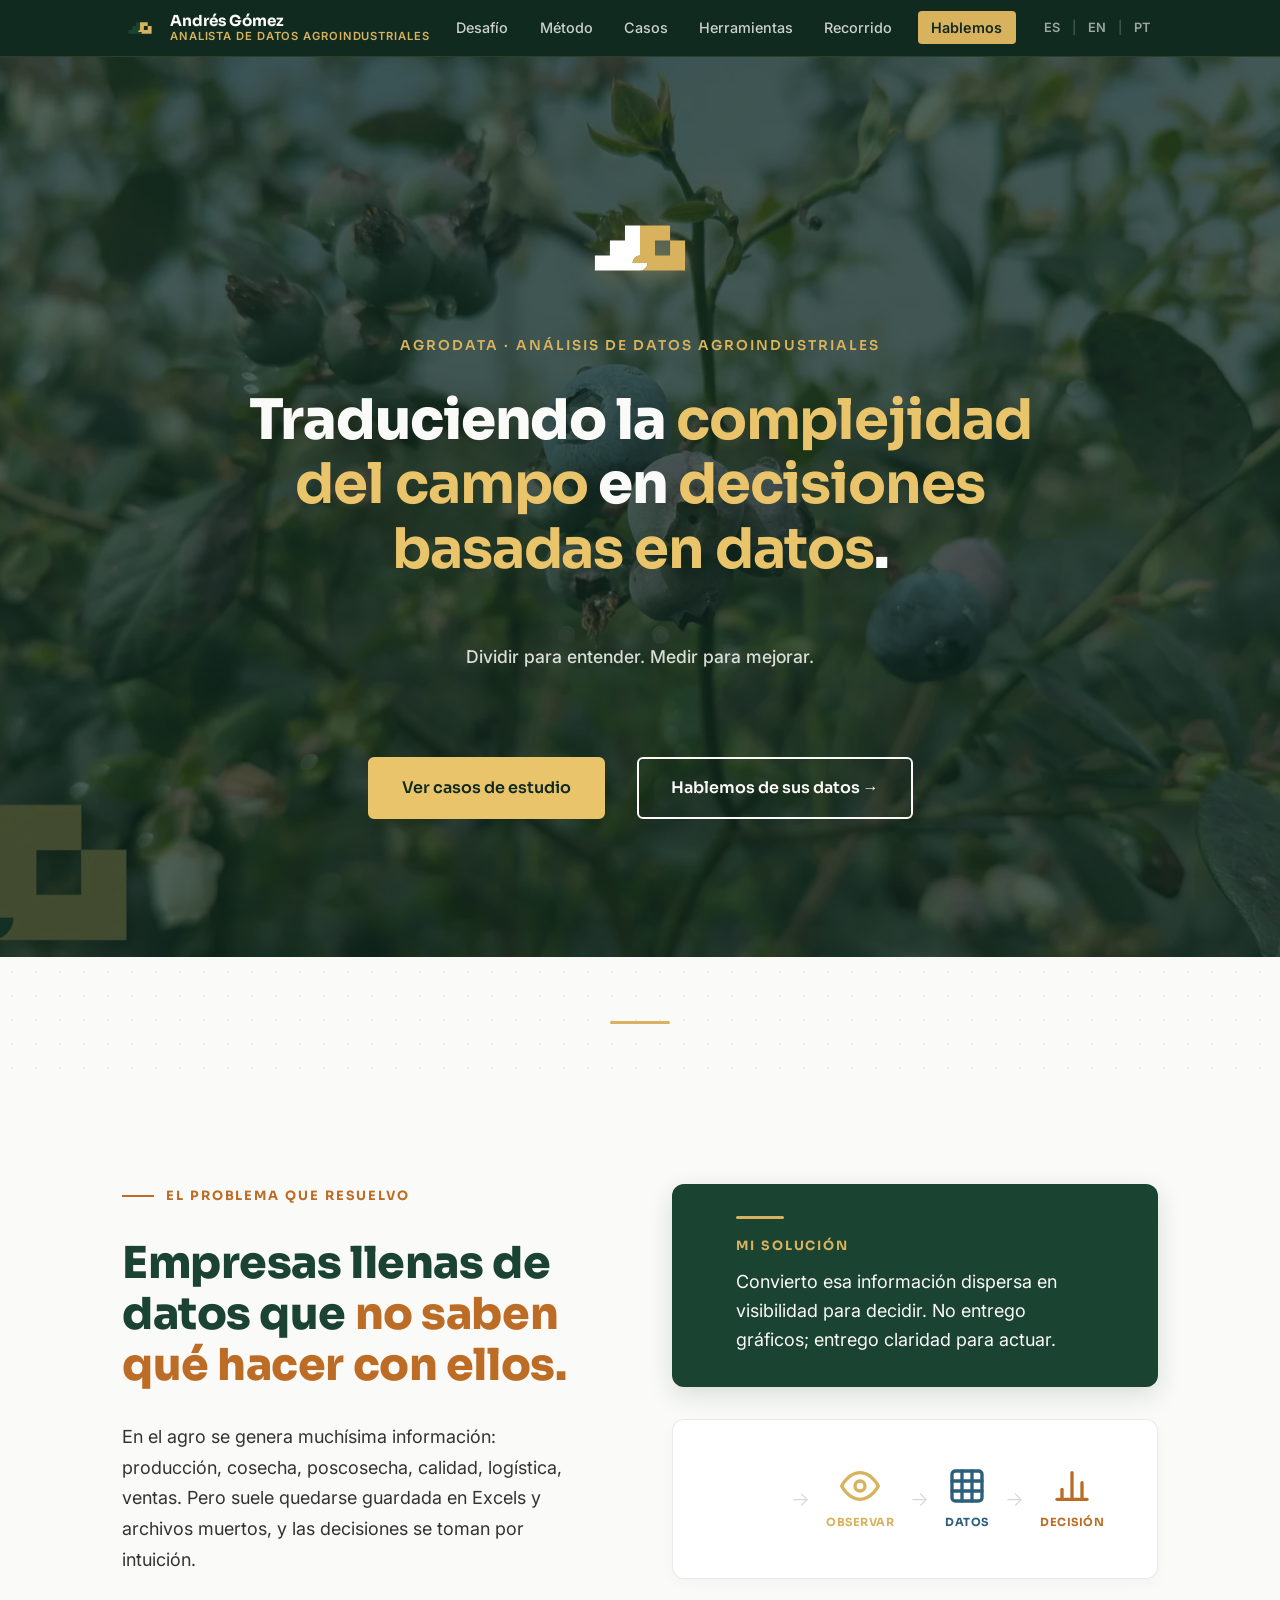
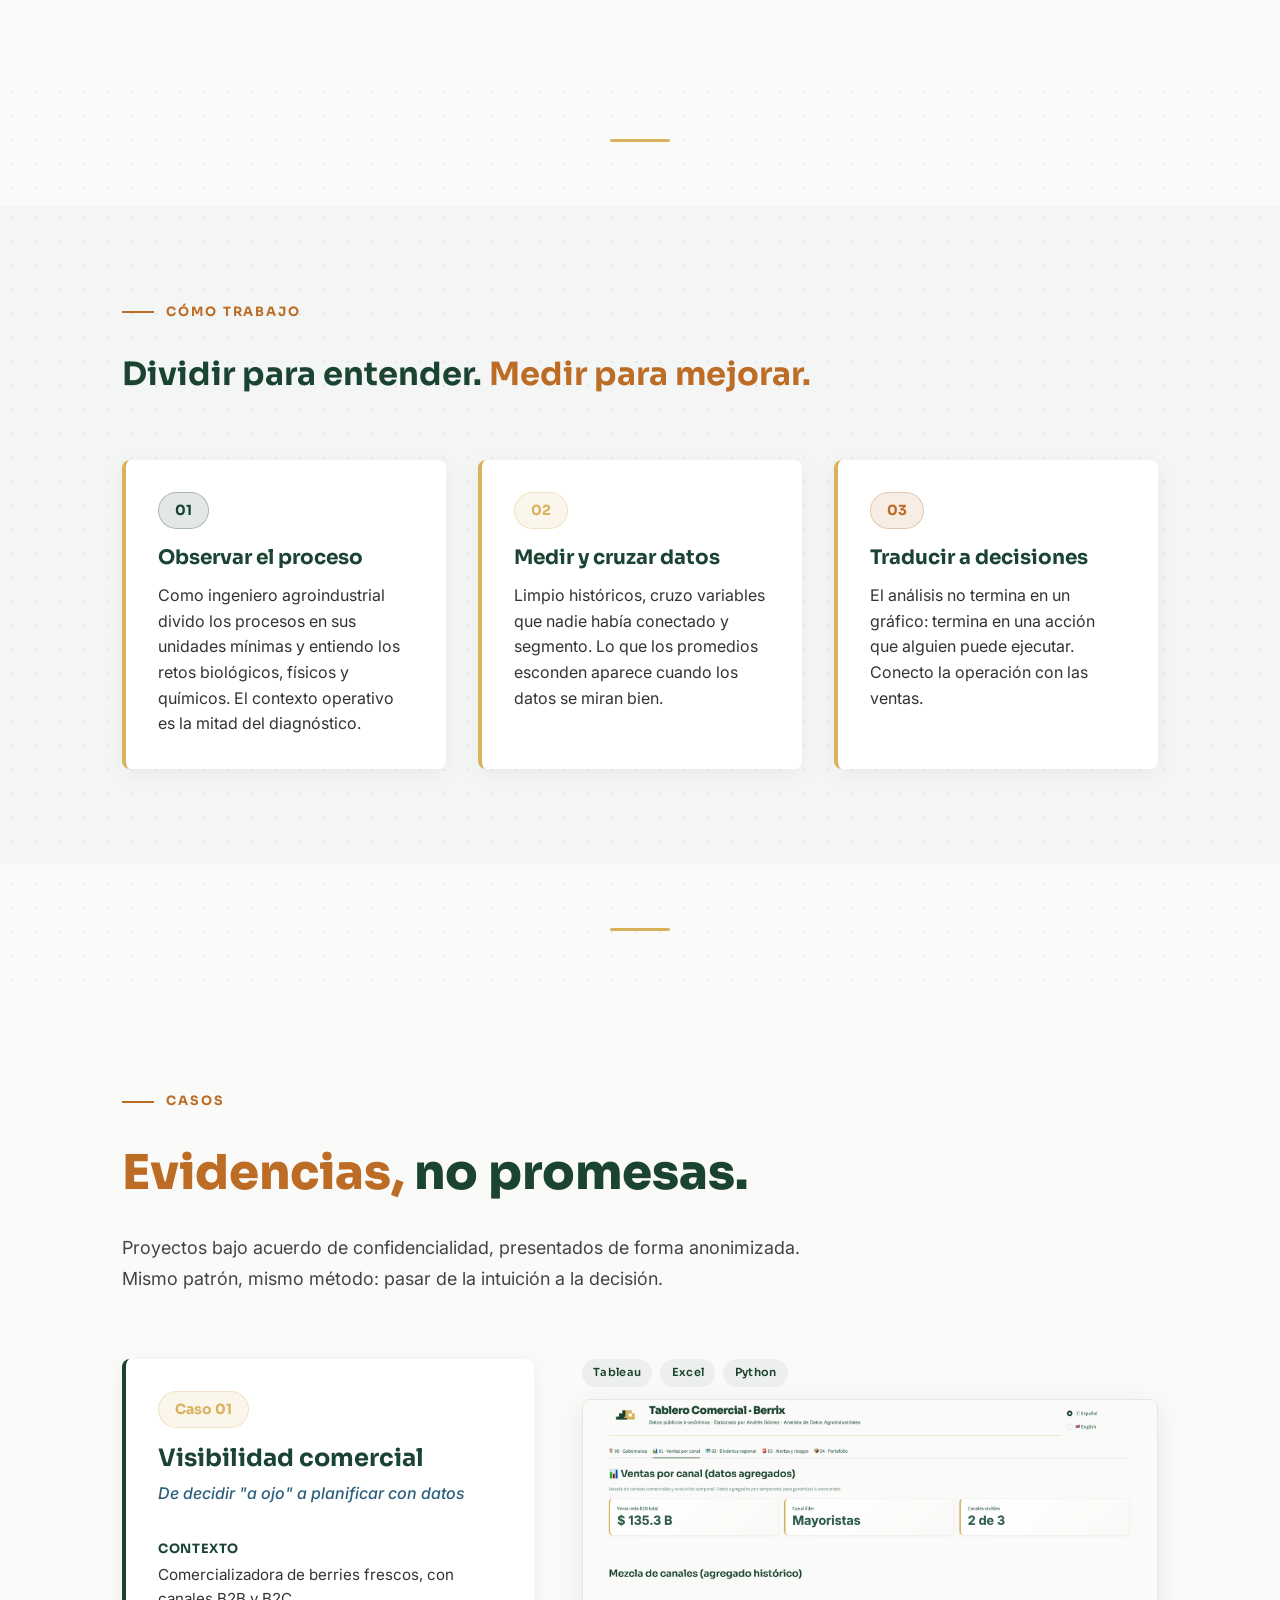
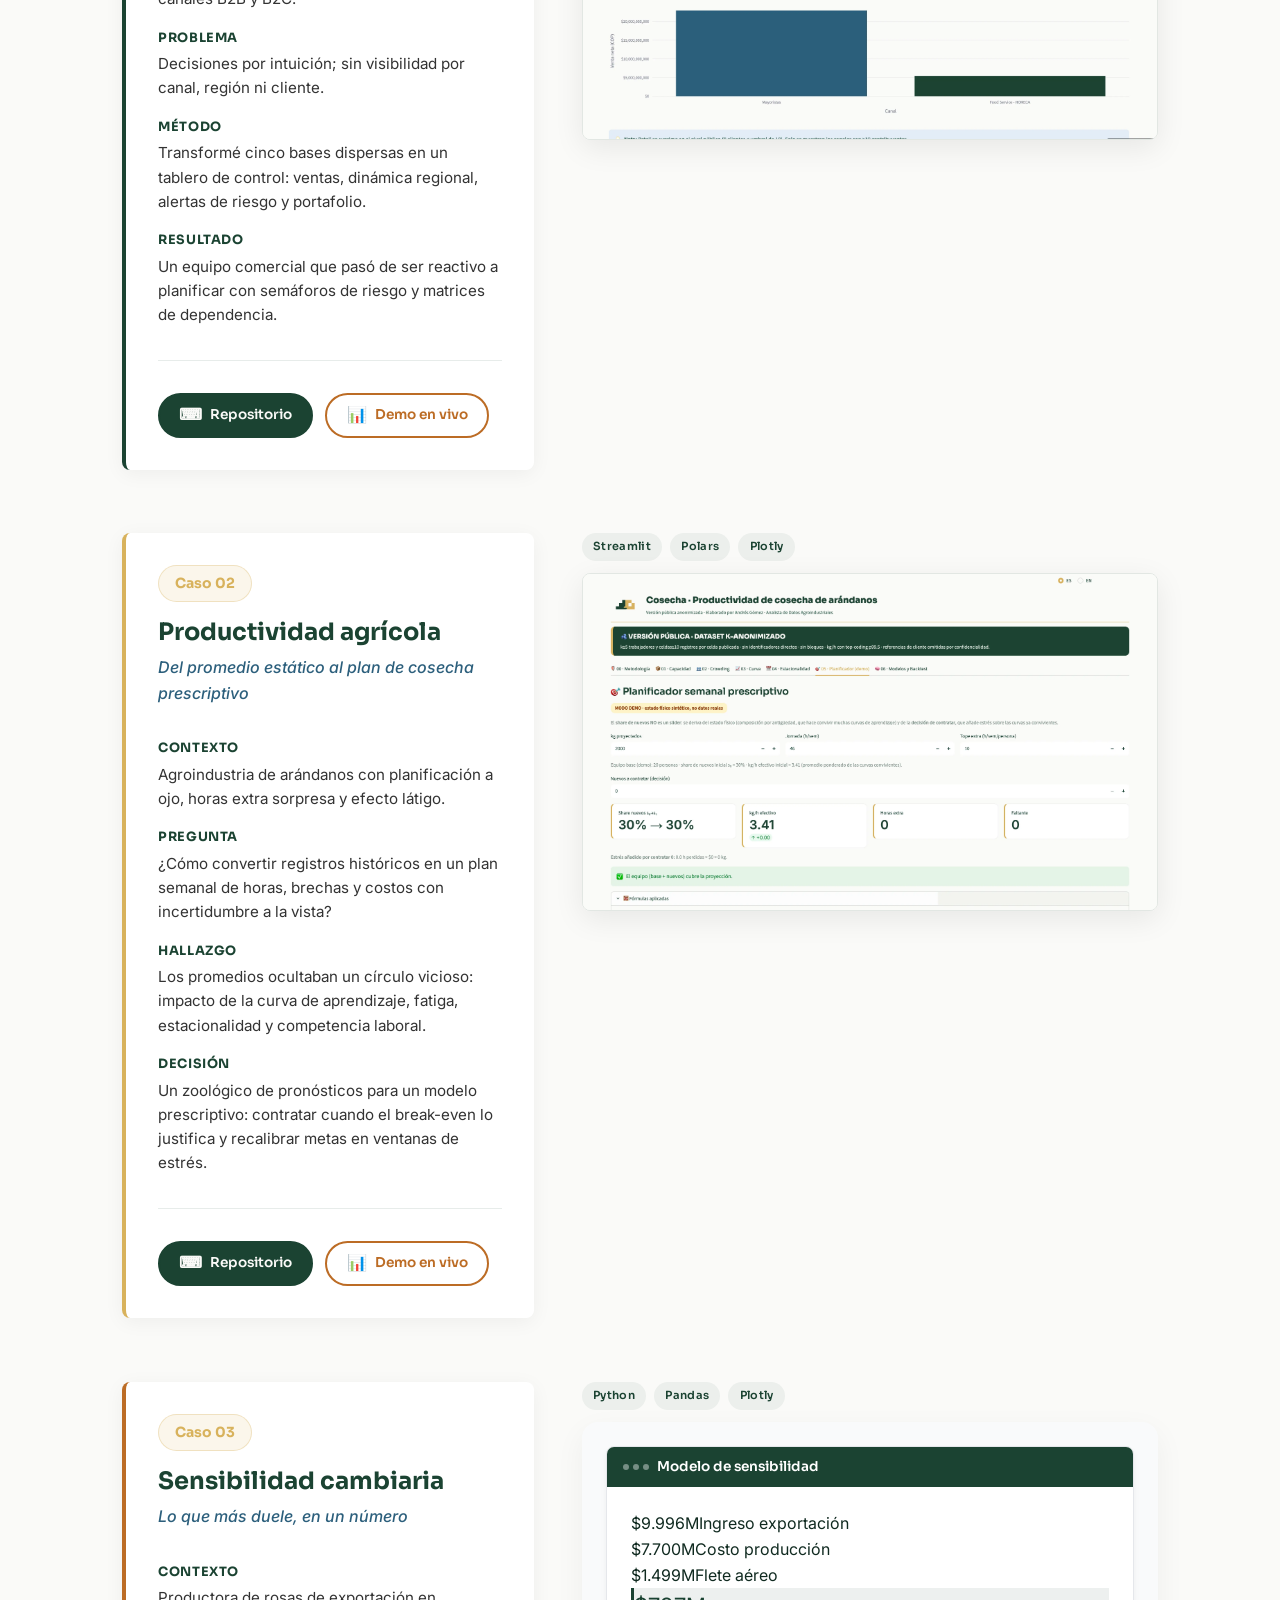
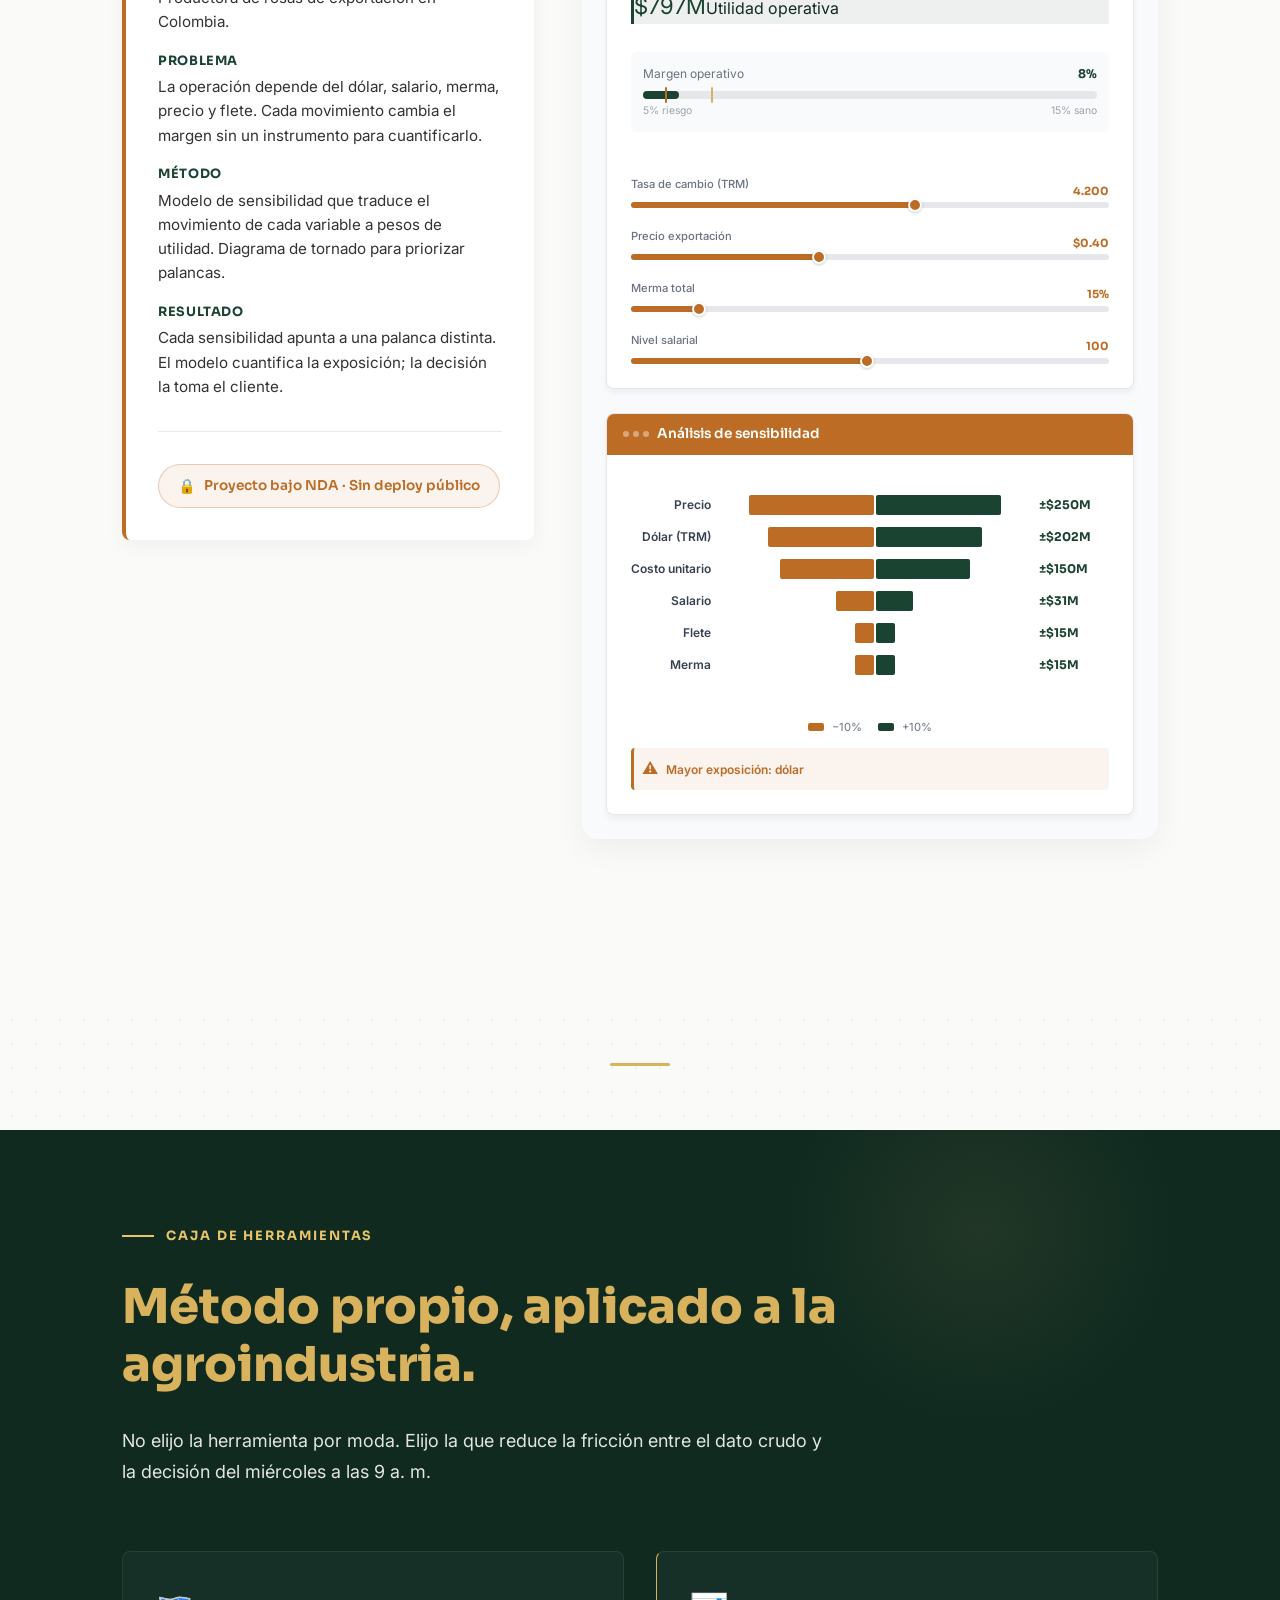
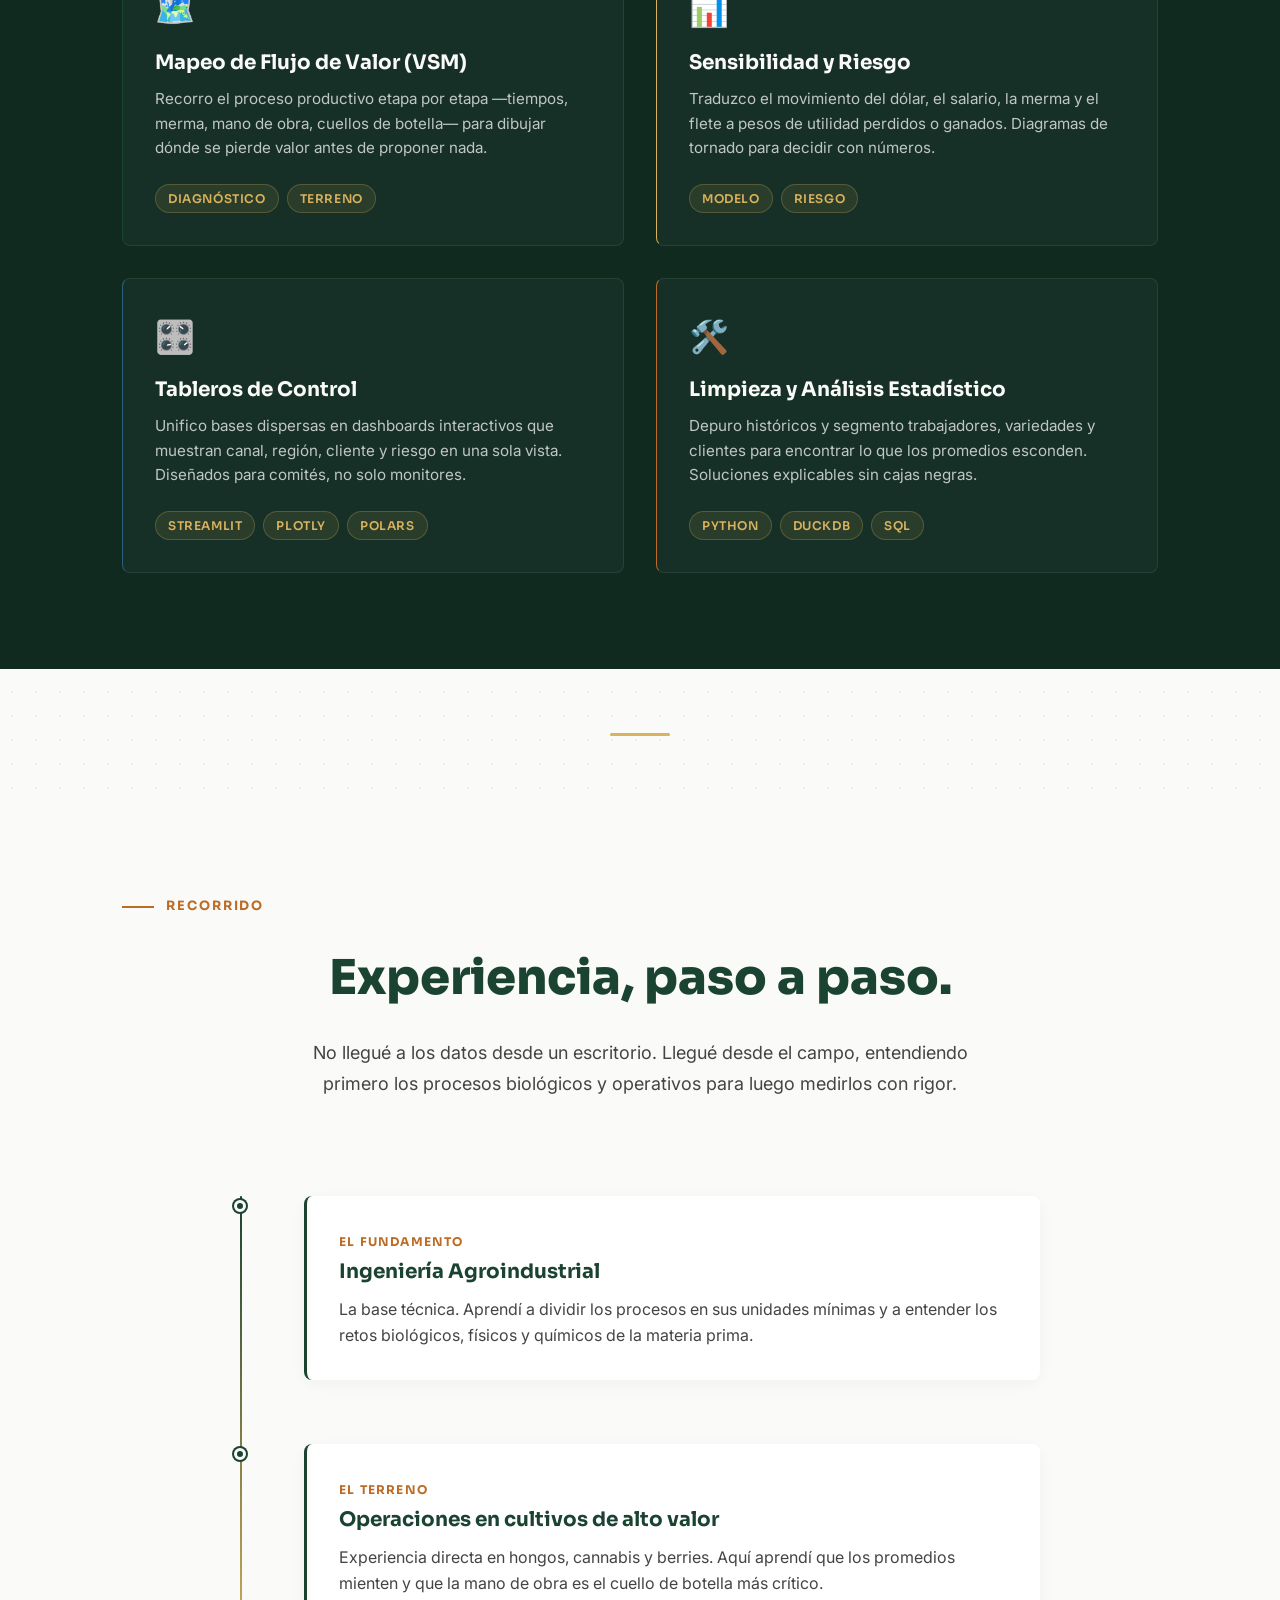
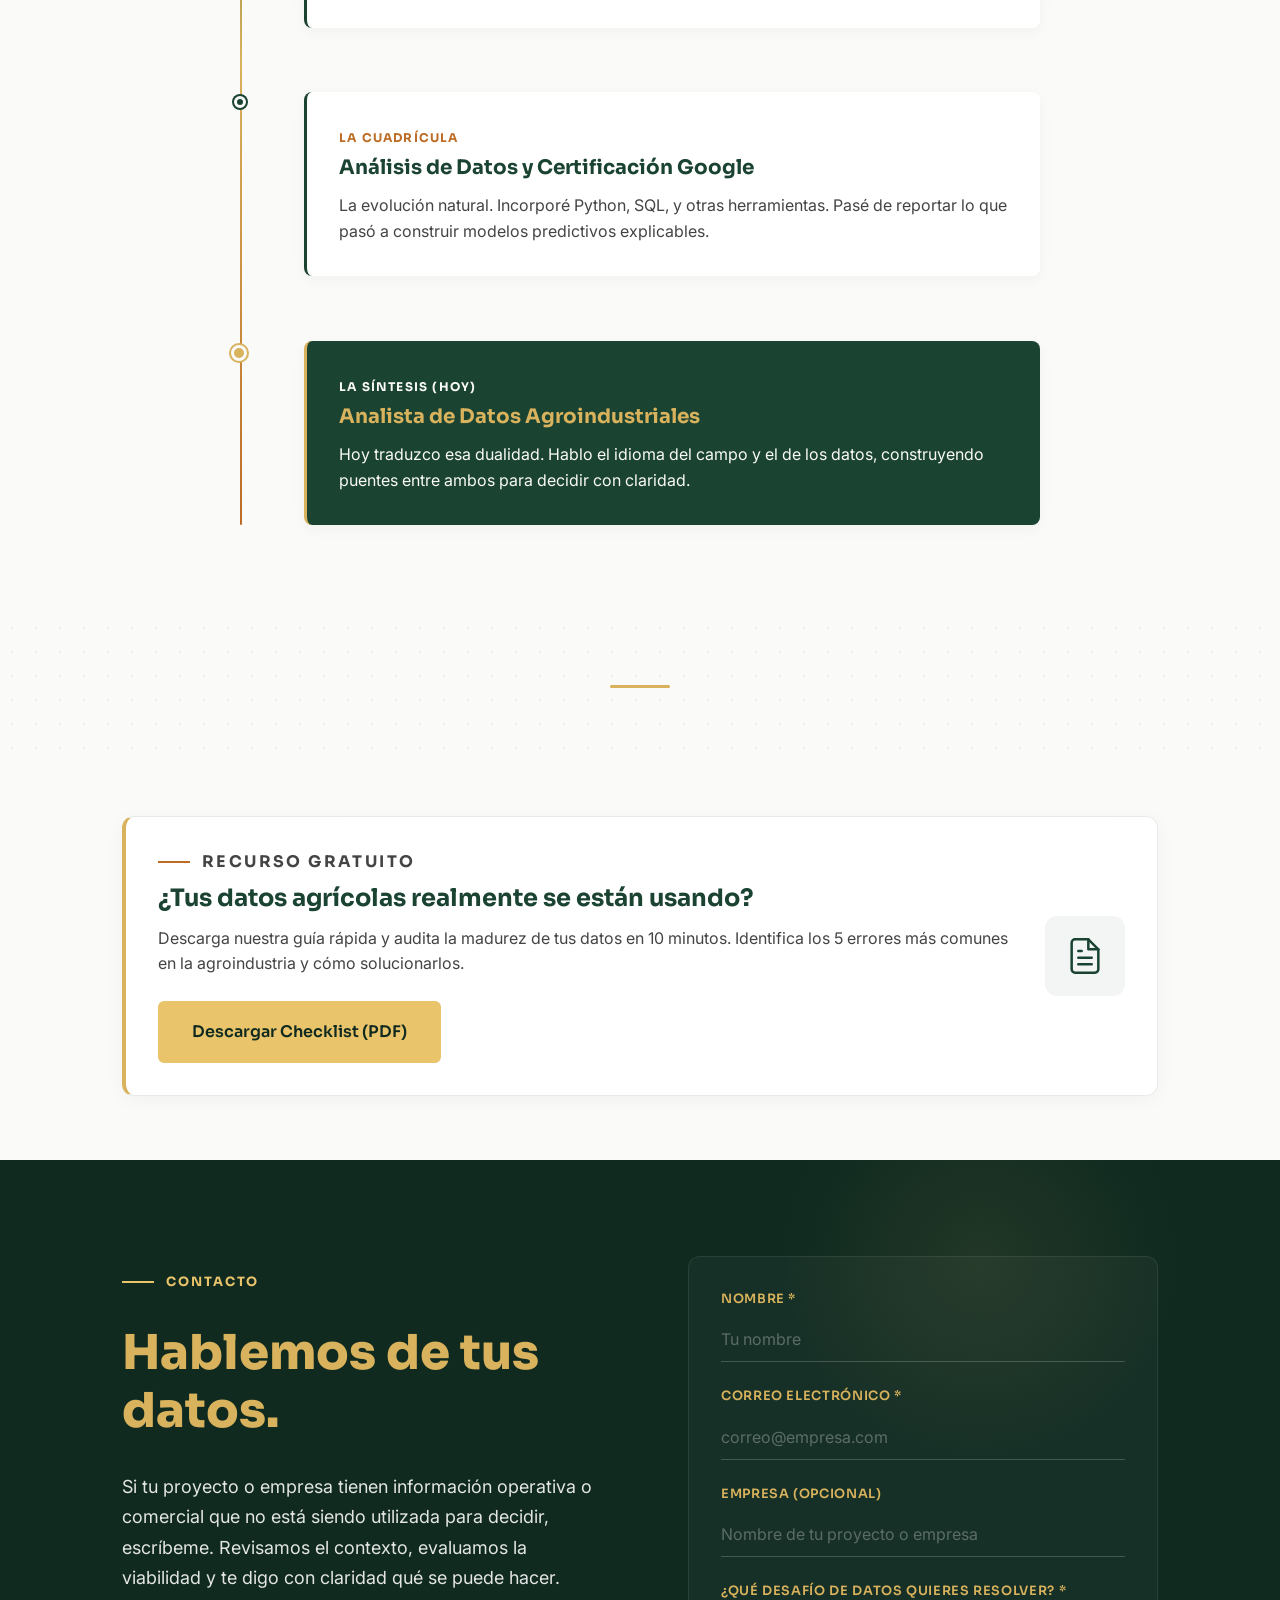
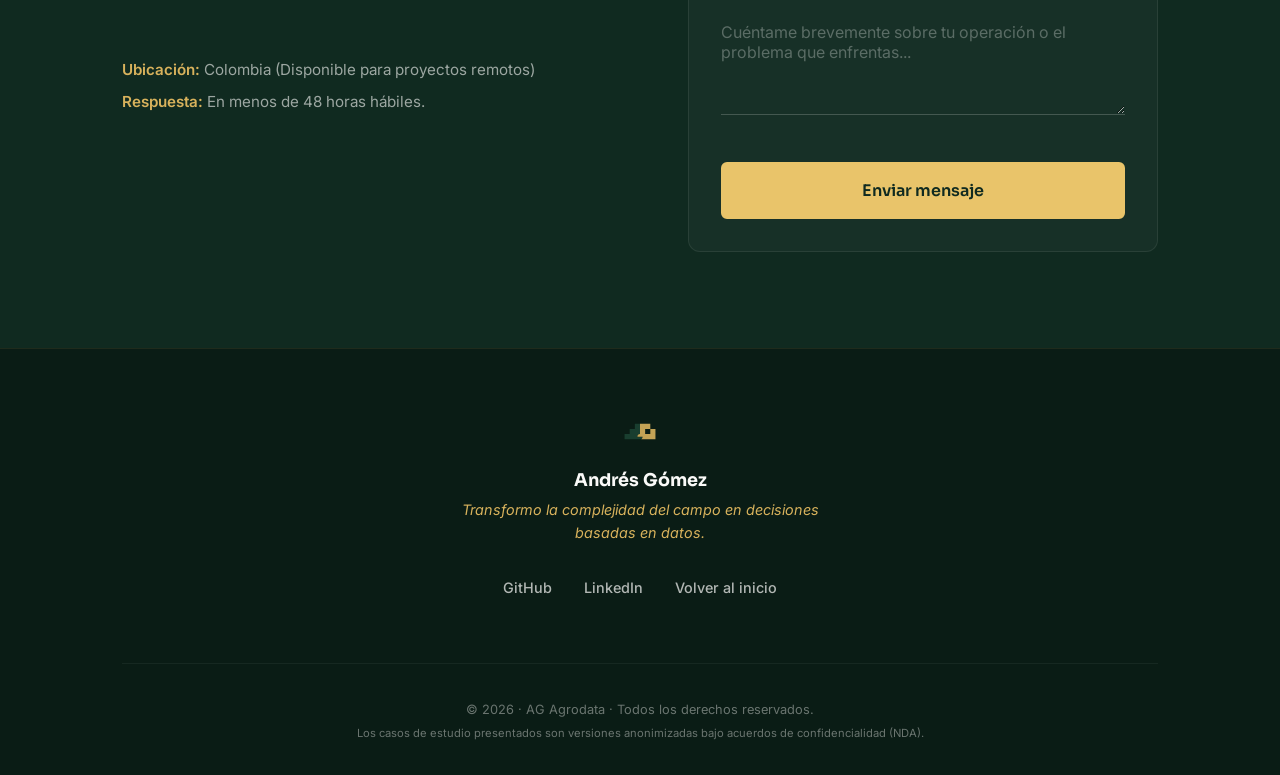
<file: index.html>
<!DOCTYPE html>
<html lang="es">
<head>
    <meta charset="UTF-8">
    <meta name="viewport" content="width=device-width, initial-scale=1.0">
    <title>Andrés Gómez · Analista de Datos Agroindustriales</title>
    <meta name="description" content="Transformo la complejidad del campo en decisiones basadas en datos. Portafolio de casos reales en agroindustria bajo NDA.">
    <meta name="author" content="Andrés Gómez">
    <meta name="keywords" content="analista de datos, agroindustria, business intelligence, Colombia, berries, productividad">

    <!-- Open Graph / Social Media -->
    <meta property="og:type" content="website">
    <meta property="og:title" content="Andrés Gómez · Analista de Datos Agroindustriales">
    <meta property="og:description" content="Transformo la complejidad del campo en decisiones basadas en datos.">
    <meta property="og:url" content="https://ag-agrodata.github.io">

    <!-- Canonical URL -->
    <link rel="canonical" href="https://ag-agrodata.github.io">

    <!-- Stylesheets -->
    <link rel="stylesheet" href="css/style.css">
    <link rel="stylesheet" href="css/animations.css">

    <!-- Favicon -->
    <link rel="icon" type="image/svg+xml" href="assets/ag6.svg">
    <link rel="preconnect" href="https://fonts.googleapis.com">

    <!-- Structured Data (JSON-LD) -->
    <script type="application/ld+json">
    {
      "@context": "https://schema.org",
      "@type": "Person",
      "name": "Andrés Gómez",
      "jobTitle": "Analista de Datos Agroindustriales",
      "url": "https://ag-agrodata.github.io",
      "sameAs": ["https://github.com/ag-agrodata"],
      "address": {
        "@type": "PostalAddress",
        "addressLocality": "Popayán",
        "addressRegion": "Cauca",
        "addressCountry": "CO"
      }
    }
    </script>
    <!-- SEO Multilingüe -->
    <link rel="alternate" hreflang="es" href="https://ag-agrodata.github.io/" />
    <link rel="alternate" hreflang="en" href="https://ag-agrodata.github.io/index-en.html" />
    <link rel="alternate" hreflang="pt" href="https://ag-agrodata.github.io/index-pt.html" />
    <link rel="alternate" hreflang="x-default" href="https://ag-agrodata.github.io/" />
</head>
<body>

    <!-- Navegación -->
    <nav class="site-nav" id="site-nav" aria-label="Navegación principal">
      <div class="container nav-container">
        <a href="#" class="nav-brand" aria-label="Andrés Gómez - Inicio">
          <img src="assets/ag6.svg" alt="AG Logo" class="nav-logo" width="36" height="36">
          <div class="nav-brand-text">
            <span class="nav-name">Andrés Gómez</span>
            <span class="nav-role">Analista de Datos Agroindustriales</span>
          </div>
        </a>
        <button class="nav-toggle" id="nav-toggle" aria-label="Abrir menú" aria-expanded="false" aria-controls="nav-links">
          <span class="nav-toggle-bar"></span>
          <span class="nav-toggle-bar"></span>
          <span class="nav-toggle-bar"></span>
        </button>
        <ul class="nav-links" id="nav-links">
          <li><a href="#problema">Desafío</a></li>
          <li><a href="#metodo">Método</a></li>
          <li><a href="#casos">Casos</a></li>
          <li><a href="#herramientas">Herramientas</a></li>
          <li><a href="#recorrido">Recorrido</a></li>
          <li><a href="#contacto" class="nav-cta">Hablemos</a></li>
          <li class="lang-selector">
            <a href="index.html" class="lang-link">ES</a>
            <span class="lang-sep">|</span>
            <a href="index-en.html" class="lang-link">EN</a>
            <span class="lang-sep">|</span>
            <a href="index-pt.html" class="lang-link">PT</a>
          </li>
        </ul>
      </div>
    </nav>

    <!-- Hero Section -->
    <header class="hero" role="banner">
      <div class="hero-bg-carousel">
        <div class="carousel-track">
          <img src="assets/images/1.webp" alt="" class="carousel-slide active">
          <img src="assets/images/2.webp" alt="" class="carousel-slide">
          <img src="assets/images/3.webp" alt="" class="carousel-slide">
        </div>
        <div class="hero-overlay"></div>
      </div>

      <div class="container hero-container">
        <img src="assets/ag6-oscuro.svg" alt="AG · Andrés Gómez" class="hero-logo-large fade-in">
        <p class="hero-eyebrow fade-in">AGRODATA · ANÁLISIS DE DATOS AGROINDUSTRIALES</p>
        <h1 class="fade-in">Traduciendo la <em>complejidad del campo</em> en <em>decisiones basadas en datos</em>.</h1>
        <div class="hero-slider fade-in" role="region" aria-label="Frases destacadas">
          <p class="slider-text active">Dividir para entender. Medir para mejorar.</p>
          <p class="slider-text">De decidir "a ojo" a planificar con datos.</p>
          <p class="slider-text">No entrego gráficos; entrego claridad para actuar.</p>
        </div>
        <div class="cta-group fade-in">
          <a href="#casos" class="btn btn-primary">Ver casos de estudio</a>
          <a href="#contacto" class="btn btn-secondary">Hablemos de sus datos →</a>
        </div>
      </div>
    </header>

    <div class="section-divider" role="presentation"></div>

    <!-- Problema -->
    <section id="problema" class="section-problema" aria-labelledby="problema-label">
      <div class="container">
        <div class="problema-seccion1 fade-in">
          <p class="section-label" id="problema-label">El problema que resuelvo</p>
          <h2 class="problema-titulo">Empresas llenas de datos que <span class="text-terracota">no saben qué hacer con ellos.</span></h2>
          <p class="problema-texto">En el agro se genera muchísima información: producción, cosecha, poscosecha, calidad, logística, ventas. Pero suele quedarse guardada en Excels y archivos muertos, y las decisiones se toman por intuición.</p>
        </div>
        <div class="problema-seccion2 fade-in">
          <div class="solucion-card">
            <p class="solucion-label">Mi solución</p>
            <p class="solucion-texto">Convierto esa información dispersa en visibilidad para decidir. No entrego gráficos; entrego claridad para actuar.</p>
          </div>
          <div class="animacion-placeholder" aria-hidden="true">
            <div class="anim-stage anim-stage-1">
              <svg viewBox="0 0 24 24" fill="none" stroke="currentColor" stroke-width="2" stroke-linecap="round" stroke-linejoin="round"><path d="M12 22v-9"></path><path d="M12 13c-3 0-5-3-5-7 3 0 5 3 5 7z"></path><path d="M12 13c3 0 5-3 5-7-3 0-5 3-5 7z"></path></svg>
              <span class="anim-label">Campo</span>
            </div>
            <div class="anim-arrow">→</div>
            <div class="anim-stage anim-stage-2">
              <svg viewBox="0 0 24 24" fill="none" stroke="currentColor" stroke-width="2" stroke-linecap="round" stroke-linejoin="round"><path d="M1 12s4-8 11-8 11 8 11 8-4 8-11 8-11-8-11-8z"></path><circle cx="12" cy="12" r="3"></circle></svg>
              <span class="anim-label">Observar</span>
            </div>
            <div class="anim-arrow">→</div>
            <div class="anim-stage anim-stage-3">
              <svg viewBox="0 0 24 24" fill="none" stroke="currentColor" stroke-width="2" stroke-linecap="round" stroke-linejoin="round"><rect x="3" y="3" width="18" height="18" rx="2" ry="2"></rect><line x1="3" y1="9" x2="21" y2="9"></line><line x1="3" y1="15" x2="21" y2="15"></line><line x1="9" y1="3" x2="9" y2="21"></line><line x1="15" y1="3" x2="15" y2="21"></line></svg>
              <span class="anim-label">Datos</span>
            </div>
            <div class="anim-arrow">→</div>
            <div class="anim-stage anim-stage-4">
              <svg viewBox="0 0 24 24" fill="none" stroke="currentColor" stroke-width="2" stroke-linecap="round" stroke-linejoin="round"><line x1="18" y1="20" x2="18" y2="10"></line><line x1="12" y1="20" x2="12" y2="4"></line><line x1="6" y1="20" x2="6" y2="14"></line><line x1="3" y1="20" x2="21" y2="20"></line></svg>
              <span class="anim-label">Decisión</span>
            </div>
          </div>
        </div>
      </div>
    </section>

    <div class="section-divider" role="presentation"></div>

    <!-- Método -->
    <section id="metodo" class="section-metodo bg-subtle" aria-labelledby="metodo-label">
      <div class="container">
        <p class="section-label" id="metodo-label">Cómo trabajo</p>
        <h2 class="metodo-subtitulo">
          <span class="text-verde">Dividir para entender.</span>
          <span class="text-terracota">Medir para mejorar.</span>
        </h2>
        <div class="metodo-grid" role="list">
          <article class="metodo-card fade-in" role="listitem">
            <span class="metodo-badge">01</span>
            <h3>Observar el proceso</h3>
            <p>Como ingeniero agroindustrial divido los procesos en sus unidades mínimas y entiendo los retos biológicos, físicos y químicos. El contexto operativo es la mitad del diagnóstico.</p>
          </article>
          <article class="metodo-card fade-in" role="listitem">
            <span class="metodo-badge">02</span>
            <h3>Medir y cruzar datos</h3>
            <p>Limpio históricos, cruzo variables que nadie había conectado y segmento. Lo que los promedios esconden aparece cuando los datos se miran bien.</p>
          </article>
          <article class="metodo-card fade-in" role="listitem">
            <span class="metodo-badge">03</span>
            <h3>Traducir a decisiones</h3>
            <p>El análisis no termina en un gráfico: termina en una acción que alguien puede ejecutar. Conecto la operación con las ventas.</p>
          </article>
        </div>
      </div>
    </section>

    <div class="section-divider" role="presentation"></div>

    <!-- Casos -->
    <section id="casos" class="section-casos" aria-labelledby="casos-label">
      <div class="container">
        <p class="section-label" id="casos-label">Casos</p>
        <h2 class="casos-titulo fade-in">
          <span class="text-terracota">Evidencias,</span> <span class="text-verde">no promesas.</span>
        </h2>
        <p class="casos-subtitulo fade-in">
          Proyectos bajo acuerdo de confidencialidad, presentados de forma anonimizada.
          Mismo patrón, mismo método: pasar de la intuición a la decisión.
        </p>

        <!-- CASO 1 -->
        <article class="caso-row fade-in" aria-labelledby="caso1-titulo">
          <div class="caso-card caso-comercial">
            <span class="caso-badge">Caso 01</span>
            <h3 id="caso1-titulo">Visibilidad comercial</h3>
            <p class="caso-tagline">De decidir "a ojo" a planificar con datos</p>
            <div class="caso-body">
              <div class="caso-field"><strong>Contexto</strong><p>Comercializadora de berries frescos, con canales B2B y B2C.</p></div>
              <div class="caso-field"><strong>Problema</strong><p>Decisiones por intuición; sin visibilidad por canal, región ni cliente.</p></div>
              <div class="caso-field"><strong>Método</strong><p>Transformé cinco bases dispersas en un tablero de control: ventas, dinámica regional, alertas de riesgo y portafolio.</p></div>
              <div class="caso-field"><strong>Resultado</strong><p>Un equipo comercial que pasó de ser reactivo a planificar con semáforos de riesgo y matrices de dependencia.</p></div>
            </div>
            <div class="caso-footer">
              <div class="caso-links">
                <a href="https://github.com/ag-agrodata/berries-dashboard" class="caso-link github" target="_blank" rel="noopener noreferrer">
                  <span class="link-icon">⌨</span><span>Repositorio</span>
                </a>
                <a href="https://berries-dashboard-ztwjxjslwpatnh5kvgn9wd.streamlit.app/" class="caso-link streamlit" target="_blank" rel="noopener noreferrer">
                  <span class="link-icon">📊</span><span>Demo en vivo</span>
                </a>
              </div>
            </div>
          </div>

          <div class="caso-visual-wrapper">
            <div class="stack-badge">
              <span>Tableau</span><span>Excel</span><span>Python</span>
            </div>
            <div class="caso-visual" aria-hidden="true">
              <img src="assets/images/4.webp" alt="Dashboard comercial - Ventas por canal" class="caso-screenshot">
            </div>
          </div>
        </article>

        <!-- CASO 2 -->
        <article class="caso-row fade-in" aria-labelledby="caso2-titulo">
          <div class="caso-card caso-operativo">
            <span class="caso-badge">Caso 02</span>
            <h3 id="caso2-titulo">Productividad agrícola</h3>
            <p class="caso-tagline">Del promedio estático al plan de cosecha prescriptivo</p>
            <div class="caso-body">
              <div class="caso-field"><strong>Contexto</strong><p>Agroindustria de arándanos con planificación a ojo, horas extra sorpresa y efecto látigo.</p></div>
              <div class="caso-field"><strong>Pregunta</strong><p>¿Cómo convertir registros históricos en un plan semanal de horas, brechas y costos con incertidumbre a la vista?</p></div>
              <div class="caso-field"><strong>Hallazgo</strong><p>Los promedios ocultaban un círculo vicioso: impacto de la curva de aprendizaje, fatiga, estacionalidad y competencia laboral.</p></div>
              <div class="caso-field"><strong>Decisión</strong><p>Un zoológico de pronósticos para un modelo prescriptivo: contratar cuando el break-even lo justifica y recalibrar metas en ventanas de estrés.</p></div>
            </div>
            <div class="caso-footer">
              <div class="caso-links">
                <a href="https://github.com/ag-agrodata/cosecha-public" class="caso-link github" target="_blank" rel="noopener noreferrer">
                  <span class="link-icon">⌨</span><span>Repositorio</span>
                </a>
                <a href="https://cosecha-public-bvexudmlprqdcpwzjzmpxb.streamlit.app/" class="caso-link streamlit" target="_blank" rel="noopener noreferrer">
                  <span class="link-icon">📊</span><span>Demo en vivo</span>
                </a>
              </div>
            </div>
          </div>

          <div class="caso-visual-wrapper">
            <div class="stack-badge">
              <span>Streamlit</span><span>Polars</span><span>Plotly</span>
            </div>
            <div class="caso-visual" aria-hidden="true">
              <img src="assets/images/5.webp" alt="Dashboard de productividad de cosecha - planificador" class="caso-screenshot">
            </div>
          </div>
        </article>

        <!-- CASO 3 -->
        <article class="caso-row fade-in" aria-labelledby="caso3-titulo">
          <div class="caso-card caso-modelo">
            <span class="caso-badge">Caso 03</span>
            <h3 id="caso3-titulo">Sensibilidad cambiaria</h3>
            <p class="caso-tagline">Lo que más duele, en un número</p>
            <div class="caso-body">
              <div class="caso-field"><strong>Contexto</strong><p>Productora de rosas de exportación en Colombia.</p></div>
              <div class="caso-field"><strong>Problema</strong><p>La operación depende del dólar, salario, merma, precio y flete. Cada movimiento cambia el margen sin un instrumento para cuantificarlo.</p></div>
              <div class="caso-field"><strong>Método</strong><p>Modelo de sensibilidad que traduce el movimiento de cada variable a pesos de utilidad. Diagrama de tornado para priorizar palancas.</p></div>
              <div class="caso-field"><strong>Resultado</strong><p>Cada sensibilidad apunta a una palanca distinta. El modelo cuantifica la exposición; la decisión la toma el cliente.</p></div>
            </div>
            <div class="caso-footer">
              <span class="caso-status">Proyecto bajo NDA · Sin deploy público</span>
            </div>
          </div>

          <div class="caso-visual-wrapper">
            <div class="stack-badge">
              <span>Python</span><span>Pandas</span><span>Plotly</span>
            </div>
            <div class="caso-visual" aria-hidden="true">
              <div class="mockup-grid-1x2">
                <div class="mockup-panel">
                  <div class="mockup-header" style="background: #1B4332;">
                    <span class="window-dots"><span></span><span></span><span></span></span>Modelo de sensibilidad
                  </div>
                  <div class="mockup-body">
                    <div class="kpi-grid-mini">
                      <div class="kpi-mini"><span class="kpi-mini-val">$9.996M</span><span class="kpi-mini-lbl">Ingreso exportación</span></div>
                      <div class="kpi-mini"><span class="kpi-mini-val">$7.700M</span><span class="kpi-mini-lbl">Costo producción</span></div>
                      <div class="kpi-mini"><span class="kpi-mini-val">$1.499M</span><span class="kpi-mini-lbl">Flete aéreo</span></div>
                      <div class="kpi-mini kpi-highlight"><span class="kpi-mini-val">$797M</span><span class="kpi-mini-lbl">Utilidad operativa</span></div>
                    </div>
                    <div class="margin-bar-container">
                      <div class="margin-label"><span>Margen operativo</span><span class="margin-value">8%</span></div>
                      <div class="margin-bar">
                        <div class="margin-fill" style="width: 8%;"></div>
                        <div class="margin-threshold risk" style="left: 5%;"></div>
                        <div class="margin-threshold healthy" style="left: 15%;"></div>
                      </div>
                      <div class="margin-legend"><span>5% riesgo</span><span>15% sano</span></div>
                    </div>
                    <div class="slider-group">
                      <div class="slider-item"><span class="slider-label">Tasa de cambio (TRM)</span><div class="slider-track"><div class="slider-fill" style="width: 60%;"></div><span class="slider-value">4.200</span></div></div>
                      <div class="slider-item"><span class="slider-label">Precio exportación</span><div class="slider-track"><div class="slider-fill" style="width: 40%;"></div><span class="slider-value">$0.40</span></div></div>
                      <div class="slider-item"><span class="slider-label">Merma total</span><div class="slider-track"><div class="slider-fill" style="width: 15%;"></div><span class="slider-value">15%</span></div></div>
                      <div class="slider-item"><span class="slider-label">Nivel salarial</span><div class="slider-track"><div class="slider-fill" style="width: 50%;"></div><span class="slider-value">100</span></div></div>
                    </div>
                  </div>
                </div>
                <div class="mockup-panel">
                  <div class="mockup-header" style="background: #BC6C25;">
                    <span class="window-dots"><span></span><span></span><span></span></span>Análisis de sensibilidad
                  </div>
                  <div class="mockup-body">
                    <div class="tornado-chart">
                      <div class="tornado-row"><span class="tornado-label">Precio</span><div class="tornado-bars"><div class="tornado-bar negative" style="width: 40%;"></div><div class="tornado-bar positive" style="width: 40%;"></div></div><span class="tornado-value">±$250M</span></div>
                      <div class="tornado-row"><span class="tornado-label">Dólar (TRM)</span><div class="tornado-bars"><div class="tornado-bar negative" style="width: 34%;"></div><div class="tornado-bar positive" style="width: 34%;"></div></div><span class="tornado-value">±$202M</span></div>
                      <div class="tornado-row"><span class="tornado-label">Costo unitario</span><div class="tornado-bars"><div class="tornado-bar negative" style="width: 30%;"></div><div class="tornado-bar positive" style="width: 30%;"></div></div><span class="tornado-value">±$150M</span></div>
                      <div class="tornado-row"><span class="tornado-label">Salario</span><div class="tornado-bars"><div class="tornado-bar negative" style="width: 12%;"></div><div class="tornado-bar positive" style="width: 12%;"></div></div><span class="tornado-value">±$31M</span></div>
                      <div class="tornado-row"><span class="tornado-label">Flete</span><div class="tornado-bars"><div class="tornado-bar negative" style="width: 6%;"></div><div class="tornado-bar positive" style="width: 6%;"></div></div><span class="tornado-value">±$15M</span></div>
                      <div class="tornado-row"><span class="tornado-label">Merma</span><div class="tornado-bars"><div class="tornado-bar negative" style="width: 6%;"></div><div class="tornado-bar positive" style="width: 6%;"></div></div><span class="tornado-value">±$15M</span></div>
                    </div>
                    <div class="tornado-legend">
                      <span class="legend-item"><span class="legend-bar negative"></span>−10%</span>
                      <span class="legend-item"><span class="legend-bar positive"></span>+10%</span>
                    </div>
                    <div class="mini-alert alert-terracota">
                      <span class="alert-icon">⚠️</span>
                      <span class="alert-text">Mayor exposición: dólar</span>
                    </div>
                  </div>
                </div>
              </div>
            </div>
          </div>
        </article>

      </div>
    </section>

    <div class="section-divider" role="presentation"></div>

    <!-- HERRAMIENTAS -->
    <section id="herramientas" class="section-herramientas section-dark" aria-labelledby="herramientas-label">
      <div class="container">
        <p class="section-label" id="herramientas-label">Caja de herramientas</p>
        <h2 class="herramientas-titulo fade-in">Método propio, aplicado a la agroindustria.</h2>
        <p class="herramientas-subtitulo fade-in">No elijo la herramienta por moda. Elijo la que reduce la fricción entre el dato crudo y la decisión del miércoles a las 9 a. m.</p>
        <div class="herramientas-grid" role="list">
          <article class="herramienta-card fade-in" style="border-left-color: var(--verde);" role="listitem">
            <div class="herramienta-icon" aria-hidden="true">🗺️</div>
            <h3>Mapeo de Flujo de Valor (VSM)</h3>
            <p>Recorro el proceso productivo etapa por etapa —tiempos, merma, mano de obra, cuellos de botella— para dibujar dónde se pierde valor antes de proponer nada.</p>
            <div class="tech-tags"><span class="tag">Diagnóstico</span><span class="tag">Terreno</span></div>
          </article>
          <article class="herramienta-card fade-in" style="border-left-color: var(--dorado);" role="listitem">
            <div class="herramienta-icon" aria-hidden="true">📊</div>
            <h3>Sensibilidad y Riesgo</h3>
            <p>Traduzco el movimiento del dólar, el salario, la merma y el flete a pesos de utilidad perdidos o ganados. Diagramas de tornado para decidir con números.</p>
            <div class="tech-tags"><span class="tag">Modelo</span><span class="tag">Riesgo</span></div>
          </article>
          <article class="herramienta-card fade-in" style="border-left-color: var(--azul);" role="listitem">
            <div class="herramienta-icon" aria-hidden="true">🎛️</div>
            <h3>Tableros de Control</h3>
            <p>Unifico bases dispersas en dashboards interactivos que muestran canal, región, cliente y riesgo en una sola vista. Diseñados para comités, no solo monitores.</p>
            <div class="tech-tags"><span class="tag">Streamlit</span><span class="tag">Plotly</span><span class="tag">Polars</span></div>
          </article>
          <article class="herramienta-card fade-in" style="border-left-color: var(--terracota);" role="listitem">
            <div class="herramienta-icon" aria-hidden="true">🛠️</div>
            <h3>Limpieza y Análisis Estadístico</h3>
            <p>Depuro históricos y segmento trabajadores, variedades y clientes para encontrar lo que los promedios esconden. Soluciones explicables sin cajas negras.</p>
            <div class="tech-tags"><span class="tag">Python</span><span class="tag">DuckDB</span><span class="tag">SQL</span></div>
          </article>
        </div>
      </div>
    </section>

    <div class="section-divider" role="presentation"></div>

    <!-- Recorrido -->
    <section id="recorrido" class="section-recorrido" aria-labelledby="recorrido-label">
      <div class="container">
        <p class="section-label" id="recorrido-label">Recorrido</p>
        <h2 class="recorrido-titulo fade-in">Experiencia, paso a paso.</h2>
        <p class="recorrido-subtitulo fade-in">
          No llegué a los datos desde un escritorio. Llegué desde el campo, entendiendo primero los procesos biológicos y operativos para luego medirlos con rigor.
        </p>
        <div class="timeline" role="list">
          <article class="timeline-item fade-in" role="listitem">
            <div class="timeline-marker" aria-hidden="true"></div>
            <div class="timeline-content">
              <span class="timeline-year">El Fundamento</span>
              <h3>Ingeniería Agroindustrial</h3>
              <p>La base técnica. Aprendí a dividir los procesos en sus unidades mínimas y a entender los retos biológicos, físicos y químicos de la materia prima.</p>
            </div>
          </article>
          <article class="timeline-item fade-in" role="listitem">
            <div class="timeline-marker" aria-hidden="true"></div>
            <div class="timeline-content">
              <span class="timeline-year">El Terreno</span>
              <h3>Operaciones en cultivos de alto valor</h3>
              <p>Experiencia directa en hongos, cannabis y berries. Aquí aprendí que los promedios mienten y que la mano de obra es el cuello de botella más crítico.</p>
            </div>
          </article>
          <article class="timeline-item fade-in" role="listitem">
            <div class="timeline-marker" aria-hidden="true"></div>
            <div class="timeline-content">
              <span class="timeline-year">La Cuadrícula</span>
              <h3>Análisis de Datos y Certificación Google</h3>
              <p>La evolución natural. Incorporé Python, SQL, y otras herramientas. Pasé de reportar lo que pasó a construir modelos predictivos explicables.</p>
            </div>
          </article>
          <article class="timeline-item fade-in" role="listitem">
            <div class="timeline-marker marker-gold" aria-hidden="true"></div>
            <div class="timeline-content content-highlight">
              <span class="timeline-year">La Síntesis (Hoy)</span>
              <h3>Analista de Datos Agroindustriales</h3>
              <p>Hoy traduzco esa dualidad. Hablo el idioma del campo y el de los datos, construyendo puentes entre ambos para decidir con claridad.</p>
            </div>
          </article>
        </div>
      </div>
    </section>

    <div class="section-divider" role="presentation"></div>

    <!-- Lead Magnet: Descarga la Guía -->
    <section class="section-lead-magnet">
      <div class="container">
        <div class="lead-magnet-card fade-in">
          <div class="lead-magnet-content">
            <p class="section-label" style="margin-bottom: 0.5rem;">Recurso Gratuito</p>
            <h3>¿Tus datos agrícolas realmente se están usando?</h3>
            <p>Descarga nuestra guía rápida y audita la madurez de tus datos en 10 minutos. Identifica los 5 errores más comunes en la agroindustria y cómo solucionarlos.</p>
            <a href="assets/downloads/5-senales-datos-agricolas.pdf" class="btn btn-primary" target="_blank" rel="noopener noreferrer">
              Descargar Checklist (PDF)
            </a>
          </div>
          <div class="lead-magnet-visual" aria-hidden="true">
            <!-- Icono representativo del PDF -->
            <svg viewBox="0 0 24 24" fill="none" stroke="currentColor" stroke-width="1.5" stroke-linecap="round" stroke-linejoin="round">
              <path d="M14 2H6a2 2 0 0 0-2 2v16a2 2 0 0 0 2 2h12a2 2 0 0 0 2-2V8z"></path>
              <polyline points="14 2 14 8 20 8"></polyline>
              <line x1="16" y1="13" x2="8" y2="13"></line>
              <line x1="16" y1="17" x2="8" y2="17"></line>
              <polyline points="10 9 9 9 8 9"></polyline>
            </svg>
          </div>
        </div>
      </div>
    </section>

    <!-- Contacto -->
    <section id="contacto" class="section-contacto section-dark" aria-labelledby="contacto-label">
      <div class="container contacto-container">
        <div class="contacto-info fade-in">
          <p class="section-label" id="contacto-label">Contacto</p>
          <h2 class="contacto-titulo">Hablemos de tus datos.</h2>
          <p class="contacto-texto">
            Si tu proyecto o empresa tienen información operativa o comercial que no está siendo utilizada para decidir, escríbeme. Revisamos el contexto, evaluamos la viabilidad y te digo con claridad qué se puede hacer.
          </p>
          <div class="contacto-datos">
            <p><strong>Ubicación:</strong> Colombia (Disponible para proyectos remotos)</p>
            <p><strong>Respuesta:</strong> En menos de 48 horas hábiles.</p>
          </div>
        </div>
        <div class="contacto-form-wrapper fade-in">
          <form name="contacto" method="POST" data-netlify="true" class="contacto-form" novalidate>
            <input type="hidden" name="form-name" value="contacto">
            <div class="form-group">
              <label for="nombre">Nombre <span aria-label="requerido">*</span></label>
              <input type="text" id="nombre" name="nombre" required placeholder="Tu nombre" autocomplete="name">
            </div>
            <div class="form-group">
              <label for="email">Correo electrónico <span aria-label="requerido">*</span></label>
              <input type="email" id="email" name="email" required placeholder="correo@empresa.com" autocomplete="email">
            </div>
            <div class="form-group">
              <label for="empresa">Empresa (Opcional)</label>
              <input type="text" id="empresa" name="empresa" placeholder="Nombre de tu proyecto o empresa" autocomplete="organization">
            </div>
            <div class="form-group">
              <label for="mensaje">¿Qué desafío de datos quieres resolver? <span aria-label="requerido">*</span></label>
              <textarea id="mensaje" name="mensaje" rows="4" required placeholder="Cuéntame brevemente sobre tu operación o el problema que enfrentas..."></textarea>
            </div>
            <button type="submit" class="btn btn-primary btn-full">Enviar mensaje</button>
          </form>
        </div>
      </div>
    </section>

    <!-- Footer -->
    <footer class="site-footer" role="contentinfo">
      <div class="container footer-container">
        <div class="footer-brand">
          <img src="assets/ag6.svg" alt="AG Logo" class="footer-logo" width="48" height="48" loading="lazy">
          <div class="footer-brand-text">
            <span class="footer-name">Andrés Gómez</span>
            <span class="footer-tagline">Transformo la complejidad del campo en decisiones basadas en datos.</span>
          </div>
        </div>
        <div class="footer-links">
          <a href="https://github.com/ag-agrodata" target="_blank" rel="noopener noreferrer">GitHub</a>
          <a href="https://www.linkedin.com/in/afgomez84" target="_blank" rel="noopener noreferrer">LinkedIn</a>
          <a href="#site-nav" onclick="window.scrollTo({top: 0, behavior: 'smooth'}); return false;">Volver al inicio</a>
        </div>
        <div class="footer-legal">
          <p>&copy; 2026 · AG Agrodata · Todos los derechos reservados.</p>
          <p class="footer-legal-small">Los casos de estudio presentados son versiones anonimizadas bajo acuerdos de confidencialidad (NDA).</p>
        </div>
      </div>
    </footer>

    <script src="js/main.js" defer></script>
</body>
</html>
</file>
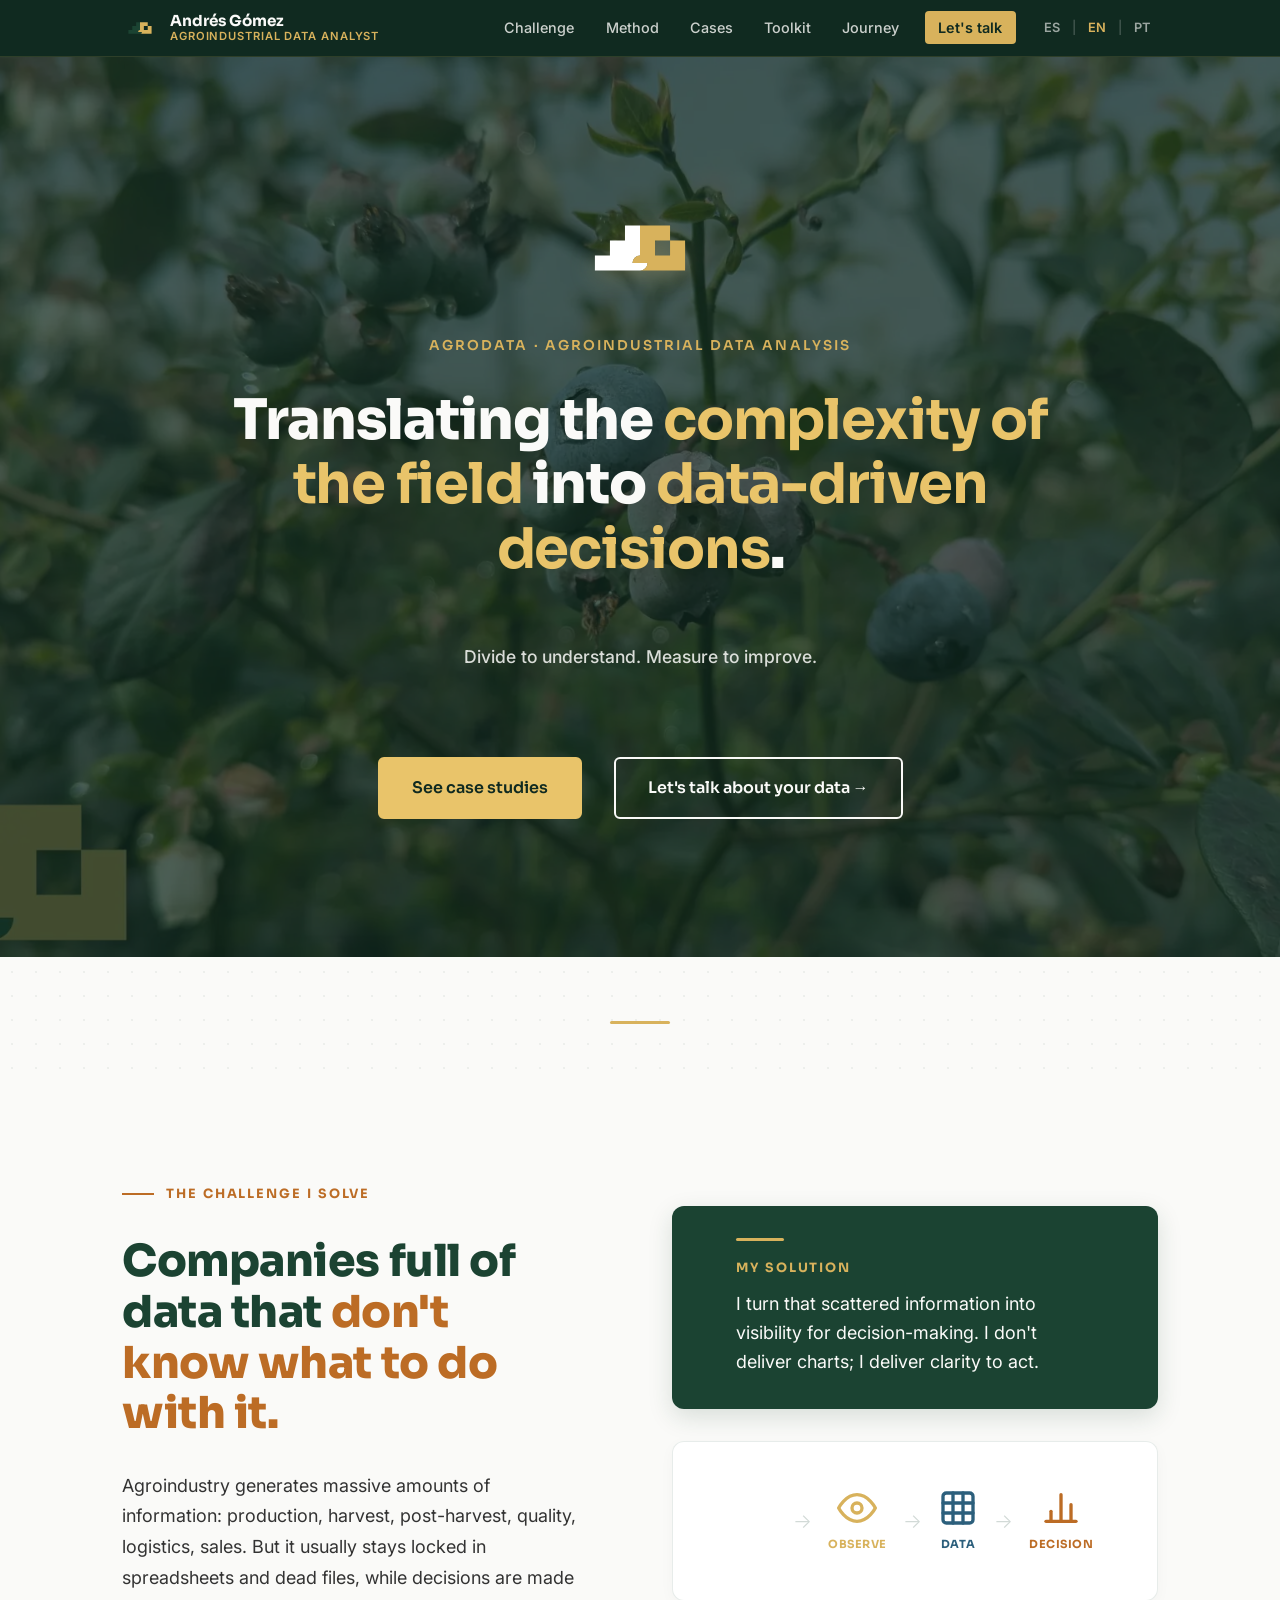
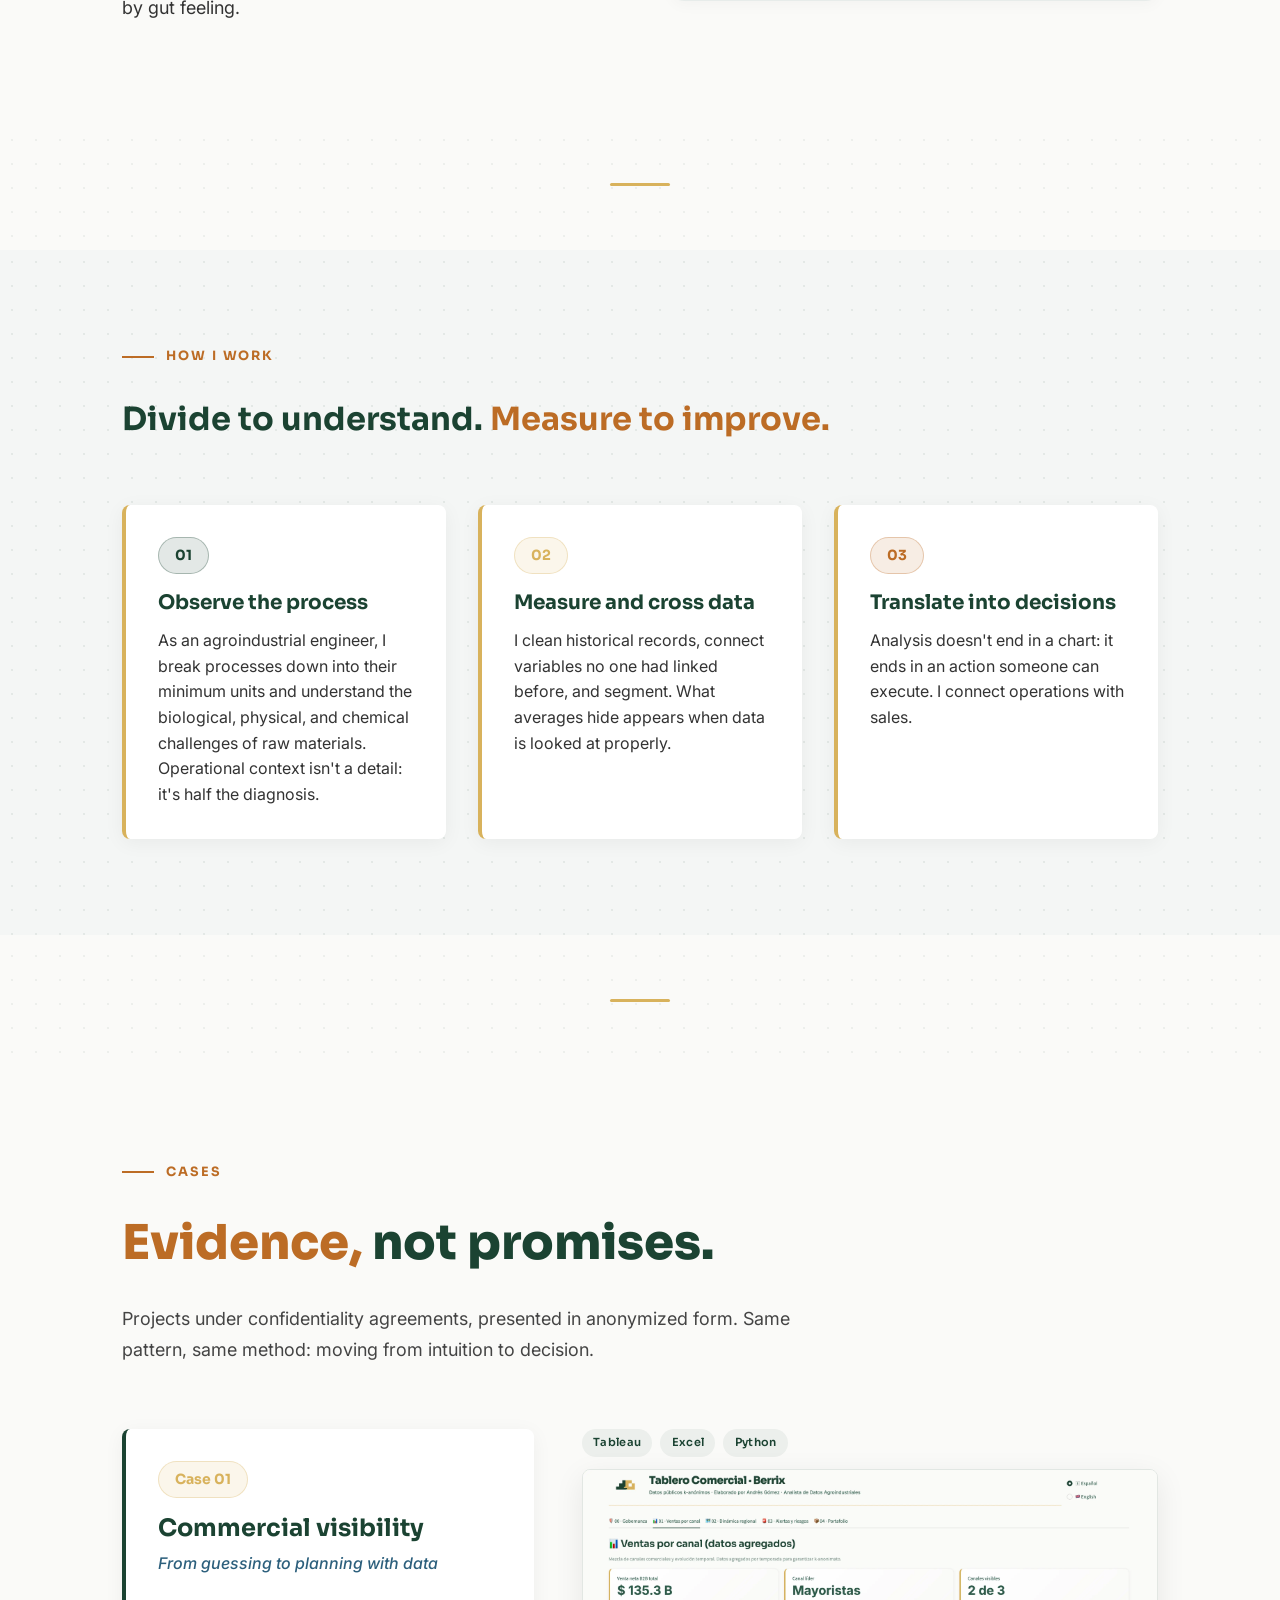
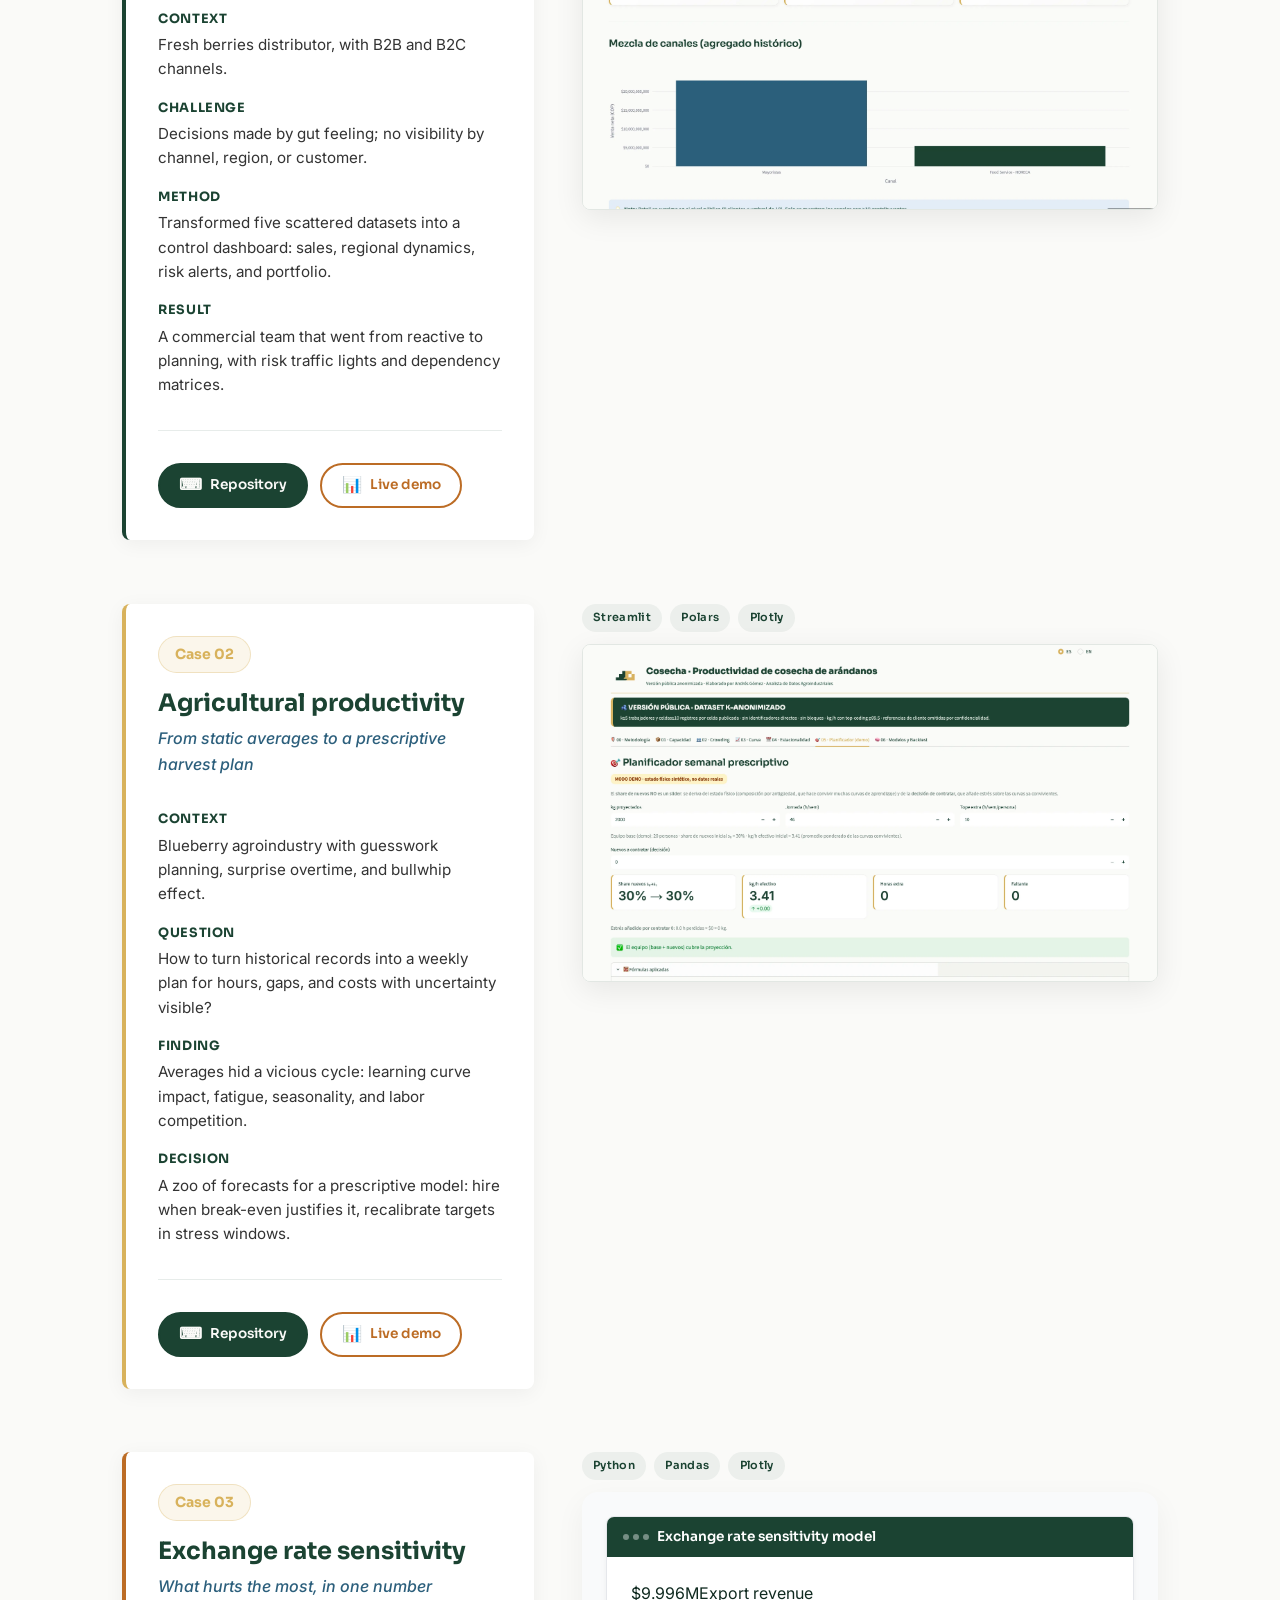
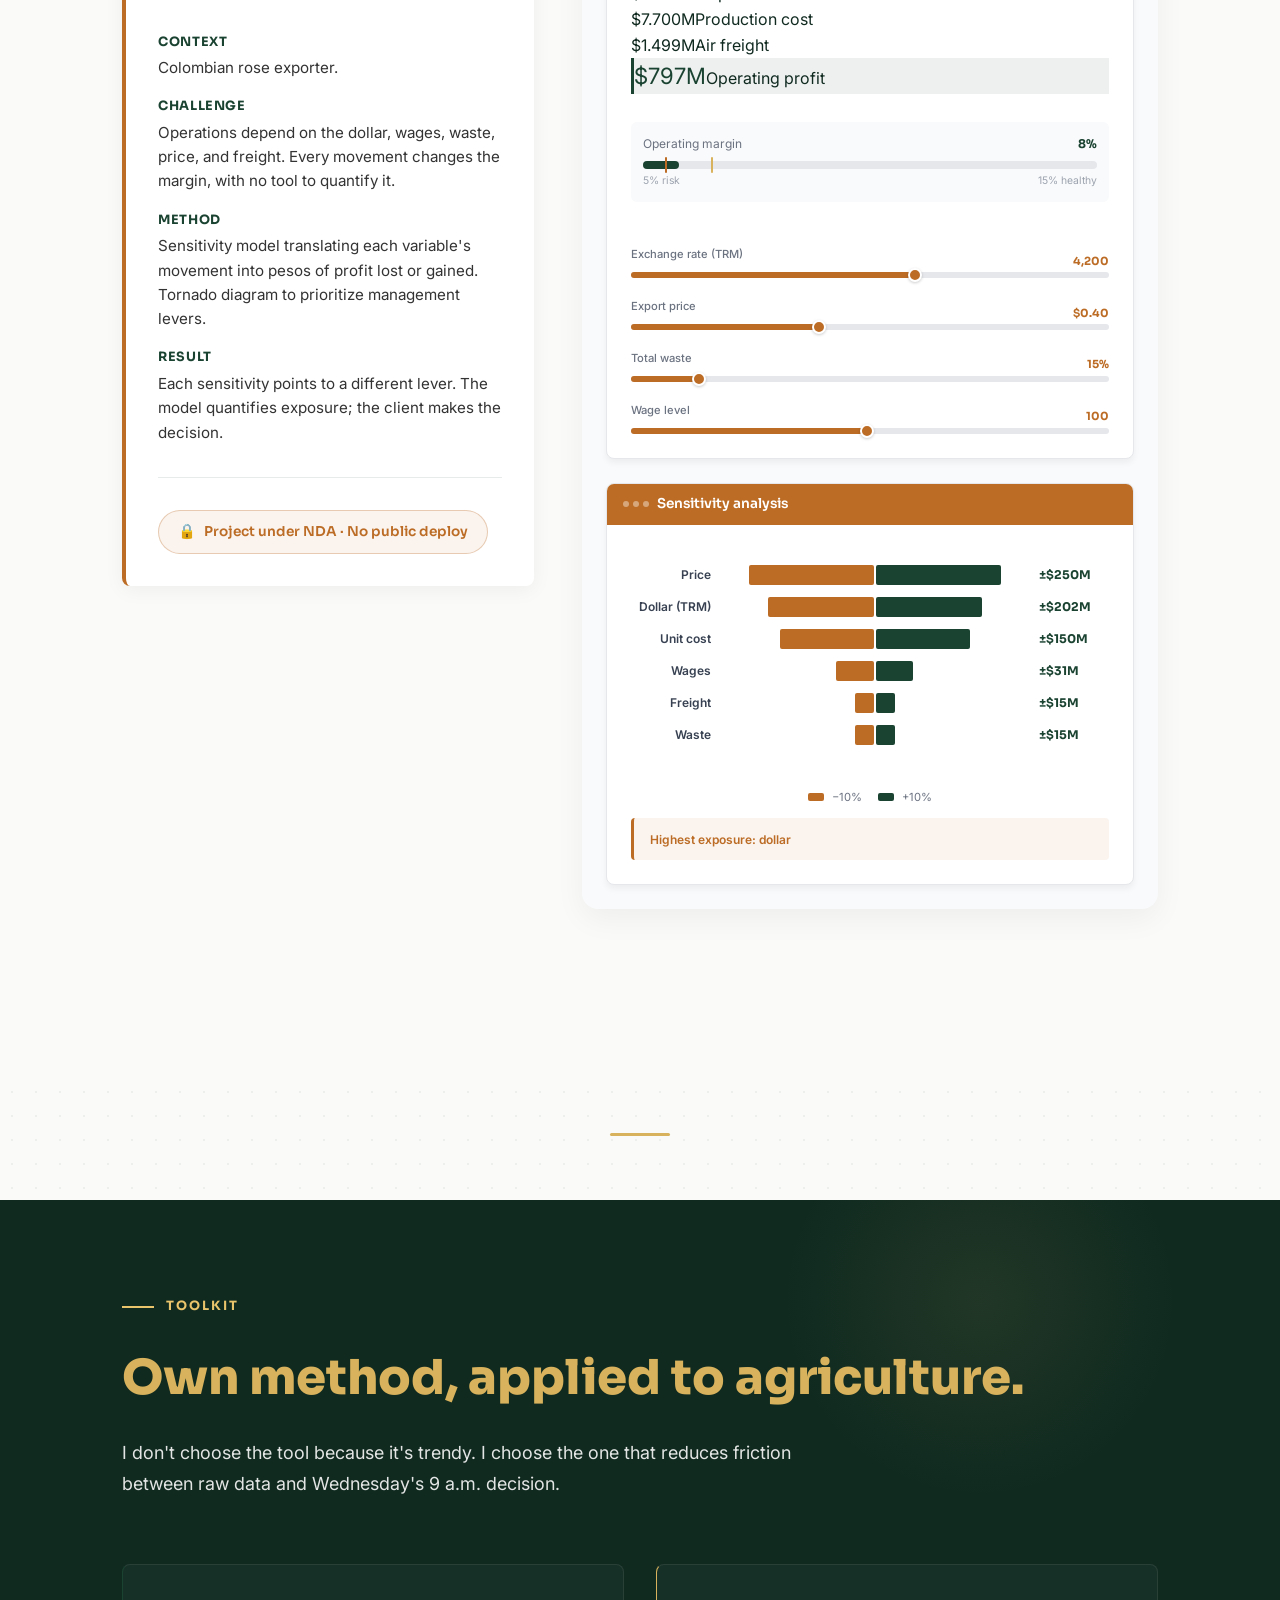
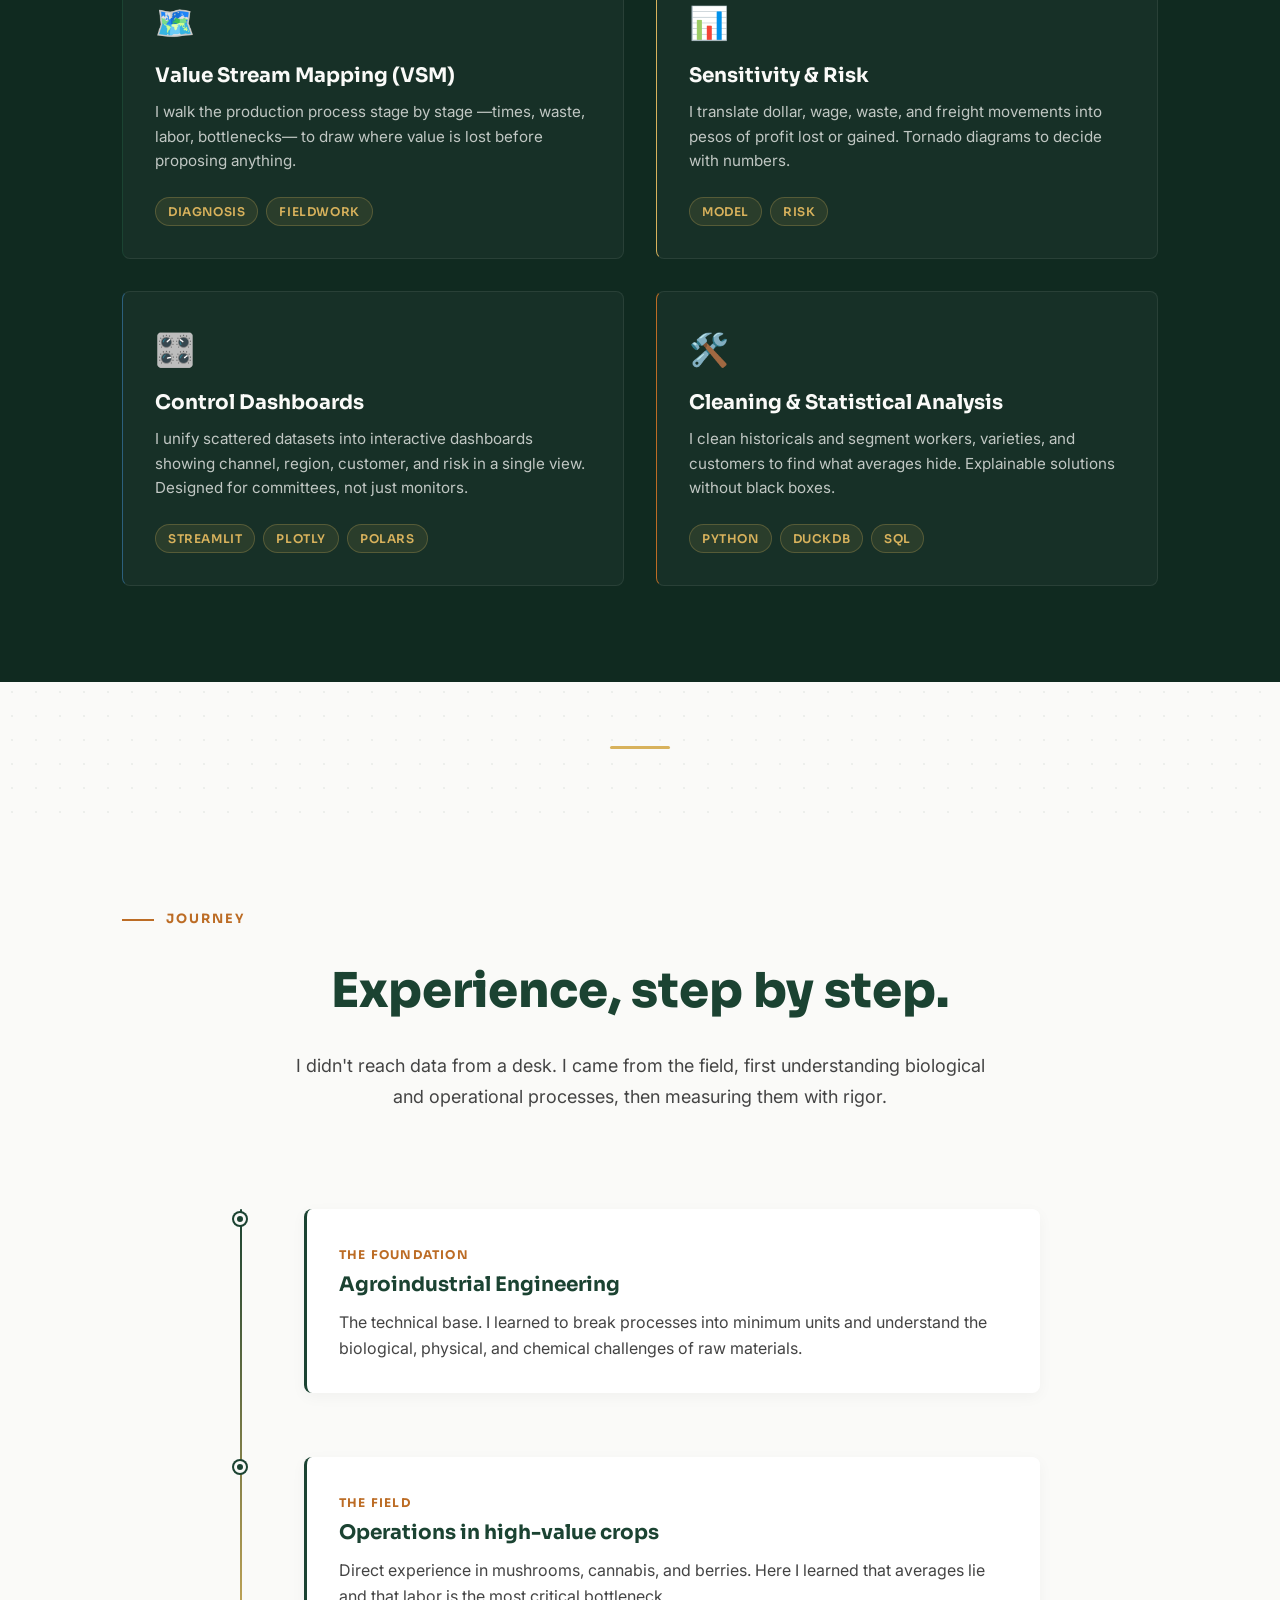
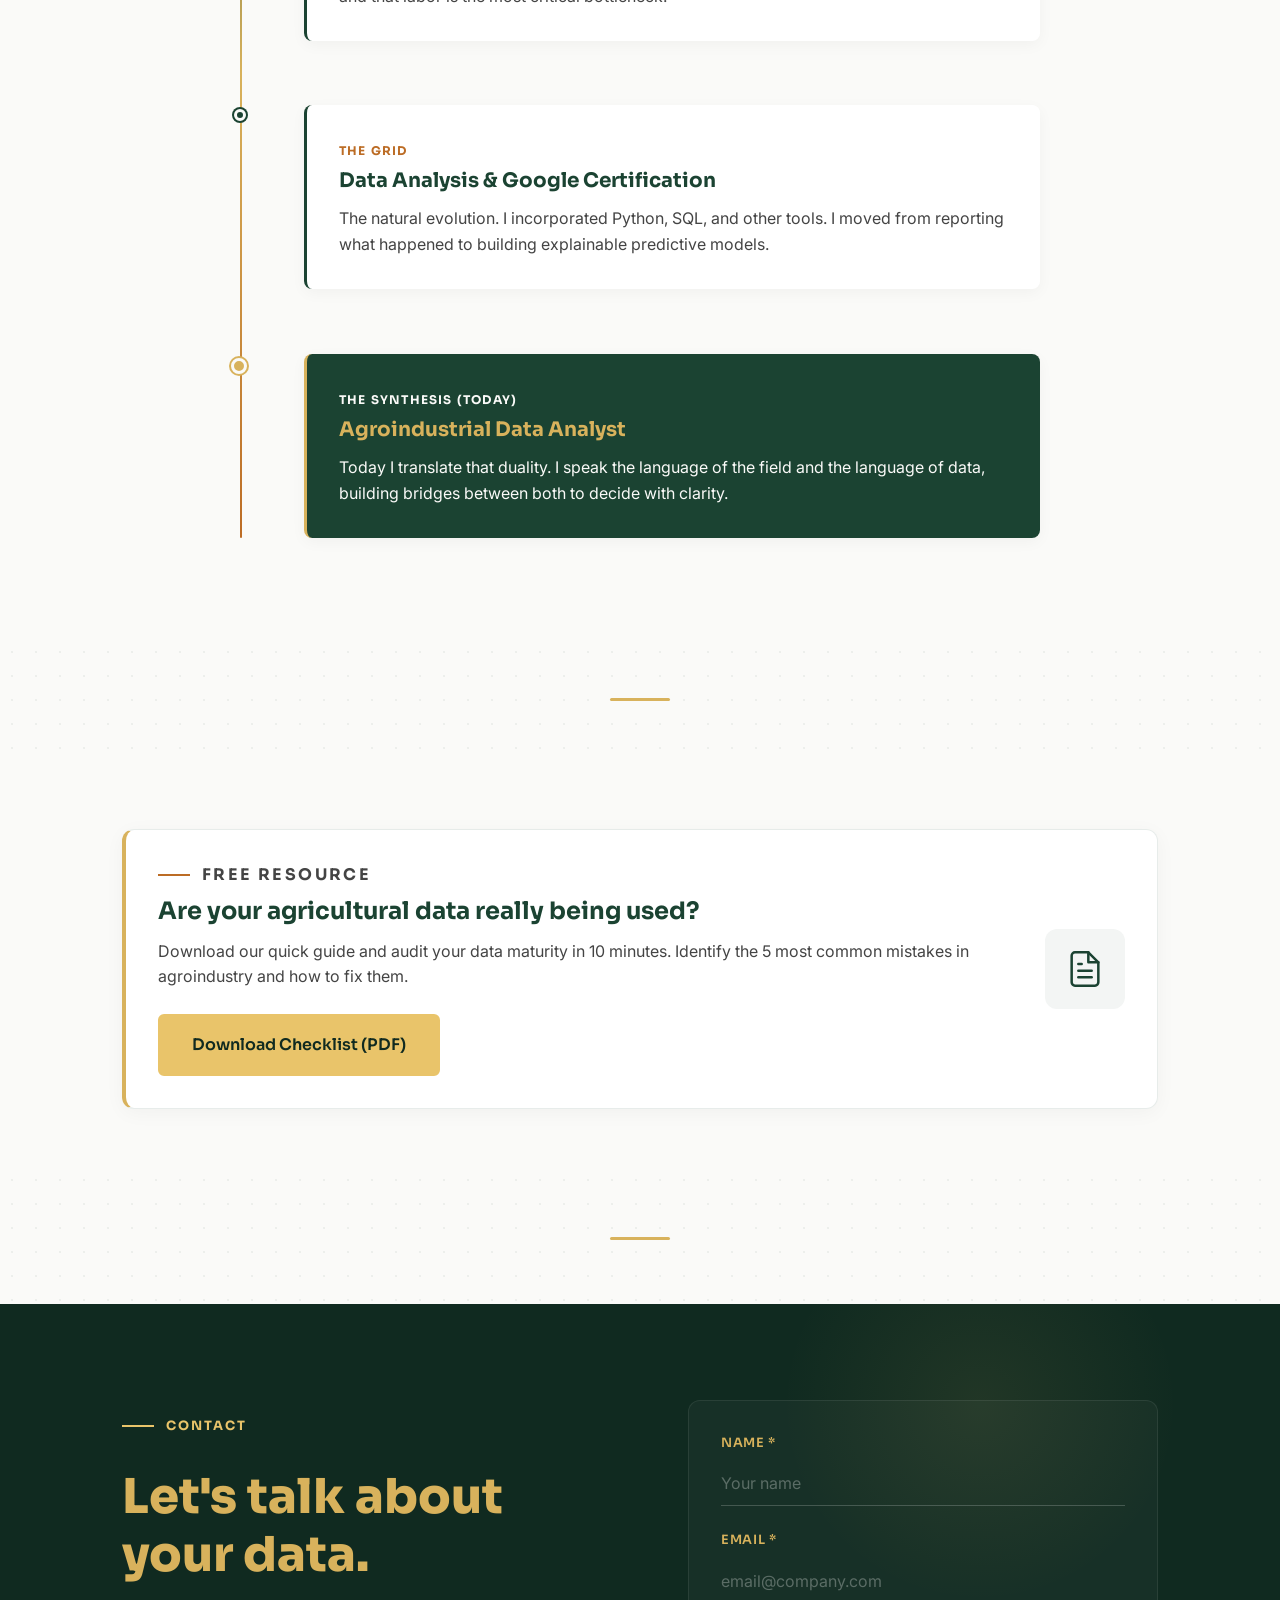
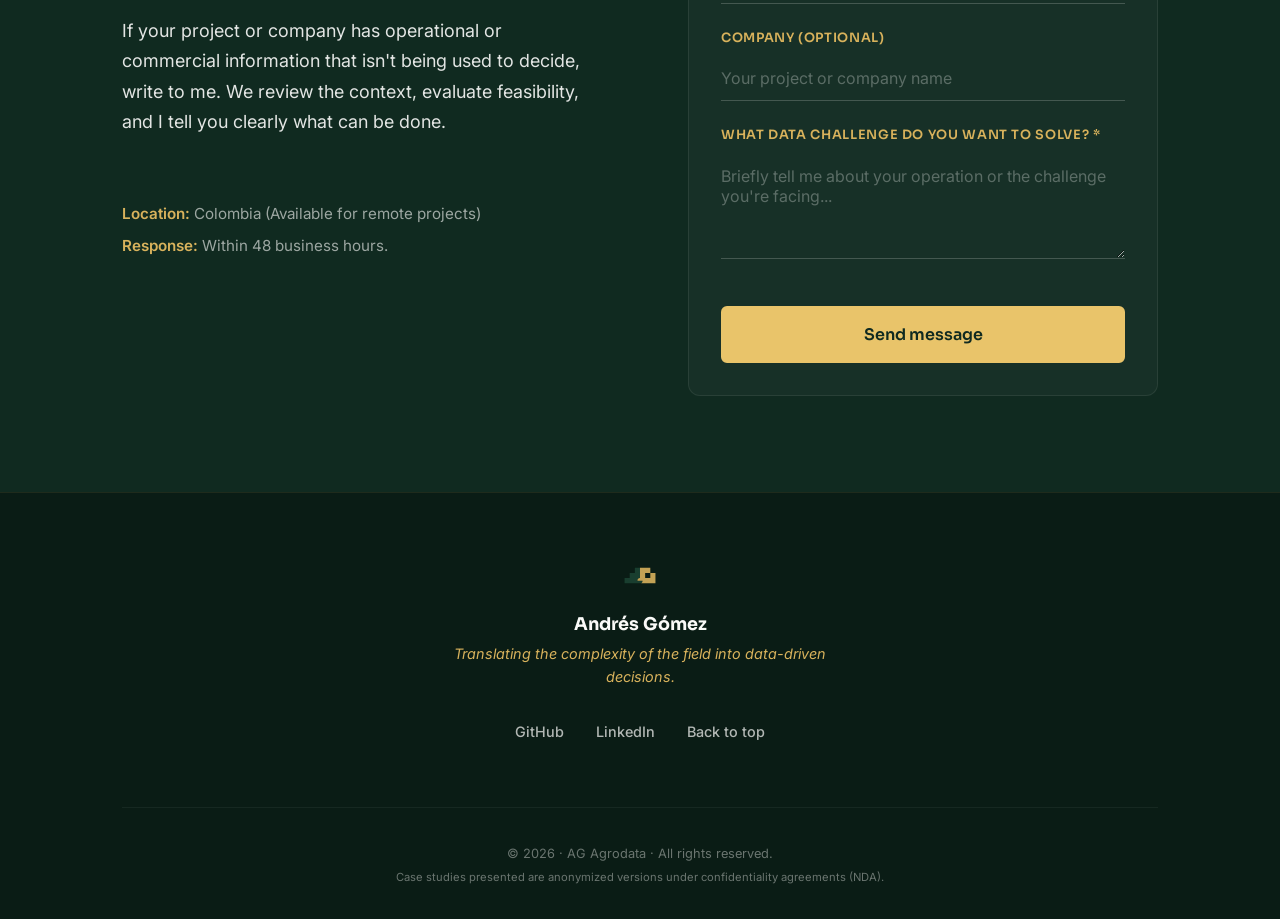
<file: index-en.html>
<!DOCTYPE html>
<html lang="en">
<head>
    <meta charset="UTF-8">
    <meta name="viewport" content="width=device-width, initial-scale=1.0">
    <title>Andrés Gómez · Agroindustrial Data Analyst</title>
    <meta name="description" content="Translating the complexity of the field into data-driven decisions. Portfolio of real cases in agroindustry under NDA.">
    <meta name="author" content="Andrés Gómez">
    <meta name="keywords" content="data analyst, agroindustry, business intelligence, Colombia, berries, productivity">

    <!-- Open Graph -->
    <meta property="og:type" content="website">
    <meta property="og:title" content="Andrés Gómez · Agroindustrial Data Analyst">
    <meta property="og:description" content="Translating the complexity of the field into data-driven decisions.">
    <meta property="og:url" content="https://ag-agrodata.github.io/index-en.html">

    <link rel="canonical" href="https://ag-agrodata.github.io/index-en.html">

    <!-- SEO Multilingual -->
    <link rel="alternate" hreflang="es" href="https://ag-agrodata.github.io/" />
    <link rel="alternate" hreflang="en" href="https://ag-agrodata.github.io/index-en.html" />
    <link rel="alternate" hreflang="pt" href="https://ag-agrodata.github.io/index-pt.html" />
    <link rel="alternate" hreflang="x-default" href="https://ag-agrodata.github.io/" />

    <link rel="stylesheet" href="css/style.css">
    <link rel="stylesheet" href="css/animations.css">
    <link rel="icon" type="image/svg+xml" href="assets/ag6.svg">
    <link rel="preconnect" href="https://fonts.googleapis.com">

    <script type="application/ld+json">
    {
      "@context": "https://schema.org",
      "@type": "Person",
      "name": "Andrés Gómez",
      "jobTitle": "Agroindustrial Data Analyst",
      "url": "https://ag-agrodata.github.io",
      "sameAs": ["https://github.com/ag-agrodata"],
      "address": {
        "@type": "PostalAddress",
        "addressLocality": "Popayán",
        "addressRegion": "Cauca",
        "addressCountry": "CO"
      }
    }
    </script>
</head>
<body>

    <!-- Navigation -->
    <nav class="site-nav" id="site-nav" aria-label="Main navigation">
      <div class="container nav-container">
        <a href="index.html" class="nav-brand" aria-label="Andrés Gómez - Home">
          <img src="assets/ag6.svg" alt="AG Logo" class="nav-logo" width="36" height="36">
          <div class="nav-brand-text">
            <span class="nav-name">Andrés Gómez</span>
            <span class="nav-role">Agroindustrial Data Analyst</span>
          </div>
        </a>
        <button class="nav-toggle" id="nav-toggle" aria-label="Open menu" aria-expanded="false" aria-controls="nav-links">
          <span class="nav-toggle-bar"></span>
          <span class="nav-toggle-bar"></span>
          <span class="nav-toggle-bar"></span>
        </button>
        <ul class="nav-links" id="nav-links">
          <li><a href="#problema">Challenge</a></li>
          <li><a href="#metodo">Method</a></li>
          <li><a href="#casos">Cases</a></li>
          <li><a href="#herramientas">Toolkit</a></li>
          <li><a href="#recorrido">Journey</a></li>
          <li><a href="#contacto" class="nav-cta">Let's talk</a></li>
          <li class="lang-selector">
            <a href="index.html" class="lang-link">ES</a>
            <span class="lang-sep">|</span>
            <a href="index-en.html" class="lang-link active">EN</a>
            <span class="lang-sep">|</span>
            <a href="index-pt.html" class="lang-link">PT</a>
          </li>
        </ul>
      </div>
    </nav>

    <!-- Hero -->
    <header class="hero" role="banner">
      <div class="hero-bg-carousel">
        <div class="carousel-track">
          <img src="assets/images/1.webp" alt="" class="carousel-slide active">
          <img src="assets/images/2.webp" alt="" class="carousel-slide">
          <img src="assets/images/3.webp" alt="" class="carousel-slide">
        </div>
        <div class="hero-overlay"></div>
      </div>

      <div class="container hero-container">
        <img src="assets/ag6-oscuro.svg" alt="AG · Andrés Gómez" class="hero-logo-large fade-in">
        <p class="hero-eyebrow fade-in">AGRODATA · AGROINDUSTRIAL DATA ANALYSIS</p>
        <h1 class="fade-in">Translating the <em>complexity of the field</em> into <em>data-driven decisions</em>.</h1>
        <div class="hero-slider fade-in" role="region" aria-label="Key phrases">
          <p class="slider-text active">Divide to understand. Measure to improve.</p>
          <p class="slider-text">From guessing to planning with data.</p>
          <p class="slider-text">I don't deliver charts; I deliver clarity to act.</p>
        </div>
        <div class="cta-group fade-in">
          <a href="#casos" class="btn btn-primary">See case studies</a>
          <a href="#contacto" class="btn btn-secondary">Let's talk about your data →</a>
        </div>
      </div>
    </header>

    <div class="section-divider" role="presentation"></div>

    <!-- Challenge -->
    <section id="problema" class="section-problema" aria-labelledby="problema-label">
      <div class="container">
        <div class="problema-seccion1 fade-in">
          <p class="section-label" id="problema-label">The challenge I solve</p>
          <h2 class="problema-titulo">Companies full of data that <span class="text-terracota">don't know what to do with it.</span></h2>
          <p class="problema-texto">Agroindustry generates massive amounts of information: production, harvest, post-harvest, quality, logistics, sales. But it usually stays locked in spreadsheets and dead files, while decisions are made by gut feeling.</p>
        </div>
        <div class="problema-seccion2 fade-in">
          <div class="solucion-card">
            <p class="solucion-label">My solution</p>
            <p class="solucion-texto">I turn that scattered information into visibility for decision-making. I don't deliver charts; I deliver clarity to act.</p>
          </div>
          <div class="animacion-placeholder" aria-hidden="true">
            <div class="anim-stage anim-stage-1">
              <svg viewBox="0 0 24 24" fill="none" stroke="currentColor" stroke-width="2" stroke-linecap="round" stroke-linejoin="round"><path d="M12 22v-9"></path><path d="M12 13c-3 0-5-3-5-7 3 0 5 3 5 7z"></path><path d="M12 13c3 0 5-3 5-7-3 0-5 3-5 7z"></path></svg>
              <span class="anim-label">Field</span>
            </div>
            <div class="anim-arrow">→</div>
            <div class="anim-stage anim-stage-2">
              <svg viewBox="0 0 24 24" fill="none" stroke="currentColor" stroke-width="2" stroke-linecap="round" stroke-linejoin="round"><path d="M1 12s4-8 11-8 11 8 11 8-4 8-11 8-11-8-11-8z"></path><circle cx="12" cy="12" r="3"></circle></svg>
              <span class="anim-label">Observe</span>
            </div>
            <div class="anim-arrow">→</div>
            <div class="anim-stage anim-stage-3">
              <svg viewBox="0 0 24 24" fill="none" stroke="currentColor" stroke-width="2" stroke-linecap="round" stroke-linejoin="round"><rect x="3" y="3" width="18" height="18" rx="2" ry="2"></rect><line x1="3" y1="9" x2="21" y2="9"></line><line x1="3" y1="15" x2="21" y2="15"></line><line x1="9" y1="3" x2="9" y2="21"></line><line x1="15" y1="3" x2="15" y2="21"></line></svg>
              <span class="anim-label">Data</span>
            </div>
            <div class="anim-arrow">→</div>
            <div class="anim-stage anim-stage-4">
              <svg viewBox="0 0 24 24" fill="none" stroke="currentColor" stroke-width="2" stroke-linecap="round" stroke-linejoin="round"><line x1="18" y1="20" x2="18" y2="10"></line><line x1="12" y1="20" x2="12" y2="4"></line><line x1="6" y1="20" x2="6" y2="14"></line><line x1="3" y1="20" x2="21" y2="20"></line></svg>
              <span class="anim-label">Decision</span>
            </div>
          </div>
        </div>
      </div>
    </section>

    <div class="section-divider" role="presentation"></div>

    <!-- Method -->
    <section id="metodo" class="section-metodo bg-subtle" aria-labelledby="metodo-label">
      <div class="container">
        <p class="section-label" id="metodo-label">How I work</p>
        <h2 class="metodo-subtitulo">
          <span class="text-verde">Divide to understand.</span>
          <span class="text-terracota">Measure to improve.</span>
        </h2>
        <div class="metodo-grid" role="list">
          <article class="metodo-card fade-in" role="listitem">
            <span class="metodo-badge">01</span>
            <h3>Observe the process</h3>
            <p>As an agroindustrial engineer, I break processes down into their minimum units and understand the biological, physical, and chemical challenges of raw materials. Operational context isn't a detail: it's half the diagnosis.</p>
          </article>
          <article class="metodo-card fade-in" role="listitem">
            <span class="metodo-badge">02</span>
            <h3>Measure and cross data</h3>
            <p>I clean historical records, connect variables no one had linked before, and segment. What averages hide appears when data is looked at properly.</p>
          </article>
          <article class="metodo-card fade-in" role="listitem">
            <span class="metodo-badge">03</span>
            <h3>Translate into decisions</h3>
            <p>Analysis doesn't end in a chart: it ends in an action someone can execute. I connect operations with sales.</p>
          </article>
        </div>
      </div>
    </section>

    <div class="section-divider" role="presentation"></div>

    <!-- Cases -->
    <section id="casos" class="section-casos" aria-labelledby="casos-label">
      <div class="container">
        <p class="section-label" id="casos-label">Cases</p>
        <h2 class="casos-titulo fade-in">
          <span class="text-terracota">Evidence,</span> <span class="text-verde">not promises.</span>
        </h2>
        <p class="casos-subtitulo fade-in">
          Projects under confidentiality agreements, presented in anonymized form.
          Same pattern, same method: moving from intuition to decision.
        </p>

        <!-- CASE 1 -->
        <article class="caso-row fade-in" aria-labelledby="caso1-titulo">
          <div class="caso-card caso-comercial">
            <span class="caso-badge">Case 01</span>
            <h3 id="caso1-titulo">Commercial visibility</h3>
            <p class="caso-tagline">From guessing to planning with data</p>
            <div class="caso-body">
              <div class="caso-field"><strong>Context</strong><p>Fresh berries distributor, with B2B and B2C channels.</p></div>
              <div class="caso-field"><strong>Challenge</strong><p>Decisions made by gut feeling; no visibility by channel, region, or customer.</p></div>
              <div class="caso-field"><strong>Method</strong><p>Transformed five scattered datasets into a control dashboard: sales, regional dynamics, risk alerts, and portfolio.</p></div>
              <div class="caso-field"><strong>Result</strong><p>A commercial team that went from reactive to planning, with risk traffic lights and dependency matrices.</p></div>
            </div>
            <div class="caso-footer">
              <div class="caso-links">
                <a href="https://github.com/ag-agrodata/berries-dashboard" class="caso-link github" target="_blank" rel="noopener noreferrer">
                  <span class="link-icon">⌨</span><span>Repository</span>
                </a>
                <a href="https://berries-dashboard-ztwjxjslwpatnh5kvgn9wd.streamlit.app/" class="caso-link streamlit" target="_blank" rel="noopener noreferrer">
                  <span class="link-icon">📊</span><span>Live demo</span>
                </a>
              </div>
            </div>
          </div>

          <div class="caso-visual-wrapper">
            <div class="stack-badge">
              <span>Tableau</span><span>Excel</span><span>Python</span>
            </div>
            <div class="caso-visual" aria-hidden="true">
              <img src="assets/images/4.webp" alt="Commercial dashboard - Sales by channel" class="caso-screenshot">
            </div>
          </div>
        </article>

        <!-- CASE 2 -->
        <article class="caso-row fade-in" aria-labelledby="caso2-titulo">
          <div class="caso-card caso-operativo">
            <span class="caso-badge">Case 02</span>
            <h3 id="caso2-titulo">Agricultural productivity</h3>
            <p class="caso-tagline">From static averages to a prescriptive harvest plan</p>
            <div class="caso-body">
              <div class="caso-field"><strong>Context</strong><p>Blueberry agroindustry with guesswork planning, surprise overtime, and bullwhip effect.</p></div>
              <div class="caso-field"><strong>Question</strong><p>How to turn historical records into a weekly plan for hours, gaps, and costs with uncertainty visible?</p></div>
              <div class="caso-field"><strong>Finding</strong><p>Averages hid a vicious cycle: learning curve impact, fatigue, seasonality, and labor competition.</p></div>
              <div class="caso-field"><strong>Decision</strong><p>A zoo of forecasts for a prescriptive model: hire when break-even justifies it, recalibrate targets in stress windows.</p></div>
            </div>
            <div class="caso-footer">
              <div class="caso-links">
                <a href="https://github.com/ag-agrodata/cosecha-public" class="caso-link github" target="_blank" rel="noopener noreferrer">
                  <span class="link-icon">⌨</span><span>Repository</span>
                </a>
                <a href="https://cosecha-public-bvexudmlprqdcpwzjzmpxb.streamlit.app/" class="caso-link streamlit" target="_blank" rel="noopener noreferrer">
                  <span class="link-icon">📊</span><span>Live demo</span>
                </a>
              </div>
            </div>
          </div>

          <div class="caso-visual-wrapper">
            <div class="stack-badge">
              <span>Streamlit</span><span>Polars</span><span>Plotly</span>
            </div>
            <div class="caso-visual" aria-hidden="true">
              <img src="assets/images/5.webp" alt="Harvest productivity dashboard - planner" class="caso-screenshot">
            </div>
          </div>
        </article>

        <!-- CASE 3 -->
        <article class="caso-row fade-in" aria-labelledby="caso3-titulo">
          <div class="caso-card caso-modelo">
            <span class="caso-badge">Case 03</span>
            <h3 id="caso3-titulo">Exchange rate sensitivity</h3>
            <p class="caso-tagline">What hurts the most, in one number</p>
            <div class="caso-body">
              <div class="caso-field"><strong>Context</strong><p>Colombian rose exporter.</p></div>
              <div class="caso-field"><strong>Challenge</strong><p>Operations depend on the dollar, wages, waste, price, and freight. Every movement changes the margin, with no tool to quantify it.</p></div>
              <div class="caso-field"><strong>Method</strong><p>Sensitivity model translating each variable's movement into pesos of profit lost or gained. Tornado diagram to prioritize management levers.</p></div>
              <div class="caso-field"><strong>Result</strong><p>Each sensitivity points to a different lever. The model quantifies exposure; the client makes the decision.</p></div>
            </div>
            <div class="caso-footer">
              <span class="caso-status">Project under NDA · No public deploy</span>
            </div>
          </div>

          <div class="caso-visual-wrapper">
            <div class="stack-badge">
              <span>Python</span><span>Pandas</span><span>Plotly</span>
            </div>
            <div class="caso-visual" aria-hidden="true">
              <div class="mockup-grid-1x2">
                <div class="mockup-panel">
                  <div class="mockup-header" style="background: #1B4332;">
                    <span class="window-dots"><span></span><span></span><span></span></span>Exchange rate sensitivity model
                  </div>
                  <div class="mockup-body">
                    <div class="kpi-grid-mini">
                      <div class="kpi-mini"><span class="kpi-mini-val">$9.996M</span><span class="kpi-mini-lbl">Export revenue</span></div>
                      <div class="kpi-mini"><span class="kpi-mini-val">$7.700M</span><span class="kpi-mini-lbl">Production cost</span></div>
                      <div class="kpi-mini"><span class="kpi-mini-val">$1.499M</span><span class="kpi-mini-lbl">Air freight</span></div>
                      <div class="kpi-mini kpi-highlight"><span class="kpi-mini-val">$797M</span><span class="kpi-mini-lbl">Operating profit</span></div>
                    </div>
                    <div class="margin-bar-container">
                      <div class="margin-label"><span>Operating margin</span><span class="margin-value">8%</span></div>
                      <div class="margin-bar">
                        <div class="margin-fill" style="width: 8%;"></div>
                        <div class="margin-threshold risk" style="left: 5%;"></div>
                        <div class="margin-threshold healthy" style="left: 15%;"></div>
                      </div>
                      <div class="margin-legend"><span>5% risk</span><span>15% healthy</span></div>
                    </div>
                    <div class="slider-group">
                      <div class="slider-item"><span class="slider-label">Exchange rate (TRM)</span><div class="slider-track"><div class="slider-fill" style="width: 60%;"></div><span class="slider-value">4,200</span></div></div>
                      <div class="slider-item"><span class="slider-label">Export price</span><div class="slider-track"><div class="slider-fill" style="width: 40%;"></div><span class="slider-value">$0.40</span></div></div>
                      <div class="slider-item"><span class="slider-label">Total waste</span><div class="slider-track"><div class="slider-fill" style="width: 15%;"></div><span class="slider-value">15%</span></div></div>
                      <div class="slider-item"><span class="slider-label">Wage level</span><div class="slider-track"><div class="slider-fill" style="width: 50%;"></div><span class="slider-value">100</span></div></div>
                    </div>
                  </div>
                </div>
                <div class="mockup-panel">
                  <div class="mockup-header" style="background: #BC6C25;">
                    <span class="window-dots"><span></span><span></span><span></span></span>Sensitivity analysis
                  </div>
                  <div class="mockup-body">
                    <div class="tornado-chart">
                      <div class="tornado-row"><span class="tornado-label">Price</span><div class="tornado-bars"><div class="tornado-bar negative" style="width: 40%;"></div><div class="tornado-bar positive" style="width: 40%;"></div></div><span class="tornado-value">±$250M</span></div>
                      <div class="tornado-row"><span class="tornado-label">Dollar (TRM)</span><div class="tornado-bars"><div class="tornado-bar negative" style="width: 34%;"></div><div class="tornado-bar positive" style="width: 34%;"></div></div><span class="tornado-value">±$202M</span></div>
                      <div class="tornado-row"><span class="tornado-label">Unit cost</span><div class="tornado-bars"><div class="tornado-bar negative" style="width: 30%;"></div><div class="tornado-bar positive" style="width: 30%;"></div></div><span class="tornado-value">±$150M</span></div>
                      <div class="tornado-row"><span class="tornado-label">Wages</span><div class="tornado-bars"><div class="tornado-bar negative" style="width: 12%;"></div><div class="tornado-bar positive" style="width: 12%;"></div></div><span class="tornado-value">±$31M</span></div>
                      <div class="tornado-row"><span class="tornado-label">Freight</span><div class="tornado-bars"><div class="tornado-bar negative" style="width: 6%;"></div><div class="tornado-bar positive" style="width: 6%;"></div></div><span class="tornado-value">±$15M</span></div>
                      <div class="tornado-row"><span class="tornado-label">Waste</span><div class="tornado-bars"><div class="tornado-bar negative" style="width: 6%;"></div><div class="tornado-bar positive" style="width: 6%;"></div></div><span class="tornado-value">±$15M</span></div>
                    </div>
                    <div class="tornado-legend">
                      <span class="legend-item"><span class="legend-bar negative"></span>−10%</span>
                      <span class="legend-item"><span class="legend-bar positive"></span>+10%</span>
                    </div>
                    <div class="mini-alert alert-terracota">
                      <span class="alert-icon">️</span>
                      <span class="alert-text">Highest exposure: dollar</span>
                    </div>
                  </div>
                </div>
              </div>
            </div>
          </div>
        </article>

      </div>
    </section>

    <div class="section-divider" role="presentation"></div>

    <!-- Toolkit -->
    <section id="herramientas" class="section-herramientas section-dark" aria-labelledby="herramientas-label">
      <div class="container">
        <p class="section-label" id="herramientas-label">Toolkit</p>
        <h2 class="herramientas-titulo fade-in">Own method, applied to agriculture.</h2>
        <p class="herramientas-subtitulo fade-in">I don't choose the tool because it's trendy. I choose the one that reduces friction between raw data and Wednesday's 9 a.m. decision.</p>
        <div class="herramientas-grid" role="list">
          <article class="herramienta-card fade-in" style="border-left-color: var(--verde);" role="listitem">
            <div class="herramienta-icon" aria-hidden="true">🗺️</div>
            <h3>Value Stream Mapping (VSM)</h3>
            <p>I walk the production process stage by stage —times, waste, labor, bottlenecks— to draw where value is lost before proposing anything.</p>
            <div class="tech-tags"><span class="tag">Diagnosis</span><span class="tag">Fieldwork</span></div>
          </article>
          <article class="herramienta-card fade-in" style="border-left-color: var(--dorado);" role="listitem">
            <div class="herramienta-icon" aria-hidden="true">📊</div>
            <h3>Sensitivity & Risk</h3>
            <p>I translate dollar, wage, waste, and freight movements into pesos of profit lost or gained. Tornado diagrams to decide with numbers.</p>
            <div class="tech-tags"><span class="tag">Model</span><span class="tag">Risk</span></div>
          </article>
          <article class="herramienta-card fade-in" style="border-left-color: var(--azul);" role="listitem">
            <div class="herramienta-icon" aria-hidden="true">🎛️</div>
            <h3>Control Dashboards</h3>
            <p>I unify scattered datasets into interactive dashboards showing channel, region, customer, and risk in a single view. Designed for committees, not just monitors.</p>
            <div class="tech-tags"><span class="tag">Streamlit</span><span class="tag">Plotly</span><span class="tag">Polars</span></div>
          </article>
          <article class="herramienta-card fade-in" style="border-left-color: var(--terracota);" role="listitem">
            <div class="herramienta-icon" aria-hidden="true">🛠️</div>
            <h3>Cleaning & Statistical Analysis</h3>
            <p>I clean historicals and segment workers, varieties, and customers to find what averages hide. Explainable solutions without black boxes.</p>
            <div class="tech-tags"><span class="tag">Python</span><span class="tag">DuckDB</span><span class="tag">SQL</span></div>
          </article>
        </div>
      </div>
    </section>

    <div class="section-divider" role="presentation"></div>

    <!-- Journey -->
    <section id="recorrido" class="section-recorrido" aria-labelledby="recorrido-label">
      <div class="container">
        <p class="section-label" id="recorrido-label">Journey</p>
        <h2 class="recorrido-titulo fade-in">Experience, step by step.</h2>
        <p class="recorrido-subtitulo fade-in">
          I didn't reach data from a desk. I came from the field, first understanding biological and operational processes, then measuring them with rigor.
        </p>
        <div class="timeline" role="list">
          <article class="timeline-item fade-in" role="listitem">
            <div class="timeline-marker" aria-hidden="true"></div>
            <div class="timeline-content">
              <span class="timeline-year">The Foundation</span>
              <h3>Agroindustrial Engineering</h3>
              <p>The technical base. I learned to break processes into minimum units and understand the biological, physical, and chemical challenges of raw materials.</p>
            </div>
          </article>
          <article class="timeline-item fade-in" role="listitem">
            <div class="timeline-marker" aria-hidden="true"></div>
            <div class="timeline-content">
              <span class="timeline-year">The Field</span>
              <h3>Operations in high-value crops</h3>
              <p>Direct experience in mushrooms, cannabis, and berries. Here I learned that averages lie and that labor is the most critical bottleneck.</p>
            </div>
          </article>
          <article class="timeline-item fade-in" role="listitem">
            <div class="timeline-marker" aria-hidden="true"></div>
            <div class="timeline-content">
              <span class="timeline-year">The Grid</span>
              <h3>Data Analysis & Google Certification</h3>
              <p>The natural evolution. I incorporated Python, SQL, and other tools. I moved from reporting what happened to building explainable predictive models.</p>
            </div>
          </article>
          <article class="timeline-item fade-in" role="listitem">
            <div class="timeline-marker marker-gold" aria-hidden="true"></div>
            <div class="timeline-content content-highlight">
              <span class="timeline-year">The Synthesis (Today)</span>
              <h3>Agroindustrial Data Analyst</h3>
              <p>Today I translate that duality. I speak the language of the field and the language of data, building bridges between both to decide with clarity.</p>
            </div>
          </article>
        </div>
      </div>
    </section>

    <div class="section-divider" role="presentation"></div>

    <!-- Lead Magnet -->
    <section class="section-lead-magnet">
      <div class="container">
        <div class="lead-magnet-card fade-in">
          <div class="lead-magnet-content">
            <p class="section-label" style="margin-bottom: 0.5rem;">Free Resource</p>
            <h3>Are your agricultural data really being used?</h3>
            <p>Download our quick guide and audit your data maturity in 10 minutes. Identify the 5 most common mistakes in agroindustry and how to fix them.</p>
            <a href="assets/downloads/5-senales-datos-agricolas.pdf" class="btn btn-primary" target="_blank" rel="noopener noreferrer">
              Download Checklist (PDF)
            </a>
          </div>
          <div class="lead-magnet-visual" aria-hidden="true">
            <svg viewBox="0 0 24 24" fill="none" stroke="currentColor" stroke-width="1.5" stroke-linecap="round" stroke-linejoin="round">
              <path d="M14 2H6a2 2 0 0 0-2 2v16a2 2 0 0 0 2 2h12a2 2 0 0 0 2-2V8z"></path>
              <polyline points="14 2 14 8 20 8"></polyline>
              <line x1="16" y1="13" x2="8" y2="13"></line>
              <line x1="16" y1="17" x2="8" y2="17"></line>
              <polyline points="10 9 9 9 8 9"></polyline>
            </svg>
          </div>
        </div>
      </div>
    </section>

    <div class="section-divider" role="presentation"></div>

    <!-- Contact -->
    <section id="contacto" class="section-contacto section-dark" aria-labelledby="contacto-label">
      <div class="container contacto-container">
        <div class="contacto-info fade-in">
          <p class="section-label" id="contacto-label">Contact</p>
          <h2 class="contacto-titulo">Let's talk about your data.</h2>
          <p class="contacto-texto">
            If your project or company has operational or commercial information that isn't being used to decide, write to me. We review the context, evaluate feasibility, and I tell you clearly what can be done.
          </p>
          <div class="contacto-datos">
            <p><strong>Location:</strong> Colombia (Available for remote projects)</p>
            <p><strong>Response:</strong> Within 48 business hours.</p>
          </div>
        </div>
        <div class="contacto-form-wrapper fade-in">
          <form name="contacto" method="POST" data-netlify="true" class="contacto-form" novalidate>
            <input type="hidden" name="form-name" value="contacto">
            <div class="form-group">
              <label for="nombre">Name <span aria-label="required">*</span></label>
              <input type="text" id="nombre" name="nombre" required placeholder="Your name" autocomplete="name">
            </div>
            <div class="form-group">
              <label for="email">Email <span aria-label="required">*</span></label>
              <input type="email" id="email" name="email" required placeholder="email@company.com" autocomplete="email">
            </div>
            <div class="form-group">
              <label for="empresa">Company (Optional)</label>
              <input type="text" id="empresa" name="empresa" placeholder="Your project or company name" autocomplete="organization">
            </div>
            <div class="form-group">
              <label for="mensaje">What data challenge do you want to solve? <span aria-label="required">*</span></label>
              <textarea id="mensaje" name="mensaje" rows="4" required placeholder="Briefly tell me about your operation or the challenge you're facing..."></textarea>
            </div>
            <button type="submit" class="btn btn-primary btn-full">Send message</button>
          </form>
        </div>
      </div>
    </section>

    <!-- Footer -->
    <footer class="site-footer" role="contentinfo">
      <div class="container footer-container">
        <div class="footer-brand">
          <img src="assets/ag6.svg" alt="AG Logo" class="footer-logo" width="48" height="48" loading="lazy">
          <div class="footer-brand-text">
            <span class="footer-name">Andrés Gómez</span>
            <span class="footer-tagline">Translating the complexity of the field into data-driven decisions.</span>
          </div>
        </div>
        <div class="footer-links">
          <a href="https://github.com/ag-agrodata" target="_blank" rel="noopener noreferrer">GitHub</a>
          <a href="https://www.linkedin.com/in/afgomez84" target="_blank" rel="noopener noreferrer">LinkedIn</a>
          <a href="#site-nav" onclick="window.scrollTo({top: 0, behavior: 'smooth'}); return false;">Back to top</a>
        </div>
        <div class="footer-legal">
          <p>&copy; 2026 · AG Agrodata · All rights reserved.</p>
          <p class="footer-legal-small">Case studies presented are anonymized versions under confidentiality agreements (NDA).</p>
        </div>
      </div>
    </footer>

    <script src="js/main.js" defer></script>
</body>
</html>
</file>
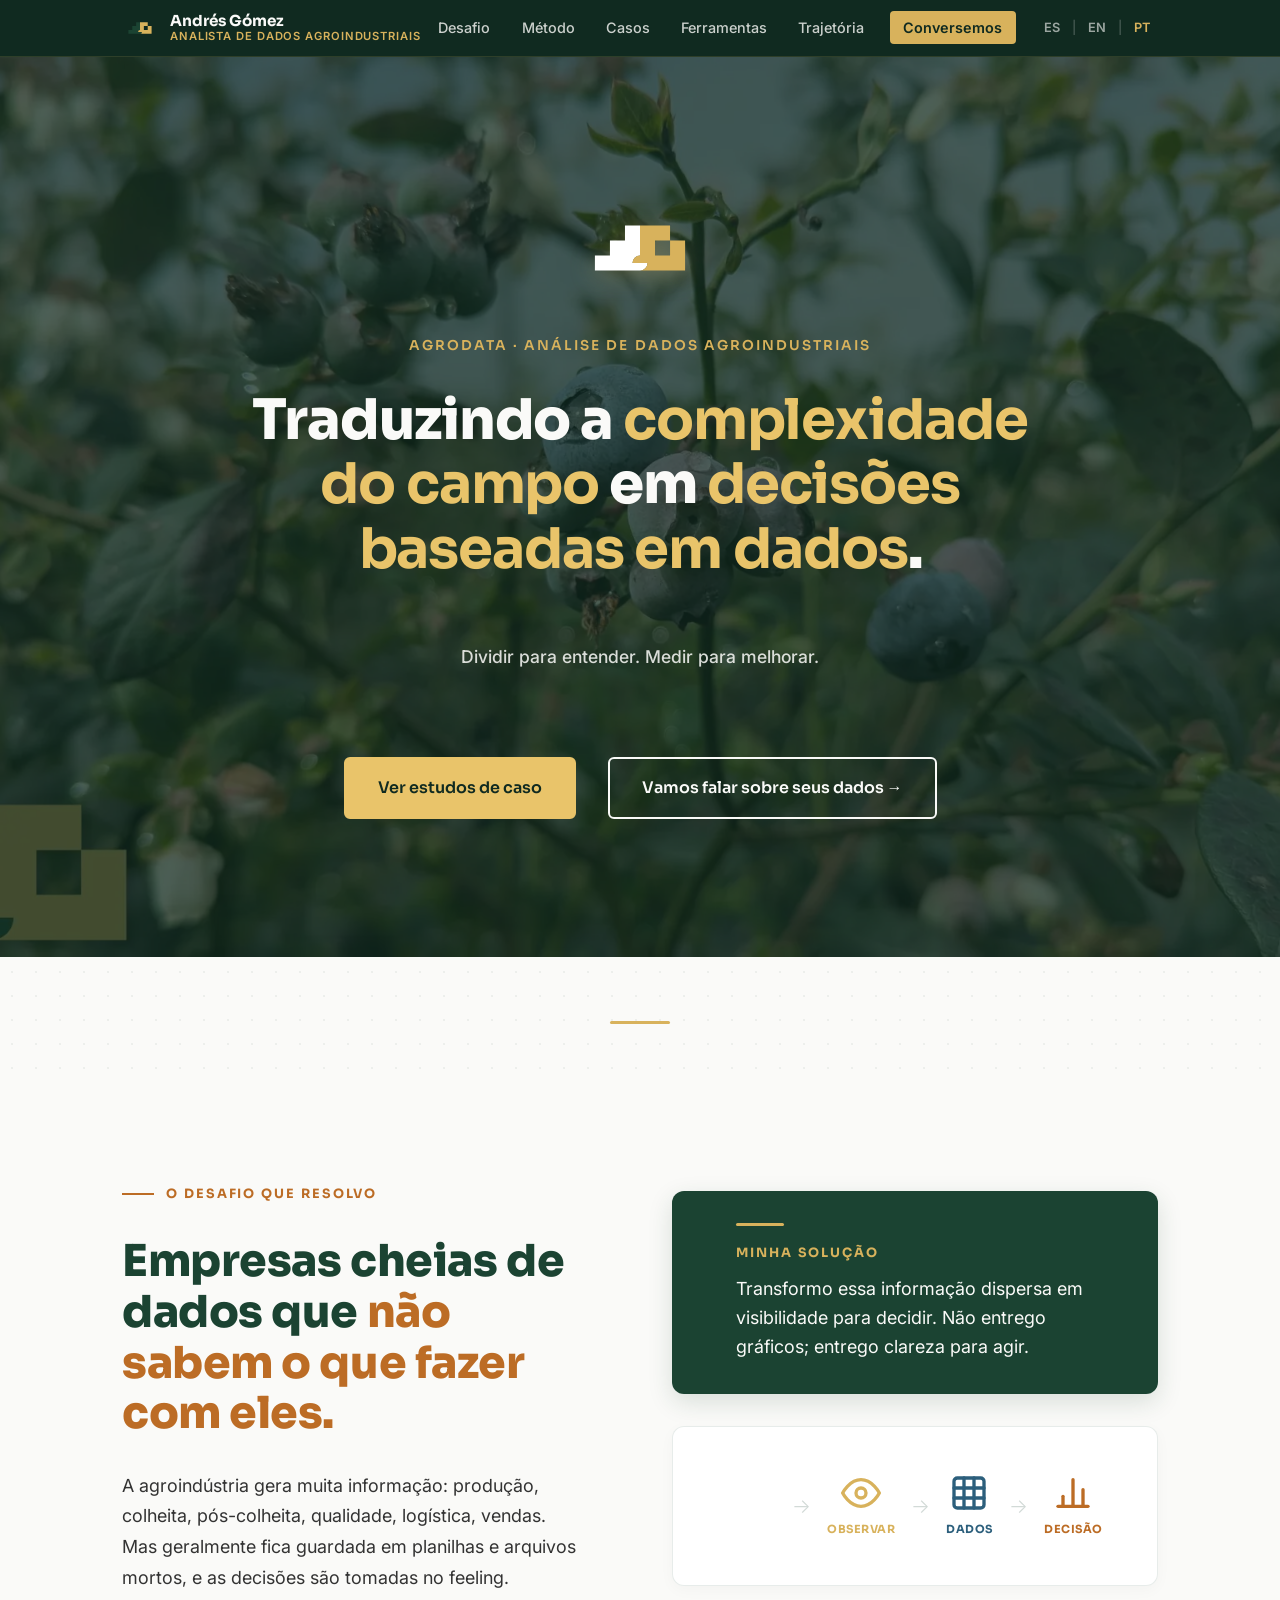
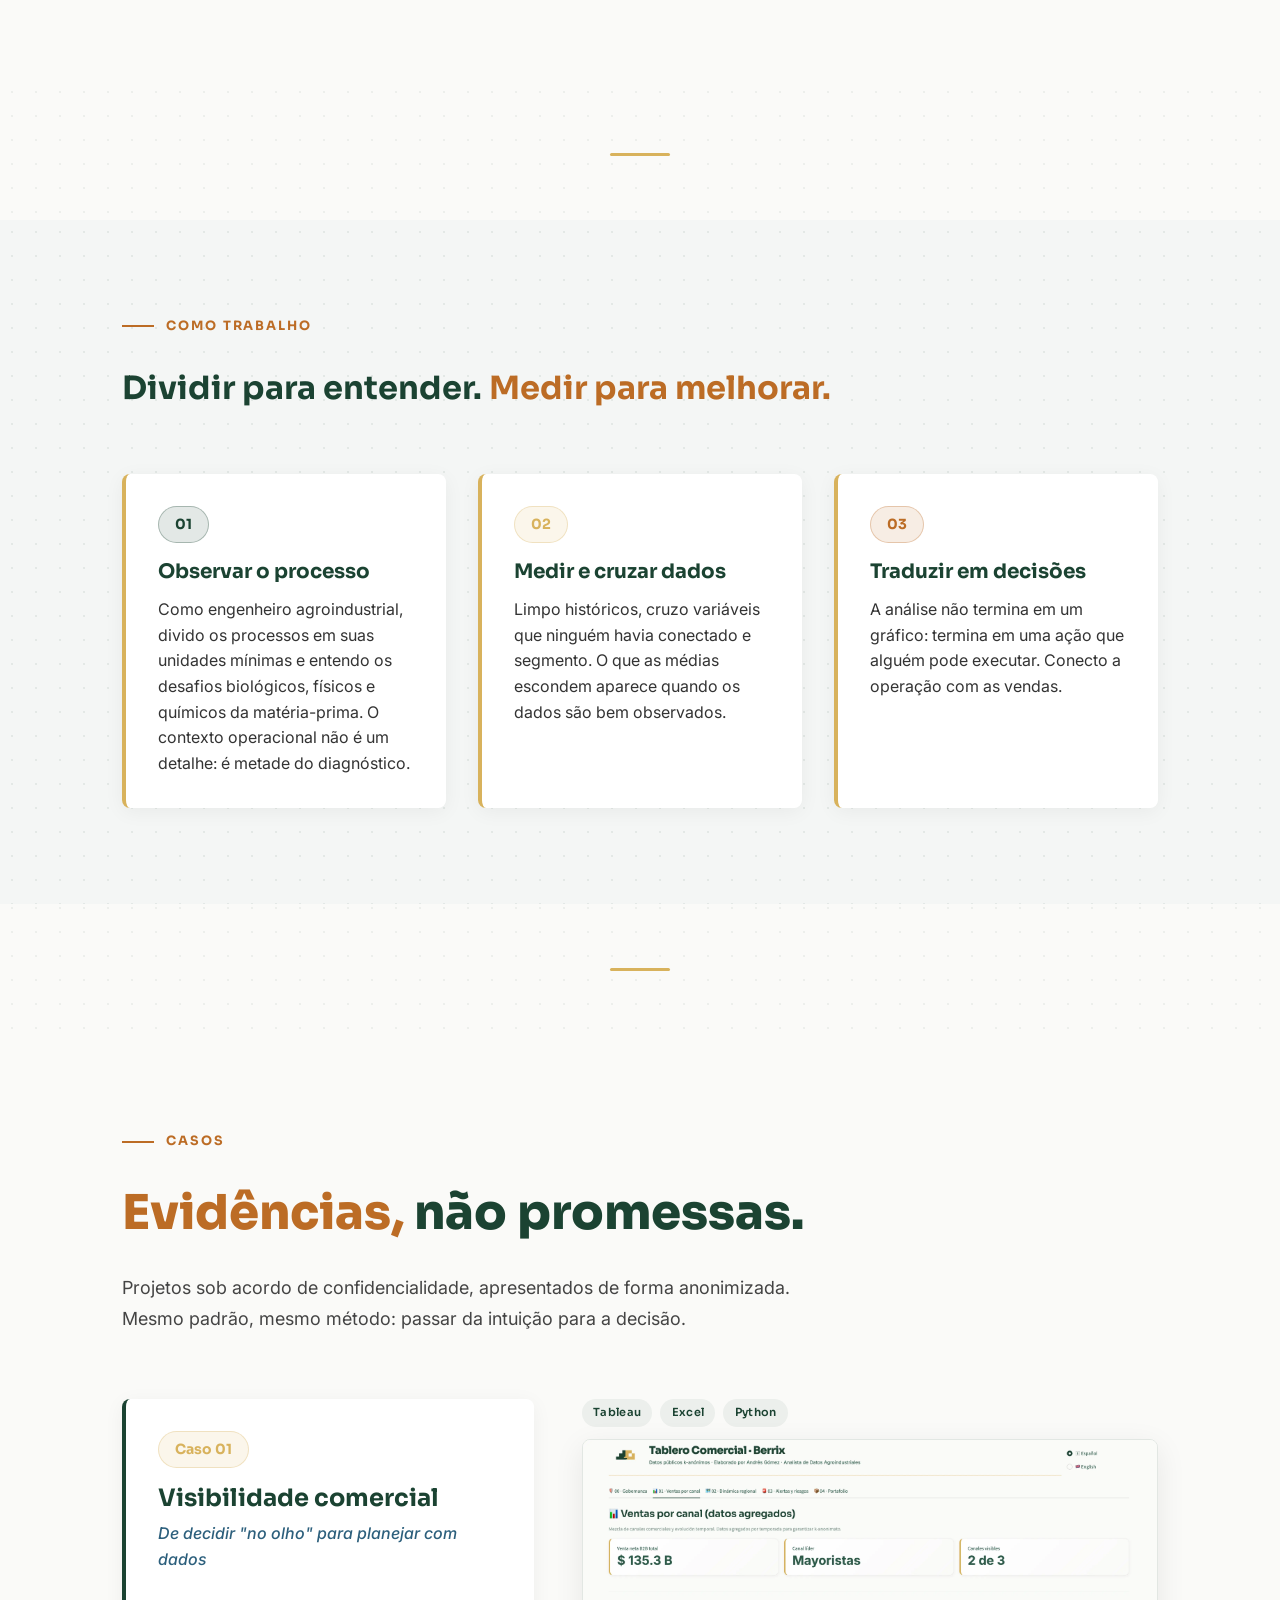
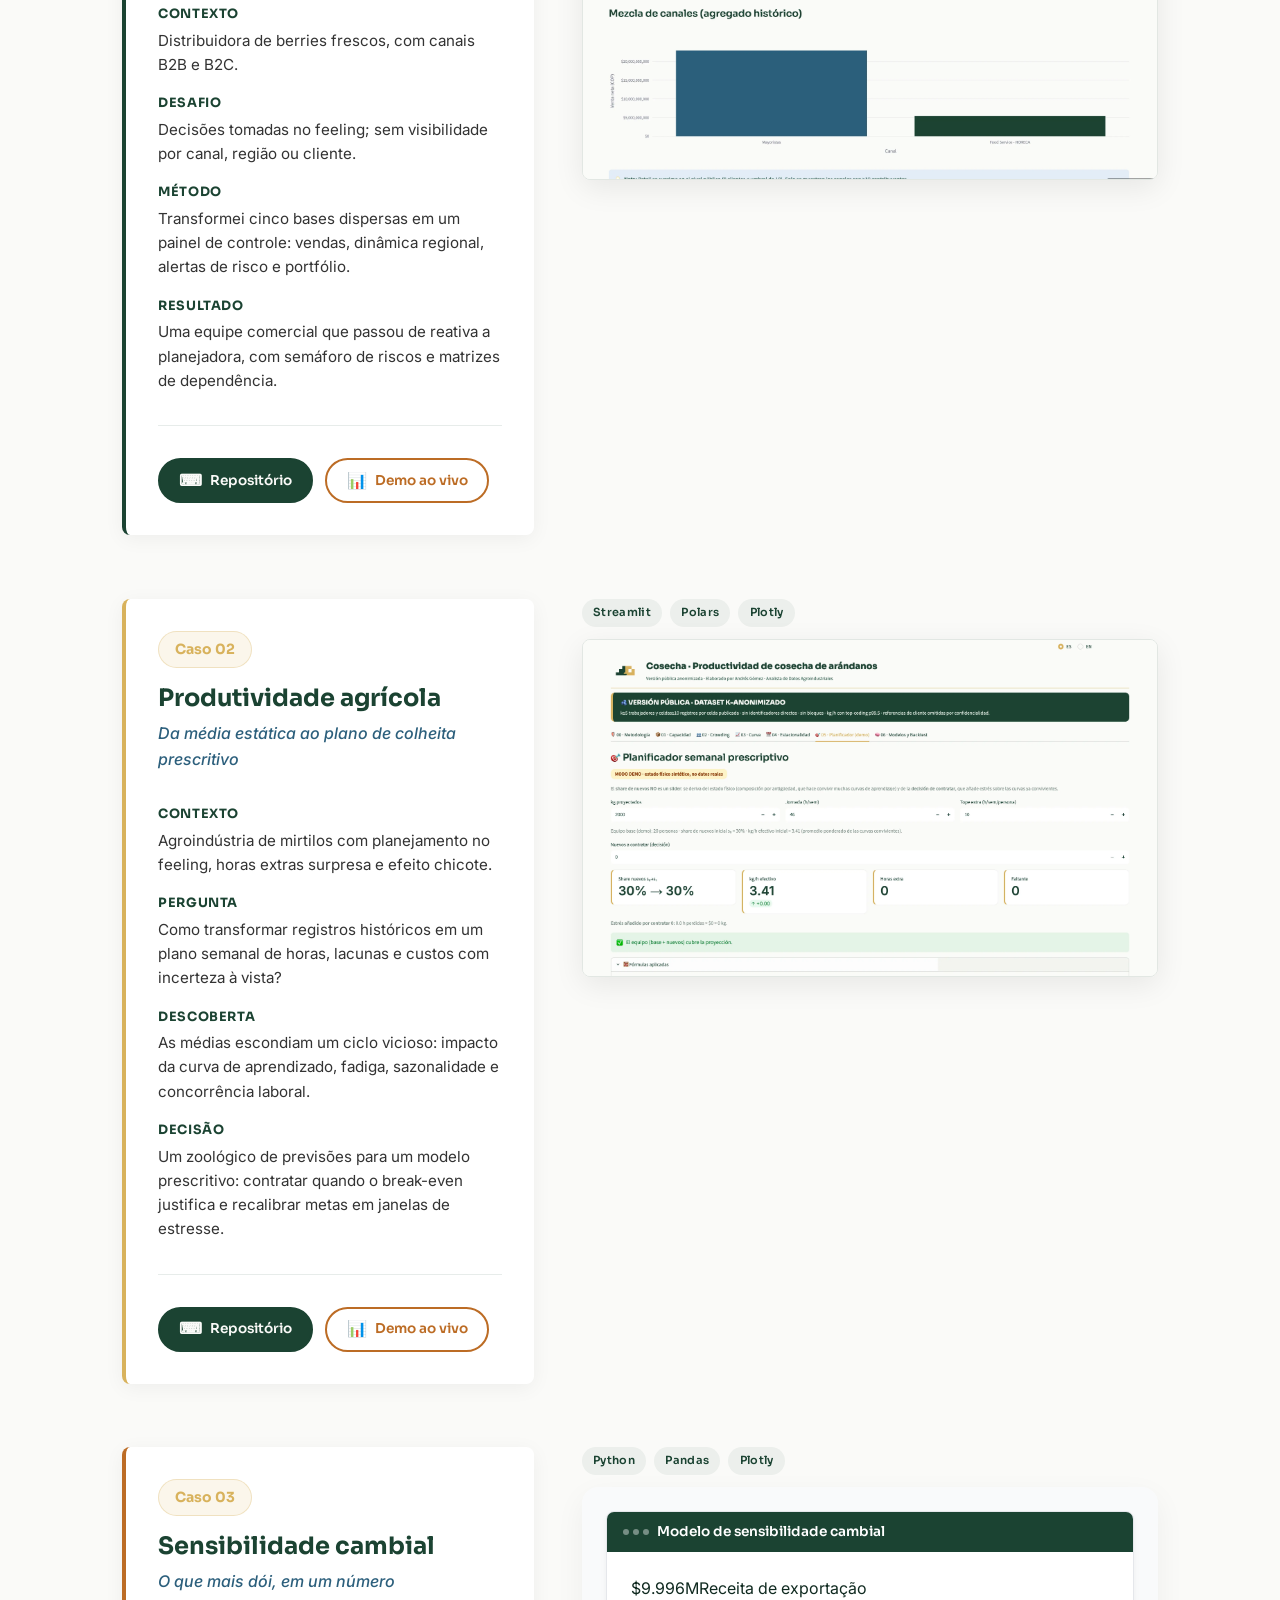
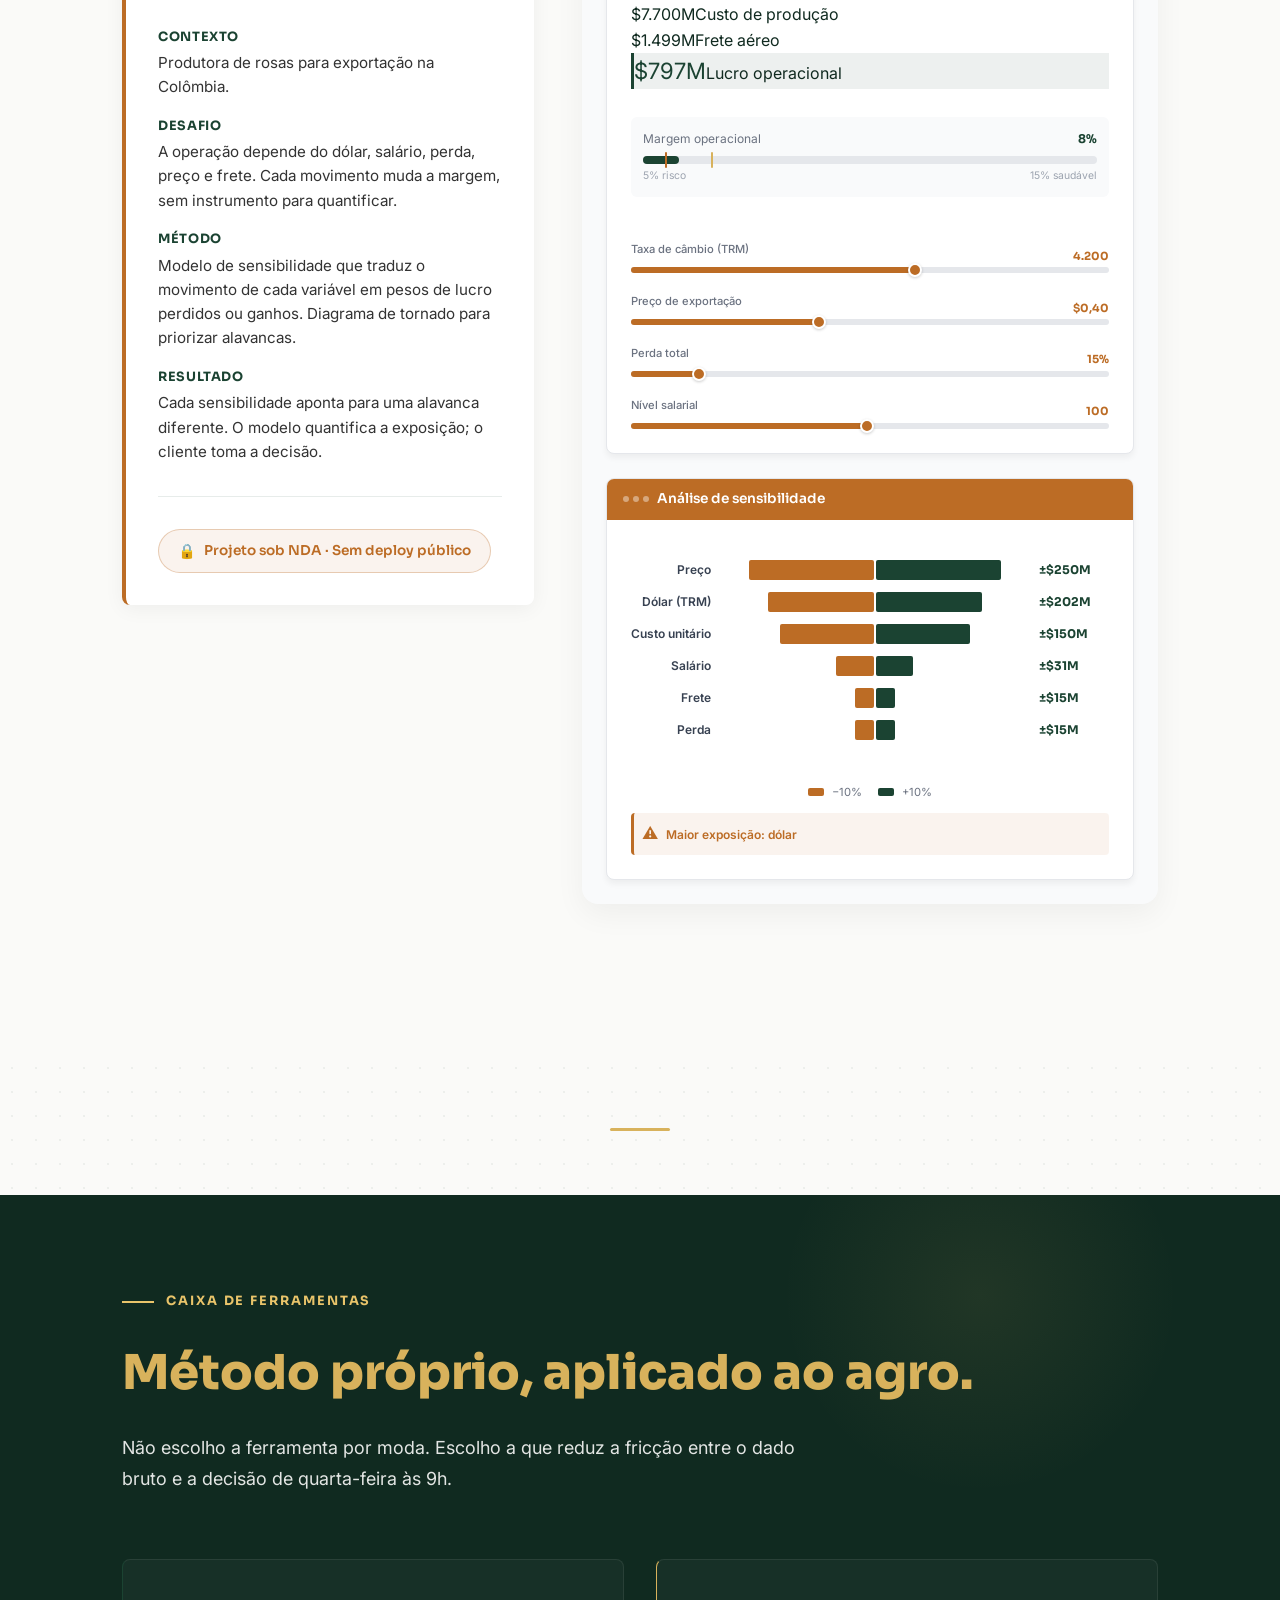
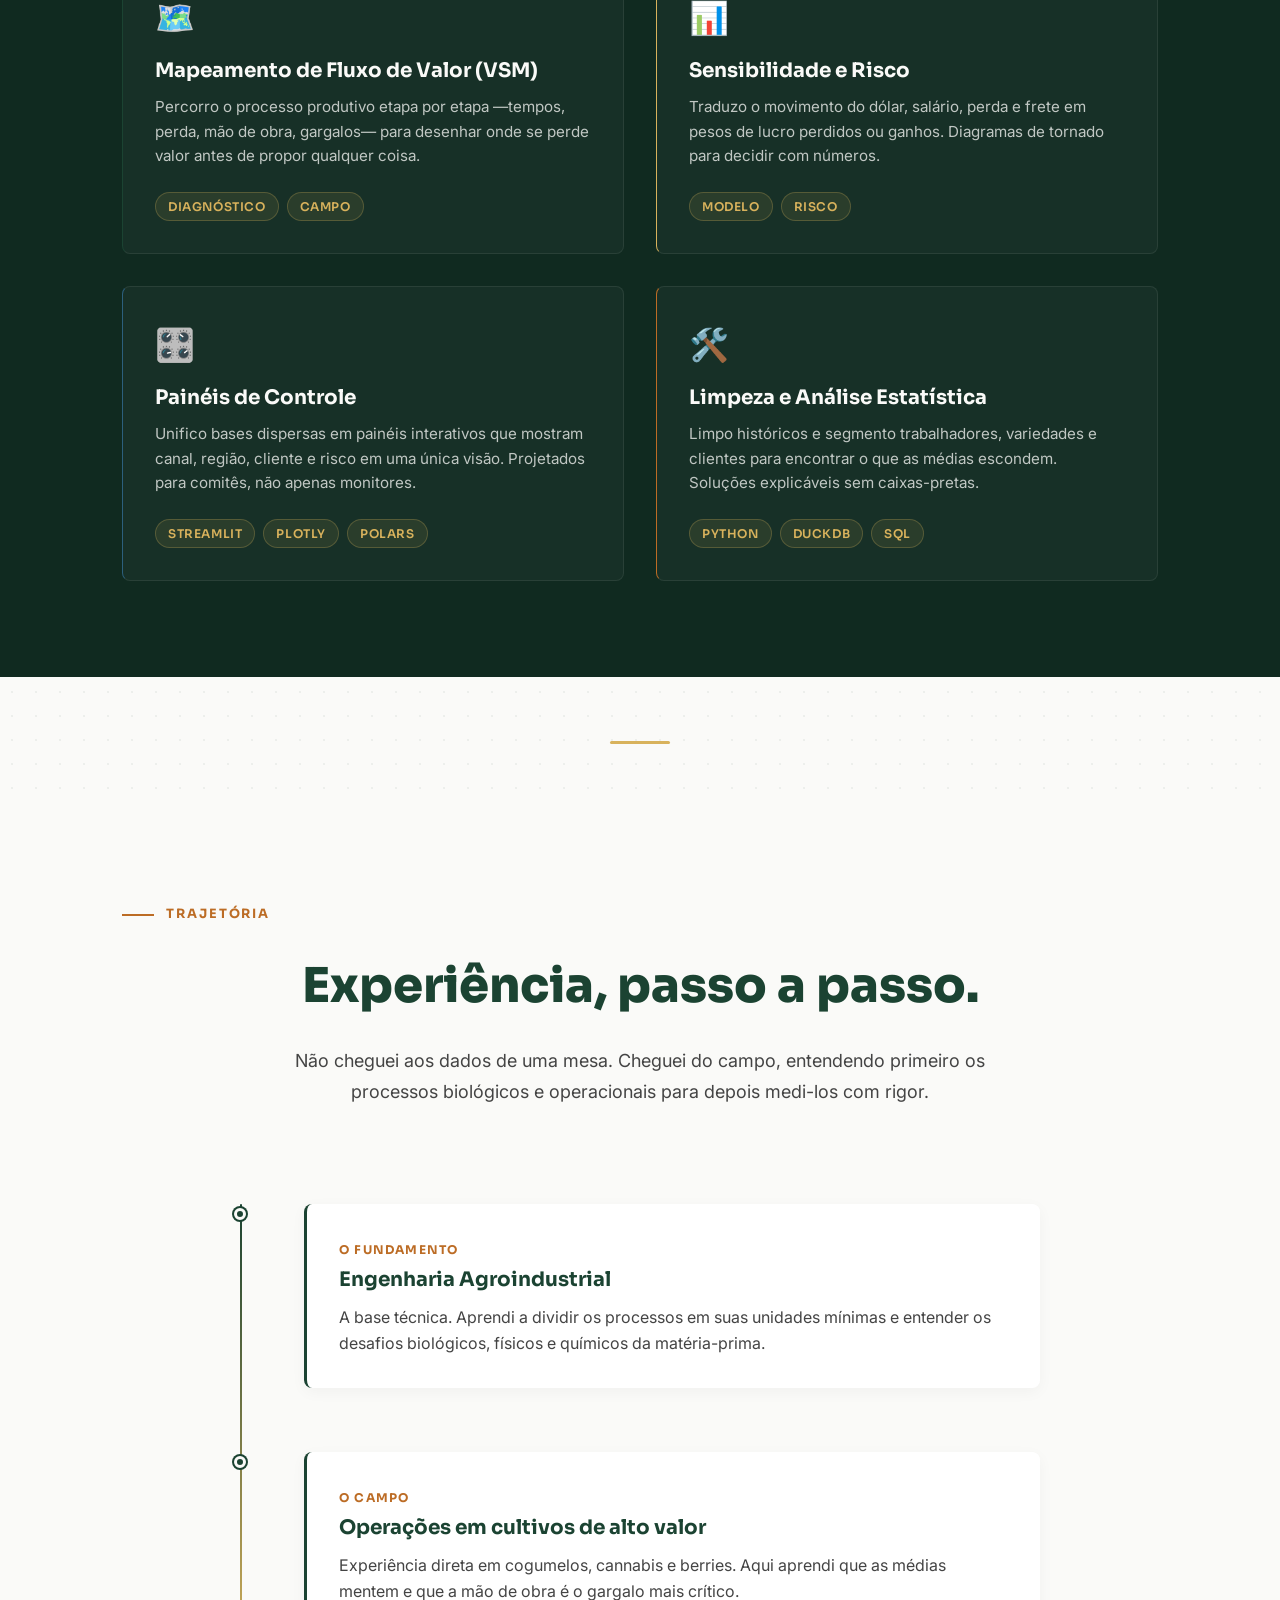
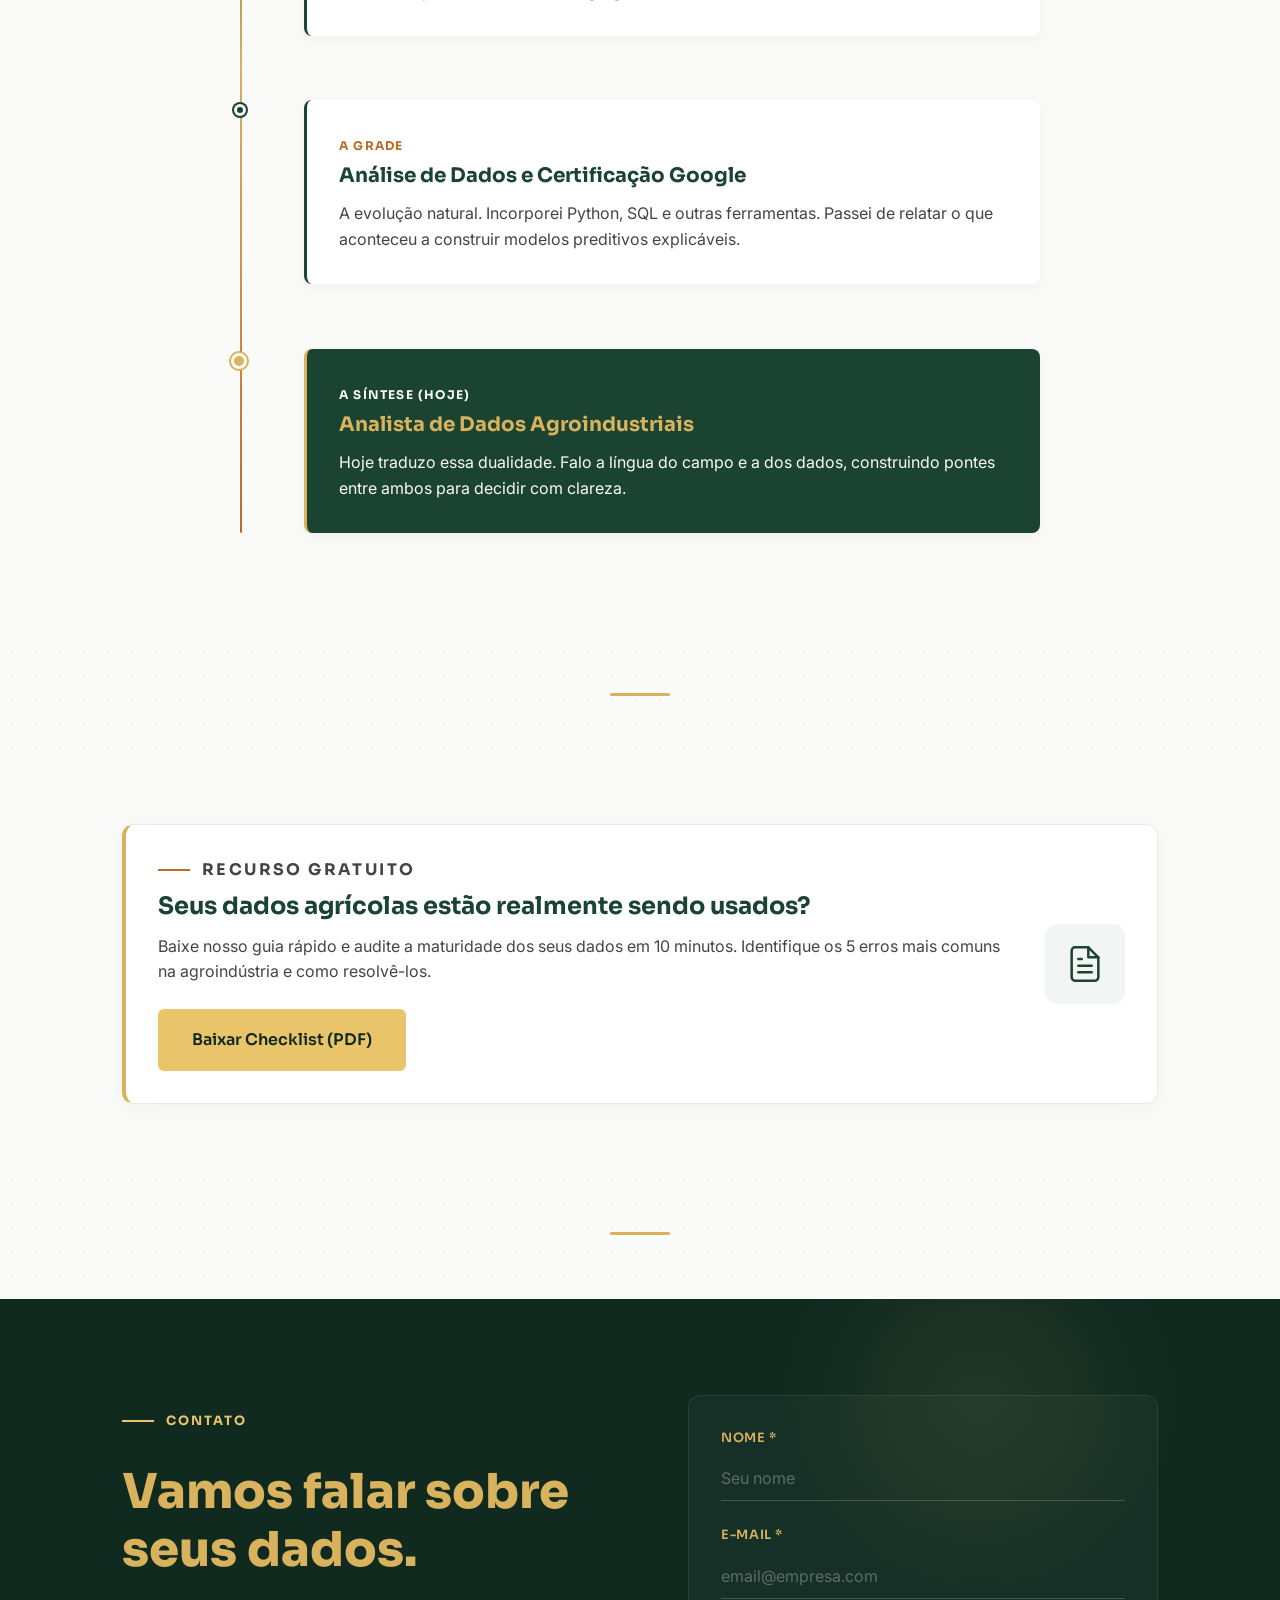
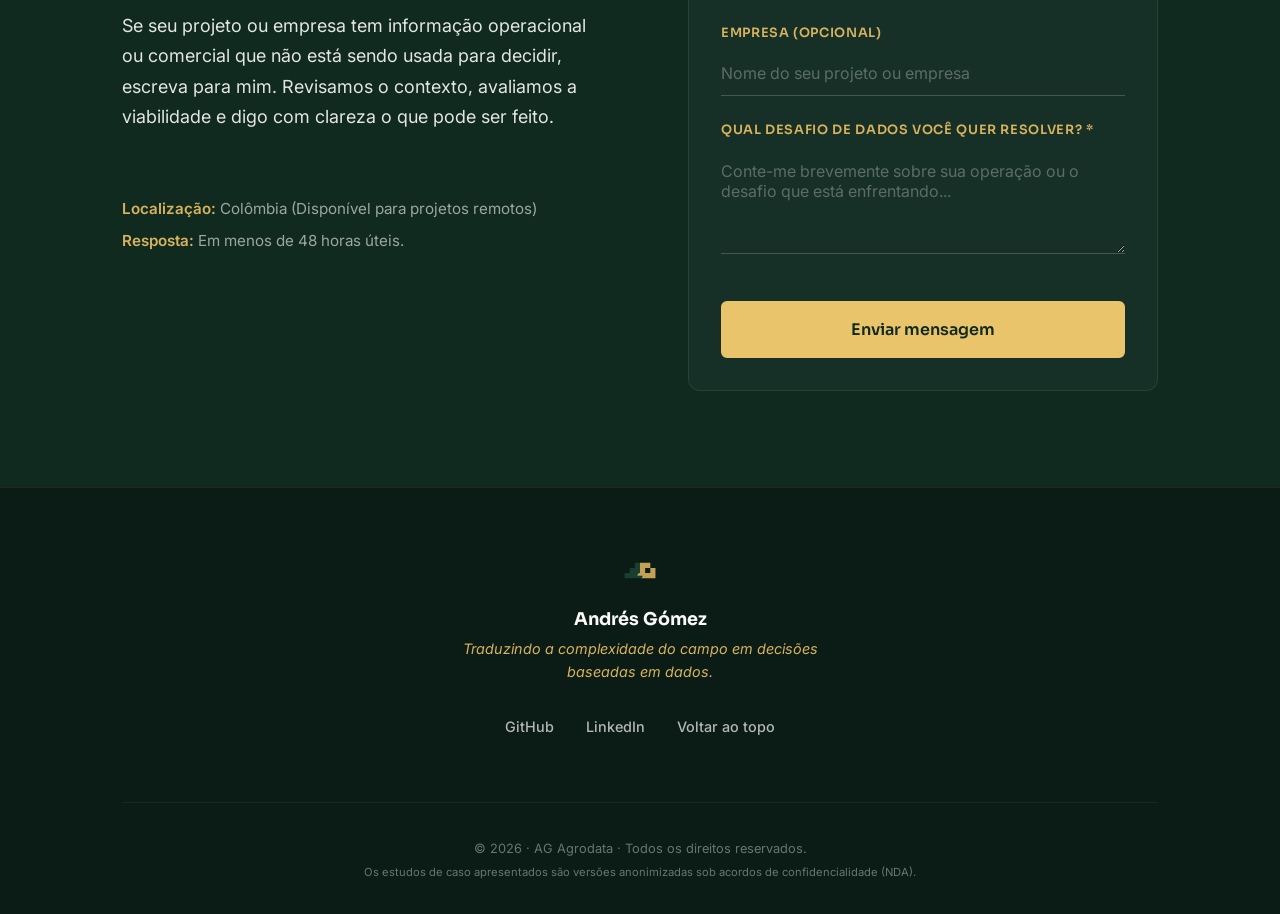
<file: index-pt.html>
<!DOCTYPE html>
<html lang="pt-BR">
<head>
    <meta charset="UTF-8">
    <meta name="viewport" content="width=device-width, initial-scale=1.0">
    <title>Andrés Gómez · Analista de Dados Agroindustriais</title>
    <meta name="description" content="Traduzindo a complexidade do campo em decisões baseadas em dados. Portfólio de casos reais na agroindústria sob NDA.">
    <meta name="author" content="Andrés Gómez">
    <meta name="keywords" content="analista de dados, agroindústria, business intelligence, Colômbia, berries, produtividade">

    <!-- Open Graph -->
    <meta property="og:type" content="website">
    <meta property="og:title" content="Andrés Gómez · Analista de Dados Agroindustriais">
    <meta property="og:description" content="Traduzindo a complexidade do campo em decisões baseadas em dados.">
    <meta property="og:url" content="https://ag-agrodata.github.io/index-pt.html">

    <link rel="canonical" href="https://ag-agrodata.github.io/index-pt.html">

    <!-- SEO Multilingual -->
    <link rel="alternate" hreflang="es" href="https://ag-agrodata.github.io/" />
    <link rel="alternate" hreflang="en" href="https://ag-agrodata.github.io/index-en.html" />
    <link rel="alternate" hreflang="pt" href="https://ag-agrodata.github.io/index-pt.html" />
    <link rel="alternate" hreflang="x-default" href="https://ag-agrodata.github.io/" />

    <link rel="stylesheet" href="css/style.css">
    <link rel="stylesheet" href="css/animations.css">
    <link rel="icon" type="image/svg+xml" href="assets/ag6.svg">
    <link rel="preconnect" href="https://fonts.googleapis.com">

    <script type="application/ld+json">
    {
      "@context": "https://schema.org",
      "@type": "Person",
      "name": "Andrés Gómez",
      "jobTitle": "Analista de Dados Agroindustriais",
      "url": "https://ag-agrodata.github.io",
      "sameAs": ["https://github.com/ag-agrodata"],
      "address": {
        "@type": "PostalAddress",
        "addressLocality": "Popayán",
        "addressRegion": "Cauca",
        "addressCountry": "CO"
      }
    }
    </script>
</head>
<body>

    <!-- Navegação -->
    <nav class="site-nav" id="site-nav" aria-label="Navegação principal">
      <div class="container nav-container">
        <a href="index.html" class="nav-brand" aria-label="Andrés Gómez - Início">
          <img src="assets/ag6.svg" alt="AG Logo" class="nav-logo" width="36" height="36">
          <div class="nav-brand-text">
            <span class="nav-name">Andrés Gómez</span>
            <span class="nav-role">Analista de Dados Agroindustriais</span>
          </div>
        </a>
        <button class="nav-toggle" id="nav-toggle" aria-label="Abrir menu" aria-expanded="false" aria-controls="nav-links">
          <span class="nav-toggle-bar"></span>
          <span class="nav-toggle-bar"></span>
          <span class="nav-toggle-bar"></span>
        </button>
        <ul class="nav-links" id="nav-links">
          <li><a href="#problema">Desafio</a></li>
          <li><a href="#metodo">Método</a></li>
          <li><a href="#casos">Casos</a></li>
          <li><a href="#herramientas">Ferramentas</a></li>
          <li><a href="#recorrido">Trajetória</a></li>
          <li><a href="#contacto" class="nav-cta">Conversemos</a></li>
          <li class="lang-selector">
            <a href="index.html" class="lang-link">ES</a>
            <span class="lang-sep">|</span>
            <a href="index-en.html" class="lang-link">EN</a>
            <span class="lang-sep">|</span>
            <a href="index-pt.html" class="lang-link active">PT</a>
          </li>
        </ul>
      </div>
    </nav>

    <!-- Hero -->
    <header class="hero" role="banner">
      <div class="hero-bg-carousel">
        <div class="carousel-track">
          <img src="assets/images/1.webp" alt="" class="carousel-slide active">
          <img src="assets/images/2.webp" alt="" class="carousel-slide">
          <img src="assets/images/3.webp" alt="" class="carousel-slide">
        </div>
        <div class="hero-overlay"></div>
      </div>

      <div class="container hero-container">
        <img src="assets/ag6-oscuro.svg" alt="AG · Andrés Gómez" class="hero-logo-large fade-in">
        <p class="hero-eyebrow fade-in">AGRODATA · ANÁLISE DE DADOS AGROINDUSTRIAIS</p>
        <h1 class="fade-in">Traduzindo a <em>complexidade do campo</em> em <em>decisões baseadas em dados</em>.</h1>
        <div class="hero-slider fade-in" role="region" aria-label="Frases destacadas">
          <p class="slider-text active">Dividir para entender. Medir para melhorar.</p>
          <p class="slider-text">De decidir "no olho" para planejar com dados.</p>
          <p class="slider-text">Não entrego gráficos; entrego clareza para agir.</p>
        </div>
        <div class="cta-group fade-in">
          <a href="#casos" class="btn btn-primary">Ver estudos de caso</a>
          <a href="#contacto" class="btn btn-secondary">Vamos falar sobre seus dados →</a>
        </div>
      </div>
    </header>

    <div class="section-divider" role="presentation"></div>

    <!-- Desafio -->
    <section id="problema" class="section-problema" aria-labelledby="problema-label">
      <div class="container">
        <div class="problema-seccion1 fade-in">
          <p class="section-label" id="problema-label">O desafio que resolvo</p>
          <h2 class="problema-titulo">Empresas cheias de dados que <span class="text-terracota">não sabem o que fazer com eles.</span></h2>
          <p class="problema-texto">A agroindústria gera muita informação: produção, colheita, pós-colheita, qualidade, logística, vendas. Mas geralmente fica guardada em planilhas e arquivos mortos, e as decisões são tomadas no feeling.</p>
        </div>
        <div class="problema-seccion2 fade-in">
          <div class="solucion-card">
            <p class="solucion-label">Minha solução</p>
            <p class="solucion-texto">Transformo essa informação dispersa em visibilidade para decidir. Não entrego gráficos; entrego clareza para agir.</p>
          </div>
          <div class="animacion-placeholder" aria-hidden="true">
            <div class="anim-stage anim-stage-1">
              <svg viewBox="0 0 24 24" fill="none" stroke="currentColor" stroke-width="2" stroke-linecap="round" stroke-linejoin="round"><path d="M12 22v-9"></path><path d="M12 13c-3 0-5-3-5-7 3 0 5 3 5 7z"></path><path d="M12 13c3 0 5-3 5-7-3 0-5 3-5 7z"></path></svg>
              <span class="anim-label">Campo</span>
            </div>
            <div class="anim-arrow">→</div>
            <div class="anim-stage anim-stage-2">
              <svg viewBox="0 0 24 24" fill="none" stroke="currentColor" stroke-width="2" stroke-linecap="round" stroke-linejoin="round"><path d="M1 12s4-8 11-8 11 8 11 8-4 8-11 8-11-8-11-8z"></path><circle cx="12" cy="12" r="3"></circle></svg>
              <span class="anim-label">Observar</span>
            </div>
            <div class="anim-arrow">→</div>
            <div class="anim-stage anim-stage-3">
              <svg viewBox="0 0 24 24" fill="none" stroke="currentColor" stroke-width="2" stroke-linecap="round" stroke-linejoin="round"><rect x="3" y="3" width="18" height="18" rx="2" ry="2"></rect><line x1="3" y1="9" x2="21" y2="9"></line><line x1="3" y1="15" x2="21" y2="15"></line><line x1="9" y1="3" x2="9" y2="21"></line><line x1="15" y1="3" x2="15" y2="21"></line></svg>
              <span class="anim-label">Dados</span>
            </div>
            <div class="anim-arrow">→</div>
            <div class="anim-stage anim-stage-4">
              <svg viewBox="0 0 24 24" fill="none" stroke="currentColor" stroke-width="2" stroke-linecap="round" stroke-linejoin="round"><line x1="18" y1="20" x2="18" y2="10"></line><line x1="12" y1="20" x2="12" y2="4"></line><line x1="6" y1="20" x2="6" y2="14"></line><line x1="3" y1="20" x2="21" y2="20"></line></svg>
              <span class="anim-label">Decisão</span>
            </div>
          </div>
        </div>
      </div>
    </section>

    <div class="section-divider" role="presentation"></div>

    <!-- Método -->
    <section id="metodo" class="section-metodo bg-subtle" aria-labelledby="metodo-label">
      <div class="container">
        <p class="section-label" id="metodo-label">Como trabalho</p>
        <h2 class="metodo-subtitulo">
          <span class="text-verde">Dividir para entender.</span>
          <span class="text-terracota">Medir para melhorar.</span>
        </h2>
        <div class="metodo-grid" role="list">
          <article class="metodo-card fade-in" role="listitem">
            <span class="metodo-badge">01</span>
            <h3>Observar o processo</h3>
            <p>Como engenheiro agroindustrial, divido os processos em suas unidades mínimas e entendo os desafios biológicos, físicos e químicos da matéria-prima. O contexto operacional não é um detalhe: é metade do diagnóstico.</p>
          </article>
          <article class="metodo-card fade-in" role="listitem">
            <span class="metodo-badge">02</span>
            <h3>Medir e cruzar dados</h3>
            <p>Limpo históricos, cruzo variáveis que ninguém havia conectado e segmento. O que as médias escondem aparece quando os dados são bem observados.</p>
          </article>
          <article class="metodo-card fade-in" role="listitem">
            <span class="metodo-badge">03</span>
            <h3>Traduzir em decisões</h3>
            <p>A análise não termina em um gráfico: termina em uma ação que alguém pode executar. Conecto a operação com as vendas.</p>
          </article>
        </div>
      </div>
    </section>

    <div class="section-divider" role="presentation"></div>

    <!-- Casos -->
    <section id="casos" class="section-casos" aria-labelledby="casos-label">
      <div class="container">
        <p class="section-label" id="casos-label">Casos</p>
        <h2 class="casos-titulo fade-in">
          <span class="text-terracota">Evidências,</span> <span class="text-verde">não promessas.</span>
        </h2>
        <p class="casos-subtitulo fade-in">
          Projetos sob acordo de confidencialidade, apresentados de forma anonimizada.
          Mesmo padrão, mesmo método: passar da intuição para a decisão.
        </p>

        <!-- CASO 1 -->
        <article class="caso-row fade-in" aria-labelledby="caso1-titulo">
          <div class="caso-card caso-comercial">
            <span class="caso-badge">Caso 01</span>
            <h3 id="caso1-titulo">Visibilidade comercial</h3>
            <p class="caso-tagline">De decidir "no olho" para planejar com dados</p>
            <div class="caso-body">
              <div class="caso-field"><strong>Contexto</strong><p>Distribuidora de berries frescos, com canais B2B e B2C.</p></div>
              <div class="caso-field"><strong>Desafio</strong><p>Decisões tomadas no feeling; sem visibilidade por canal, região ou cliente.</p></div>
              <div class="caso-field"><strong>Método</strong><p>Transformei cinco bases dispersas em um painel de controle: vendas, dinâmica regional, alertas de risco e portfólio.</p></div>
              <div class="caso-field"><strong>Resultado</strong><p>Uma equipe comercial que passou de reativa a planejadora, com semáforo de riscos e matrizes de dependência.</p></div>
            </div>
            <div class="caso-footer">
              <div class="caso-links">
                <a href="https://github.com/ag-agrodata/berries-dashboard" class="caso-link github" target="_blank" rel="noopener noreferrer">
                  <span class="link-icon">⌨</span><span>Repositório</span>
                </a>
                <a href="https://berries-dashboard-ztwjxjslwpatnh5kvgn9wd.streamlit.app/" class="caso-link streamlit" target="_blank" rel="noopener noreferrer">
                  <span class="link-icon">📊</span><span>Demo ao vivo</span>
                </a>
              </div>
            </div>
          </div>

          <div class="caso-visual-wrapper">
            <div class="stack-badge">
              <span>Tableau</span><span>Excel</span><span>Python</span>
            </div>
            <div class="caso-visual" aria-hidden="true">
              <img src="assets/images/4.webp" alt="Painel comercial - Vendas por canal" class="caso-screenshot">
            </div>
          </div>
        </article>

        <!-- CASO 2 -->
        <article class="caso-row fade-in" aria-labelledby="caso2-titulo">
          <div class="caso-card caso-operativo">
            <span class="caso-badge">Caso 02</span>
            <h3 id="caso2-titulo">Produtividade agrícola</h3>
            <p class="caso-tagline">Da média estática ao plano de colheita prescritivo</p>
            <div class="caso-body">
              <div class="caso-field"><strong>Contexto</strong><p>Agroindústria de mirtilos com planejamento no feeling, horas extras surpresa e efeito chicote.</p></div>
              <div class="caso-field"><strong>Pergunta</strong><p>Como transformar registros históricos em um plano semanal de horas, lacunas e custos com incerteza à vista?</p></div>
              <div class="caso-field"><strong>Descoberta</strong><p>As médias escondiam um ciclo vicioso: impacto da curva de aprendizado, fadiga, sazonalidade e concorrência laboral.</p></div>
              <div class="caso-field"><strong>Decisão</strong><p>Um zoológico de previsões para um modelo prescritivo: contratar quando o break-even justifica e recalibrar metas em janelas de estresse.</p></div>
            </div>
            <div class="caso-footer">
              <div class="caso-links">
                <a href="https://github.com/ag-agrodata/cosecha-public" class="caso-link github" target="_blank" rel="noopener noreferrer">
                  <span class="link-icon">⌨</span><span>Repositório</span>
                </a>
                <a href="https://cosecha-public-bvexudmlprqdcpwzjzmpxb.streamlit.app/" class="caso-link streamlit" target="_blank" rel="noopener noreferrer">
                  <span class="link-icon">📊</span><span>Demo ao vivo</span>
                </a>
              </div>
            </div>
          </div>

          <div class="caso-visual-wrapper">
            <div class="stack-badge">
              <span>Streamlit</span><span>Polars</span><span>Plotly</span>
            </div>
            <div class="caso-visual" aria-hidden="true">
              <img src="assets/images/5.webp" alt="Painel de produtividade de colheita - planejador" class="caso-screenshot">
            </div>
          </div>
        </article>

        <!-- CASO 3 -->
        <article class="caso-row fade-in" aria-labelledby="caso3-titulo">
          <div class="caso-card caso-modelo">
            <span class="caso-badge">Caso 03</span>
            <h3 id="caso3-titulo">Sensibilidade cambial</h3>
            <p class="caso-tagline">O que mais dói, em um número</p>
            <div class="caso-body">
              <div class="caso-field"><strong>Contexto</strong><p>Produtora de rosas para exportação na Colômbia.</p></div>
              <div class="caso-field"><strong>Desafio</strong><p>A operação depende do dólar, salário, perda, preço e frete. Cada movimento muda a margem, sem instrumento para quantificar.</p></div>
              <div class="caso-field"><strong>Método</strong><p>Modelo de sensibilidade que traduz o movimento de cada variável em pesos de lucro perdidos ou ganhos. Diagrama de tornado para priorizar alavancas.</p></div>
              <div class="caso-field"><strong>Resultado</strong><p>Cada sensibilidade aponta para uma alavanca diferente. O modelo quantifica a exposição; o cliente toma a decisão.</p></div>
            </div>
            <div class="caso-footer">
              <span class="caso-status">Projeto sob NDA · Sem deploy público</span>
            </div>
          </div>

          <div class="caso-visual-wrapper">
            <div class="stack-badge">
              <span>Python</span><span>Pandas</span><span>Plotly</span>
            </div>
            <div class="caso-visual" aria-hidden="true">
              <div class="mockup-grid-1x2">
                <div class="mockup-panel">
                  <div class="mockup-header" style="background: #1B4332;">
                    <span class="window-dots"><span></span><span></span><span></span></span>Modelo de sensibilidade cambial
                  </div>
                  <div class="mockup-body">
                    <div class="kpi-grid-mini">
                      <div class="kpi-mini"><span class="kpi-mini-val">$9.996M</span><span class="kpi-mini-lbl">Receita de exportação</span></div>
                      <div class="kpi-mini"><span class="kpi-mini-val">$7.700M</span><span class="kpi-mini-lbl">Custo de produção</span></div>
                      <div class="kpi-mini"><span class="kpi-mini-val">$1.499M</span><span class="kpi-mini-lbl">Frete aéreo</span></div>
                      <div class="kpi-mini kpi-highlight"><span class="kpi-mini-val">$797M</span><span class="kpi-mini-lbl">Lucro operacional</span></div>
                    </div>
                    <div class="margin-bar-container">
                      <div class="margin-label"><span>Margem operacional</span><span class="margin-value">8%</span></div>
                      <div class="margin-bar">
                        <div class="margin-fill" style="width: 8%;"></div>
                        <div class="margin-threshold risk" style="left: 5%;"></div>
                        <div class="margin-threshold healthy" style="left: 15%;"></div>
                      </div>
                      <div class="margin-legend"><span>5% risco</span><span>15% saudável</span></div>
                    </div>
                    <div class="slider-group">
                      <div class="slider-item"><span class="slider-label">Taxa de câmbio (TRM)</span><div class="slider-track"><div class="slider-fill" style="width: 60%;"></div><span class="slider-value">4.200</span></div></div>
                      <div class="slider-item"><span class="slider-label">Preço de exportação</span><div class="slider-track"><div class="slider-fill" style="width: 40%;"></div><span class="slider-value">$0,40</span></div></div>
                      <div class="slider-item"><span class="slider-label">Perda total</span><div class="slider-track"><div class="slider-fill" style="width: 15%;"></div><span class="slider-value">15%</span></div></div>
                      <div class="slider-item"><span class="slider-label">Nível salarial</span><div class="slider-track"><div class="slider-fill" style="width: 50%;"></div><span class="slider-value">100</span></div></div>
                    </div>
                  </div>
                </div>
                <div class="mockup-panel">
                  <div class="mockup-header" style="background: #BC6C25;">
                    <span class="window-dots"><span></span><span></span><span></span></span>Análise de sensibilidade
                  </div>
                  <div class="mockup-body">
                    <div class="tornado-chart">
                      <div class="tornado-row"><span class="tornado-label">Preço</span><div class="tornado-bars"><div class="tornado-bar negative" style="width: 40%;"></div><div class="tornado-bar positive" style="width: 40%;"></div></div><span class="tornado-value">±$250M</span></div>
                      <div class="tornado-row"><span class="tornado-label">Dólar (TRM)</span><div class="tornado-bars"><div class="tornado-bar negative" style="width: 34%;"></div><div class="tornado-bar positive" style="width: 34%;"></div></div><span class="tornado-value">±$202M</span></div>
                      <div class="tornado-row"><span class="tornado-label">Custo unitário</span><div class="tornado-bars"><div class="tornado-bar negative" style="width: 30%;"></div><div class="tornado-bar positive" style="width: 30%;"></div></div><span class="tornado-value">±$150M</span></div>
                      <div class="tornado-row"><span class="tornado-label">Salário</span><div class="tornado-bars"><div class="tornado-bar negative" style="width: 12%;"></div><div class="tornado-bar positive" style="width: 12%;"></div></div><span class="tornado-value">±$31M</span></div>
                      <div class="tornado-row"><span class="tornado-label">Frete</span><div class="tornado-bars"><div class="tornado-bar negative" style="width: 6%;"></div><div class="tornado-bar positive" style="width: 6%;"></div></div><span class="tornado-value">±$15M</span></div>
                      <div class="tornado-row"><span class="tornado-label">Perda</span><div class="tornado-bars"><div class="tornado-bar negative" style="width: 6%;"></div><div class="tornado-bar positive" style="width: 6%;"></div></div><span class="tornado-value">±$15M</span></div>
                    </div>
                    <div class="tornado-legend">
                      <span class="legend-item"><span class="legend-bar negative"></span>−10%</span>
                      <span class="legend-item"><span class="legend-bar positive"></span>+10%</span>
                    </div>
                    <div class="mini-alert alert-terracota">
                      <span class="alert-icon">⚠️</span>
                      <span class="alert-text">Maior exposição: dólar</span>
                    </div>
                  </div>
                </div>
              </div>
            </div>
          </div>
        </article>

      </div>
    </section>

    <div class="section-divider" role="presentation"></div>

    <!-- Ferramentas -->
    <section id="herramientas" class="section-herramientas section-dark" aria-labelledby="herramientas-label">
      <div class="container">
        <p class="section-label" id="herramientas-label">Caixa de ferramentas</p>
        <h2 class="herramientas-titulo fade-in">Método próprio, aplicado ao agro.</h2>
        <p class="herramientas-subtitulo fade-in">Não escolho a ferramenta por moda. Escolho a que reduz a fricção entre o dado bruto e a decisão de quarta-feira às 9h.</p>
        <div class="herramientas-grid" role="list">
          <article class="herramienta-card fade-in" style="border-left-color: var(--verde);" role="listitem">
            <div class="herramienta-icon" aria-hidden="true">🗺️</div>
            <h3>Mapeamento de Fluxo de Valor (VSM)</h3>
            <p>Percorro o processo produtivo etapa por etapa —tempos, perda, mão de obra, gargalos— para desenhar onde se perde valor antes de propor qualquer coisa.</p>
            <div class="tech-tags"><span class="tag">Diagnóstico</span><span class="tag">Campo</span></div>
          </article>
          <article class="herramienta-card fade-in" style="border-left-color: var(--dorado);" role="listitem">
            <div class="herramienta-icon" aria-hidden="true">📊</div>
            <h3>Sensibilidade e Risco</h3>
            <p>Traduzo o movimento do dólar, salário, perda e frete em pesos de lucro perdidos ou ganhos. Diagramas de tornado para decidir com números.</p>
            <div class="tech-tags"><span class="tag">Modelo</span><span class="tag">Risco</span></div>
          </article>
          <article class="herramienta-card fade-in" style="border-left-color: var(--azul);" role="listitem">
            <div class="herramienta-icon" aria-hidden="true">🎛️</div>
            <h3>Painéis de Controle</h3>
            <p>Unifico bases dispersas em painéis interativos que mostram canal, região, cliente e risco em uma única visão. Projetados para comitês, não apenas monitores.</p>
            <div class="tech-tags"><span class="tag">Streamlit</span><span class="tag">Plotly</span><span class="tag">Polars</span></div>
          </article>
          <article class="herramienta-card fade-in" style="border-left-color: var(--terracota);" role="listitem">
            <div class="herramienta-icon" aria-hidden="true">🛠️</div>
            <h3>Limpeza e Análise Estatística</h3>
            <p>Limpo históricos e segmento trabalhadores, variedades e clientes para encontrar o que as médias escondem. Soluções explicáveis sem caixas-pretas.</p>
            <div class="tech-tags"><span class="tag">Python</span><span class="tag">DuckDB</span><span class="tag">SQL</span></div>
          </article>
        </div>
      </div>
    </section>

    <div class="section-divider" role="presentation"></div>

    <!-- Trajetória -->
    <section id="recorrido" class="section-recorrido" aria-labelledby="recorrido-label">
      <div class="container">
        <p class="section-label" id="recorrido-label">Trajetória</p>
        <h2 class="recorrido-titulo fade-in">Experiência, passo a passo.</h2>
        <p class="recorrido-subtitulo fade-in">
          Não cheguei aos dados de uma mesa. Cheguei do campo, entendendo primeiro os processos biológicos e operacionais para depois medi-los com rigor.
        </p>
        <div class="timeline" role="list">
          <article class="timeline-item fade-in" role="listitem">
            <div class="timeline-marker" aria-hidden="true"></div>
            <div class="timeline-content">
              <span class="timeline-year">O Fundamento</span>
              <h3>Engenharia Agroindustrial</h3>
              <p>A base técnica. Aprendi a dividir os processos em suas unidades mínimas e entender os desafios biológicos, físicos e químicos da matéria-prima.</p>
            </div>
          </article>
          <article class="timeline-item fade-in" role="listitem">
            <div class="timeline-marker" aria-hidden="true"></div>
            <div class="timeline-content">
              <span class="timeline-year">O Campo</span>
              <h3>Operações em cultivos de alto valor</h3>
              <p>Experiência direta em cogumelos, cannabis e berries. Aqui aprendi que as médias mentem e que a mão de obra é o gargalo mais crítico.</p>
            </div>
          </article>
          <article class="timeline-item fade-in" role="listitem">
            <div class="timeline-marker" aria-hidden="true"></div>
            <div class="timeline-content">
              <span class="timeline-year">A Grade</span>
              <h3>Análise de Dados e Certificação Google</h3>
              <p>A evolução natural. Incorporei Python, SQL e outras ferramentas. Passei de relatar o que aconteceu a construir modelos preditivos explicáveis.</p>
            </div>
          </article>
          <article class="timeline-item fade-in" role="listitem">
            <div class="timeline-marker marker-gold" aria-hidden="true"></div>
            <div class="timeline-content content-highlight">
              <span class="timeline-year">A Síntese (Hoje)</span>
              <h3>Analista de Dados Agroindustriais</h3>
              <p>Hoje traduzo essa dualidade. Falo a língua do campo e a dos dados, construindo pontes entre ambos para decidir com clareza.</p>
            </div>
          </article>
        </div>
      </div>
    </section>

    <div class="section-divider" role="presentation"></div>

    <!-- Lead Magnet -->
    <section class="section-lead-magnet">
      <div class="container">
        <div class="lead-magnet-card fade-in">
          <div class="lead-magnet-content">
            <p class="section-label" style="margin-bottom: 0.5rem;">Recurso Gratuito</p>
            <h3>Seus dados agrícolas estão realmente sendo usados?</h3>
            <p>Baixe nosso guia rápido e audite a maturidade dos seus dados em 10 minutos. Identifique os 5 erros mais comuns na agroindústria e como resolvê-los.</p>
            <a href="assets/downloads/5-senales-datos-agricolas.pdf" class="btn btn-primary" target="_blank" rel="noopener noreferrer">
              Baixar Checklist (PDF)
            </a>
          </div>
          <div class="lead-magnet-visual" aria-hidden="true">
            <svg viewBox="0 0 24 24" fill="none" stroke="currentColor" stroke-width="1.5" stroke-linecap="round" stroke-linejoin="round">
              <path d="M14 2H6a2 2 0 0 0-2 2v16a2 2 0 0 0 2 2h12a2 2 0 0 0 2-2V8z"></path>
              <polyline points="14 2 14 8 20 8"></polyline>
              <line x1="16" y1="13" x2="8" y2="13"></line>
              <line x1="16" y1="17" x2="8" y2="17"></line>
              <polyline points="10 9 9 9 8 9"></polyline>
            </svg>
          </div>
        </div>
      </div>
    </section>

    <div class="section-divider" role="presentation"></div>

    <!-- Contato -->
    <section id="contacto" class="section-contacto section-dark" aria-labelledby="contacto-label">
      <div class="container contacto-container">
        <div class="contacto-info fade-in">
          <p class="section-label" id="contacto-label">Contato</p>
          <h2 class="contacto-titulo">Vamos falar sobre seus dados.</h2>
          <p class="contacto-texto">
            Se seu projeto ou empresa tem informação operacional ou comercial que não está sendo usada para decidir, escreva para mim. Revisamos o contexto, avaliamos a viabilidade e digo com clareza o que pode ser feito.
          </p>
          <div class="contacto-datos">
            <p><strong>Localização:</strong> Colômbia (Disponível para projetos remotos)</p>
            <p><strong>Resposta:</strong> Em menos de 48 horas úteis.</p>
          </div>
        </div>
        <div class="contacto-form-wrapper fade-in">
          <form name="contacto" method="POST" data-netlify="true" class="contacto-form" novalidate>
            <input type="hidden" name="form-name" value="contacto">
            <div class="form-group">
              <label for="nombre">Nome <span aria-label="obrigatório">*</span></label>
              <input type="text" id="nombre" name="nombre" required placeholder="Seu nome" autocomplete="name">
            </div>
            <div class="form-group">
              <label for="email">E-mail <span aria-label="obrigatório">*</span></label>
              <input type="email" id="email" name="email" required placeholder="email@empresa.com" autocomplete="email">
            </div>
            <div class="form-group">
              <label for="empresa">Empresa (Opcional)</label>
              <input type="text" id="empresa" name="empresa" placeholder="Nome do seu projeto ou empresa" autocomplete="organization">
            </div>
            <div class="form-group">
              <label for="mensaje">Qual desafio de dados você quer resolver? <span aria-label="obrigatório">*</span></label>
              <textarea id="mensaje" name="mensaje" rows="4" required placeholder="Conte-me brevemente sobre sua operação ou o desafio que está enfrentando..."></textarea>
            </div>
            <button type="submit" class="btn btn-primary btn-full">Enviar mensagem</button>
          </form>
        </div>
      </div>
    </section>

    <!-- Footer -->
    <footer class="site-footer" role="contentinfo">
      <div class="container footer-container">
        <div class="footer-brand">
          <img src="assets/ag6.svg" alt="AG Logo" class="footer-logo" width="48" height="48" loading="lazy">
          <div class="footer-brand-text">
            <span class="footer-name">Andrés Gómez</span>
            <span class="footer-tagline">Traduzindo a complexidade do campo em decisões baseadas em dados.</span>
          </div>
        </div>
        <div class="footer-links">
          <a href="https://github.com/ag-agrodata" target="_blank" rel="noopener noreferrer">GitHub</a>
          <a href="https://www.linkedin.com/in/afgomez84" target="_blank" rel="noopener noreferrer">LinkedIn</a>
          <a href="#site-nav" onclick="window.scrollTo({top: 0, behavior: 'smooth'}); return false;">Voltar ao topo</a>
        </div>
        <div class="footer-legal">
          <p>&copy; 2026 · AG Agrodata · Todos os direitos reservados.</p>
          <p class="footer-legal-small">Os estudos de caso apresentados são versões anonimizadas sob acordos de confidencialidade (NDA).</p>
        </div>
      </div>
    </footer>

    <script src="js/main.js" defer></script>
</body>
</html>
</file>
<file: css/style.css>
/* ============================================
   1. VARIABLES Y RESET
   ============================================ */
@import url('https://fonts.googleapis.com/css2?family=Inter:wght@400;500;600&family=Sora:wght@600;700;800&display=swap');

:root {
  --verde: #1B4332;
  --dorado: #D8B25C;
  --terracota: #BC6C25;
  --hueso: #FAFAF8;
  --azul: #2C5F7C;
  --ambar: #E9C46A;
  --negro: #102a20;
  --font-display: 'Sora', sans-serif;
  --font-body: 'Inter', sans-serif;
  --space-sm: 1rem;
  --space-md: 2rem;
  --space-lg: 4rem;
  --space-xl: 6rem;
}

* { margin: 0; padding: 0; box-sizing: border-box; }

body {
  font-family: var(--font-body);
  background-color: var(--hueso);
  color: var(--negro);
  line-height: 1.6;
  -webkit-font-smoothing: antialiased;
  background-image: radial-gradient(circle, rgba(27, 67, 50, 0.06) 1px, transparent 1px);
  background-size: 24px 24px;
}

h1, h2, h3, h4 { font-family: var(--font-display); color: var(--verde); line-height: 1.2; }
h1 { font-size: clamp(2.5rem, 5vw, 4rem); font-weight: 800; }
h2 { font-size: clamp(2rem, 4vw, 3rem); font-weight: 700; margin-bottom: var(--space-md); }
h3 { font-size: 1.5rem; font-weight: 700; color: var(--azul); }
p { margin-bottom: 1.5rem; font-size: 1.125rem; color: #333; }

.container { max-width: 1100px; margin: 0 auto; padding: 0 var(--space-md); }

/* ============================================
   2. UTILIDADES Y SEPARADORES
   ============================================ */
.text-verde { color: var(--verde); }
.text-terracota { color: var(--terracota); }
.bg-subtle { background-color: #F4F6F5; }

.section-divider {
  width: 60px; height: 3px; background: var(--dorado);
  margin: var(--space-lg) auto; border-radius: 2px;
}
.section-dark .section-divider { background: var(--ambar); }

/* ============================================
   3. NAVEGACIÓN
   ============================================ */
.site-nav {
  position: sticky; top: 0; z-index: 1000;
  background: var(--negro); border-bottom: 1px solid rgba(216, 178, 92, 0.15);
  transition: background 0.3s ease, box-shadow 0.3s ease;
}
.site-nav.scrolled {
  background: rgba(16, 42, 32, 0.97); backdrop-filter: blur(8px);
  box-shadow: 0 2px 12px rgba(0, 0, 0, 0.2);
}
.nav-container { display: flex; justify-content: space-between; align-items: center; padding: 0.75rem var(--space-md); }
.nav-brand { display: flex; align-items: center; gap: 0.75rem; text-decoration: none; }
.nav-logo { width: 36px; height: auto; }
.nav-brand-text { display: flex; flex-direction: column; line-height: 1.2; }
.nav-name { font-family: var(--font-display); font-weight: 700; color: var(--hueso); font-size: 0.95rem; }
.nav-role { font-size: 0.7rem; color: var(--dorado); font-weight: 600; letter-spacing: 0.08em; text-transform: uppercase; }

.nav-links { display: flex; align-items: center; gap: 0.25rem; list-style: none; margin: 0; padding: 0; }
.nav-links a {
  text-decoration: none; color: rgba(250, 250, 248, 0.8); font-size: 0.9rem; font-weight: 500;
  padding: 0.5rem 0.85rem; border-radius: 4px; transition: color 0.2s ease, background 0.2s ease;
}
.nav-links a:hover { color: var(--hueso); background: rgba(216, 178, 92, 0.1); }
.nav-cta { background: var(--dorado) !important; color: var(--negro) !important; font-weight: 600 !important; margin-left: 0.5rem; }
.nav-cta:hover { background: var(--ambar) !important; }

.nav-toggle { display: none; flex-direction: column; gap: 5px; background: none; border: none; cursor: pointer; padding: 0.5rem; }
.nav-toggle-bar { width: 24px; height: 2px; background: var(--hueso); border-radius: 2px; transition: transform 0.3s ease, opacity 0.3s ease; }

@media (max-width: 900px) {
  .nav-toggle { display: flex; }
  .nav-links {
    position: absolute; top: 100%; left: 0; right: 0; flex-direction: column;
    background: var(--negro); padding: 1rem var(--space-md); border-bottom: 1px solid rgba(216, 178, 92, 0.15);
    gap: 0.25rem; transform: translateY(-10px); opacity: 0; pointer-events: none; transition: transform 0.3s ease, opacity 0.3s ease;
  }
  .nav-links.open { transform: translateY(0); opacity: 1; pointer-events: auto; }
  .nav-links a { width: 100%; padding: 0.75rem; }
  .nav-cta { margin-left: 0; margin-top: 0.5rem; text-align: center; }
}

/* ============================================
   4. HERO SECTION
   ============================================ */
.hero { position: relative; padding: var(--space-xl) 0; min-height: 100vh; display: flex; align-items: center; overflow: hidden; }
.hero-bg-carousel { position: absolute; top: 0; left: 0; width: 100%; height: 100%; z-index: 0; }
.carousel-track { position: relative; width: 100%; height: 100%; }
.carousel-slide { position: absolute; top: 0; left: 0; width: 100%; height: 100%; object-fit: cover; opacity: 0; transition: opacity 2s ease-in-out; }
.carousel-slide.active { opacity: 1; }
.hero-overlay { position: absolute; top: 0; left: 0; width: 100%; height: 100%; background: rgba(16, 42, 32, 0.75); z-index: 1; }

.hero-container { position: relative; z-index: 2; max-width: 900px; margin: 0 auto; text-align: center; }
.hero-logo-large { width: 140px; height: auto; margin: 0 auto var(--space-md); display: block; filter: drop-shadow(0 4px 12px rgba(216, 178, 92, 0.3)); }
@media (max-width: 600px) { .hero-logo-large { width: 100px; } }

.hero-eyebrow { font-family: var(--font-display); font-size: 0.85rem; font-weight: 600; color: var(--dorado); letter-spacing: 0.15em; text-transform: uppercase; margin-bottom: var(--space-md); }
.hero h1 { color: var(--hueso); font-size: clamp(2rem, 5vw, 3.5rem); font-weight: 800; line-height: 1.15; margin-bottom: var(--space-lg); letter-spacing: -0.02em; }
.hero h1 em { color: var(--ambar); font-style: normal; font-weight: 700; }

.hero-slider { position: relative; min-height: 3rem; margin: var(--space-md) 0 var(--space-lg); overflow: hidden; }
.slider-text {
  position: absolute; top: 0; left: 0; width: 100%; font-size: 1.1rem; color: rgba(250, 250, 248, 0.85);
  font-weight: 500; opacity: 0; transform: translateY(10px); transition: opacity 0.6s ease, transform 0.6s ease; line-height: 1.4;
}
.slider-text.active { opacity: 1; transform: translateY(0); }
@media (max-width: 600px) {
  .hero-slider { min-height: 3.5rem; }
  .slider-text { font-size: 1rem; padding: 0 1rem; }
}

.hero .cta-group { display: flex; gap: var(--space-md); justify-content: center; flex-wrap: wrap; }

/* ============================================
   5. SECCIÓN: EL PROBLEMA
   ============================================ */
.section-problema { padding: var(--space-xl) 0; background: var(--hueso); }
.section-label {
  font-family: var(--font-display); font-size: 0.8rem; font-weight: 700; color: var(--terracota);
  letter-spacing: 0.15em; text-transform: uppercase; margin-bottom: var(--space-md); display: flex; align-items: center; gap: 0.75rem;
}
.section-label::before { content: ''; width: 32px; height: 2px; background: var(--terracota); display: inline-block; }

.problema-titulo { color: var(--verde); font-size: clamp(1.75rem, 4vw, 2.75rem); font-weight: 800; line-height: 1.15; margin-bottom: var(--space-md); letter-spacing: -0.01em; }
.problema-texto { font-size: 1.125rem; color: #333; line-height: 1.7; max-width: 640px; margin: 0; }

.section-problema .container { display: grid; grid-template-columns: 1fr 1fr; gap: var(--space-lg); align-items: center; }
.problema-seccion1 { padding-right: var(--space-md); }
.problema-seccion2 { display: flex; flex-direction: column; gap: var(--space-md); }

.solucion-card { background: var(--verde); padding: var(--space-md) var(--space-lg); border-radius: 12px; box-shadow: 0 8px 24px rgba(27, 67, 50, 0.15); }
.solucion-label {
  position: relative; padding-top: 1.25rem; font-family: var(--font-display); font-size: 0.8rem; font-weight: 700;
  color: var(--dorado); letter-spacing: 0.15em; text-transform: uppercase; margin-bottom: 0.75rem;
}
.solucion-label::before { content: ''; position: absolute; top: 0; left: 0; width: 48px; height: 3px; background: var(--dorado); border-radius: 2px; }
.solucion-texto { font-size: 1.125rem; color: var(--hueso); line-height: 1.6; margin: 0; }

/* Animación de flujo */
.animacion-placeholder {
  width: 100%; height: 160px; border: 1px solid rgba(27, 67, 50, 0.1); border-radius: 12px; background: white;
  display: flex; align-items: center; justify-content: center; gap: 1rem; box-shadow: 0 4px 15px rgba(0,0,0,0.03);
}
.anim-stage { display: flex; flex-direction: column; align-items: center; gap: 0.5rem; animation-duration: 11s; animation-iteration-count: infinite; animation-timing-function: ease-in-out; animation-fill-mode: both; }
.anim-stage svg { width: 40px; height: 40px; transition: color 0.5s ease; }
.anim-label { font-family: var(--font-display); font-size: 0.7rem; font-weight: 700; text-transform: uppercase; letter-spacing: 0.05em; transition: color 0.5s ease; }

.anim-stage-1 { color: var(--verde); animation-name: stage1; }
.anim-stage-2 { color: var(--dorado); animation-name: stage2; }
.anim-stage-3 { color: var(--azul); animation-name: stage3; }
.anim-stage-4 { color: var(--terracota); animation-name: stage4; }

.anim-arrow { color: rgba(27, 67, 50, 0.2); font-size: 1.25rem; font-weight: 300; animation: arrowPulse 2s infinite ease-in-out; }

@keyframes stage1 { 0%, 100% { opacity: 0; transform: scale(0.8); filter: grayscale(100%); } 5%, 18% { opacity: 1; transform: scale(1); filter: grayscale(0%); } 23%, 73% { opacity: 1; transform: scale(1); filter: grayscale(100%); } 78%, 95% { opacity: 1; transform: scale(1); filter: grayscale(0%); } }
@keyframes stage2 { 0%, 18% { opacity: 0; transform: scale(0.8); filter: grayscale(100%); } 23%, 36% { opacity: 1; transform: scale(1); filter: grayscale(0%); } 41%, 73% { opacity: 1; transform: scale(1); filter: grayscale(100%); } 78%, 95% { opacity: 1; transform: scale(1); filter: grayscale(0%); } }
@keyframes stage3 { 0%, 36% { opacity: 0; transform: scale(0.8); filter: grayscale(100%); } 41%, 54% { opacity: 1; transform: scale(1); filter: grayscale(0%); } 59%, 73% { opacity: 1; transform: scale(1); filter: grayscale(100%); } 78%, 95% { opacity: 1; transform: scale(1); filter: grayscale(0%); } }
@keyframes stage4 { 0%, 54% { opacity: 0; transform: scale(0.8); filter: grayscale(100%); } 59%, 73% { opacity: 1; transform: scale(1); filter: grayscale(0%); } 78%, 95% { opacity: 1; transform: scale(1); filter: grayscale(0%); } }
@keyframes arrowPulse { 0%, 100% { opacity: 0.2; transform: translateX(0); } 50% { opacity: 0.6; transform: translateX(4px); } }

@media (max-width: 768px) {
  .animacion-placeholder { height: auto; padding: 1rem; flex-wrap: wrap; }
  .anim-stage svg { width: 32px; height: 32px; }
  .anim-label { font-size: 0.6rem; }
  .anim-arrow { font-size: 1rem; }
  .section-problema .container { grid-template-columns: 1fr; gap: var(--space-lg); }
  .problema-seccion1 { padding-right: 0; }
  .solucion-card { padding: var(--space-md); }
}

/* ============================================
   6. SECCIÓN: MÉTODO
   ============================================ */
.section-metodo { padding: var(--space-xl) 0; background-color: #F4F6F5; background-image: radial-gradient(rgba(27, 67, 50, 0.08) 1.5px, transparent 1.5px); background-size: 24px 24px; }
.metodo-subtitulo { font-size: clamp(1.5rem, 3vw, 2rem); font-weight: 700; margin-bottom: var(--space-lg); line-height: 1.3; }
.metodo-grid { display: grid; grid-template-columns: repeat(3, 1fr); gap: var(--space-md); }

.metodo-card {
  background: white; padding: var(--space-md); border-radius: 8px; border-left: 4px solid var(--dorado);
  box-shadow: 0 4px 20px rgba(0, 0, 0, 0.05); transition: transform 0.3s ease, box-shadow 0.3s ease;
}
.metodo-card:hover { transform: translateY(-5px); box-shadow: 0 8px 30px rgba(27, 67, 50, 0.12); }

.metodo-badge {
  display: inline-block; padding: 0.4rem 1rem; background: rgba(216, 178, 92, 0.12); border: 1px solid rgba(216, 178, 92, 0.3);
  border-radius: 999px; color: var(--dorado); font-family: var(--font-display); font-size: 0.875rem; font-weight: 700; margin-bottom: 1rem;
}
.metodo-card:nth-child(1) .metodo-badge { background: rgba(27, 67, 50, 0.12); border-color: rgba(27, 67, 50, 0.3); color: var(--verde); }
.metodo-card:nth-child(2) .metodo-badge { background: rgba(216, 178, 92, 0.12); border-color: rgba(216, 178, 92, 0.3); color: var(--dorado); }
.metodo-card:nth-child(3) .metodo-badge { background: rgba(188, 108, 37, 0.12); border-color: rgba(188, 108, 37, 0.3); color: var(--terracota); }

.metodo-card h3 { font-family: var(--font-display); font-size: 1.25rem; font-weight: 700; color: var(--verde); margin-bottom: 0.75rem; line-height: 1.3; }
.metodo-card p { font-size: 1rem; color: #333; line-height: 1.6; margin: 0; }

@media (max-width: 900px) {
  .metodo-grid { grid-template-columns: 1fr; gap: var(--space-md); }
  .metodo-subtitulo { font-size: 1.25rem; }
}

/* ============================================
   7. SECCIÓN: CASOS
   ============================================ */
.section-casos { padding: var(--space-xl) 0; background: var(--hueso); }
.casos-titulo { font-size: clamp(2rem, 4vw, 3rem); font-weight: 800; margin-bottom: var(--space-md); line-height: 1.2; }
.casos-titulo .text-terracota { color: var(--terracota); }
.casos-titulo .text-verde { color: var(--verde); }
.casos-subtitulo { font-size: 1.125rem; color: #444; max-width: 700px; margin-bottom: var(--space-lg); line-height: 1.7; }

.caso-row {
  display: grid;
  grid-template-columns: 1fr 1.4fr;
  gap: 3rem;
  margin-bottom: 4rem;
  align-items: start; /* Alineación superior para evitar desajustes */
}

.caso-card {
  background: white; padding: var(--space-md); border-radius: 8px; border-left: 4px solid var(--dorado);
  box-shadow: 0 4px 20px rgba(0, 0, 0, 0.05); display: flex; flex-direction: column; transition: transform 0.3s ease, box-shadow 0.3s ease;
}
.caso-card:hover { transform: translateY(-5px); box-shadow: 0 8px 30px rgba(27, 67, 50, 0.12); }

.caso-comercial { border-left-color: var(--verde); }
.caso-operativo { border-left-color: var(--dorado); }
.caso-modelo { border-left-color: var(--terracota); }

.caso-badge {
  display: inline-block; padding: 0.4rem 1rem; background: rgba(216, 178, 92, 0.12); border: 1px solid rgba(216, 178, 92, 0.3);
  border-radius: 999px; color: var(--dorado); font-family: var(--font-display); font-size: 0.875rem; font-weight: 700; margin-bottom: 1rem; align-self: flex-start;
}
.caso-card h3 { font-family: var(--font-display); font-size: 1.5rem; font-weight: 700; color: var(--verde); margin-bottom: 0.5rem; line-height: 1.2; }
.caso-tagline { font-size: 1rem; color: var(--azul); font-weight: 500; font-style: italic; margin-bottom: var(--space-md); }

.caso-body { flex: 1; display: flex; flex-direction: column; gap: 1rem; }
.caso-field { display: flex; flex-direction: column; gap: 0.25rem; }
.caso-field strong { font-family: var(--font-display); font-size: 0.8rem; font-weight: 700; color: var(--verde); letter-spacing: 0.05em; text-transform: uppercase; }
.caso-field p { font-size: 0.95rem; color: #333; line-height: 1.6; margin: 0; }

.caso-footer { margin-top: var(--space-md); padding-top: var(--space-md); border-top: 1px solid rgba(27, 67, 50, 0.1); }

.caso-links { display: flex; gap: 0.75rem; flex-wrap: wrap; align-items: center; }

.caso-link {
  display: inline-flex; align-items: center; gap: 0.5rem; padding: 0.6rem 1.2rem; border-radius: 999px;
  font-family: var(--font-display); font-size: 0.85rem; font-weight: 600; text-decoration: none !important;
  transition: all 0.3s ease; border: 2px solid transparent;
}
.caso-link.github { background: var(--verde); color: var(--hueso) !important; border-color: var(--verde); }
.caso-link.github:hover { background: var(--negro); border-color: var(--negro); transform: translateY(-2px); box-shadow: 0 4px 12px rgba(27, 67, 50, 0.3); }

.caso-link.streamlit { background: transparent; color: var(--terracota) !important; border-color: var(--terracota); }
.caso-link.streamlit:hover { background: var(--terracota); color: var(--hueso) !important; transform: translateY(-2px); box-shadow: 0 4px 12px rgba(188, 108, 37, 0.3); }

.caso-link .link-icon { font-size: 1rem; line-height: 1; }

.caso-status {
  display: inline-flex; align-items: center; gap: 0.5rem; padding: 0.6rem 1.2rem;
  background: rgba(188, 108, 37, 0.08); border: 1px solid rgba(188, 108, 37, 0.3); border-radius: 999px;
  font-family: var(--font-display); font-size: 0.85rem; font-weight: 600; color: var(--terracota); font-style: normal;
}
.caso-status::before { content: '🔒'; font-size: 0.9rem; }

/* Wrapper para alinear badge e imagen en la columna derecha */
.caso-visual-wrapper {
  display: flex;
  flex-direction: column;
}

.stack-badge {
  display: inline-flex; gap: 0.5rem; flex-wrap: wrap; margin-bottom: 0.75rem;
}
.stack-badge span {
  padding: 0.3rem 0.7rem; background: rgba(27, 67, 50, 0.06); border-radius: 999px;
  font-family: var(--font-display); font-size: 0.7rem; font-weight: 600; color: var(--verde); letter-spacing: 0.03em;
}

.caso-screenshot {
  width: 100%; height: auto; border-radius: 8px; box-shadow: 0 8px 30px rgba(0, 0, 0, 0.08); border: 1px solid rgba(27, 67, 50, 0.1);
}

@media (max-width: 1024px) {
  .caso-row { grid-template-columns: 1fr; gap: 2rem; }
}

/* ============================================
   8. SECCIÓN: HERRAMIENTAS (MODO OSCURO)
   ============================================ */
.section-dark { background-color: var(--negro); color: var(--hueso); position: relative; overflow: hidden; }
.section-dark::before {
  content: ''; position: absolute; top: -100px; right: 100px; width: 400px; height: 400px;
  background: radial-gradient(circle, rgba(233, 196, 106, 0.08), transparent 70%); border-radius: 50%; pointer-events: none;
}
.section-dark .section-label { color: var(--ambar); }
.section-dark .section-label::before { background: var(--ambar); }
.section-dark h2, .section-dark h3 { color: var(--dorado); }
.section-dark p { color: rgba(250, 250, 248, 0.9); }

.section-herramientas { padding: var(--space-xl) 0; }
.herramientas-titulo { color: var(--hueso); font-size: clamp(2rem, 4vw, 3rem); font-weight: 800; margin-bottom: var(--space-md); }
.herramientas-subtitulo { color: rgba(250, 250, 248, 0.8); font-size: 1.125rem; max-width: 700px; margin-bottom: var(--space-lg); line-height: 1.7; }
.herramientas-grid { display: grid; grid-template-columns: repeat(2, 1fr); gap: var(--space-md); }

.herramienta-card {
  background: rgba(255, 255, 255, 0.03); border: 1px solid rgba(250, 250, 248, 0.08); border-radius: 8px;
  padding: var(--space-md); transition: transform 0.3s ease, background 0.3s ease;
}
.herramienta-card:hover { transform: translateY(-4px); background: rgba(255, 255, 255, 0.06); }
.herramienta-icon { font-size: 2rem; margin-bottom: 1rem; }
.herramienta-card h3 { color: var(--hueso); font-family: var(--font-display); font-size: 1.25rem; font-weight: 700; margin-bottom: 0.75rem; }
.herramienta-card p { color: rgba(250, 250, 248, 0.75); font-size: 0.95rem; line-height: 1.6; margin-bottom: 1.5rem; }

.tech-tags { display: flex; flex-wrap: wrap; gap: 0.5rem; }
.tag {
  padding: 0.25rem 0.75rem; background: rgba(216, 178, 92, 0.1); border: 1px solid rgba(216, 178, 92, 0.25);
  border-radius: 999px; color: var(--dorado); font-size: 0.75rem; font-weight: 600; font-family: var(--font-display); letter-spacing: 0.05em; text-transform: uppercase;
}
@media (max-width: 768px) { .herramientas-grid { grid-template-columns: 1fr; } }

/* ============================================
   9. SECCIÓN: RECORRIDO (TIMELINE)
   ============================================ */
.section-recorrido { padding: var(--space-xl) 0; background: var(--hueso); }
.recorrido-titulo { color: var(--verde); font-size: clamp(2rem, 4vw, 3rem); font-weight: 800; margin-bottom: var(--space-md); text-align: center; }
.recorrido-subtitulo { font-size: 1.125rem; color: #444; max-width: 700px; margin: 0 auto var(--space-xl); line-height: 1.7; text-align: center; }

.timeline { position: relative; max-width: 800px; margin: 0 auto; padding-left: 2rem; }
.timeline::before {
  content: ''; position: absolute; left: 0; top: 0; bottom: 0; width: 2px;
  background: linear-gradient(to bottom, var(--verde), var(--dorado), var(--terracota)); border-radius: 2px;
}
.timeline-item { position: relative; margin-bottom: var(--space-lg); padding-left: var(--space-md); }
.timeline-item:last-child { margin-bottom: 0; }

.timeline-marker {
  position: absolute; left: -2.35rem; top: 0.25rem; width: 12px; height: 12px; background: var(--verde);
  border: 3px solid var(--hueso); border-radius: 50%; box-shadow: 0 0 0 2px var(--verde);
}
.timeline-marker.marker-gold { background: var(--dorado); box-shadow: 0 0 0 2px var(--dorado); width: 16px; height: 16px; left: -2.55rem; }

.timeline-content {
  background: white; padding: var(--space-md); border-radius: 8px; border-left: 3px solid var(--verde);
  box-shadow: 0 4px 15px rgba(0, 0, 0, 0.04); transition: transform 0.3s ease, box-shadow 0.3s ease;
}
.timeline-content:hover { transform: translateX(5px); box-shadow: 0 8px 25px rgba(27, 67, 50, 0.1); }

.timeline-content.content-highlight { background: var(--verde); border-left-color: var(--dorado); }
.timeline-content.content-highlight .timeline-year,
.timeline-content.content-highlight h3,
.timeline-content.content-highlight p { color: var(--hueso); }
.timeline-content.content-highlight h3 { color: var(--dorado); }

.timeline-year { display: inline-block; font-family: var(--font-display); font-size: 0.75rem; font-weight: 700; color: var(--terracota); letter-spacing: 0.1em; text-transform: uppercase; margin-bottom: 0.5rem; }
.timeline-content h3 { font-family: var(--font-display); font-size: 1.25rem; font-weight: 700; color: var(--verde); margin-bottom: 0.75rem; line-height: 1.3; }
.timeline-content p { font-size: 1rem; color: #444; line-height: 1.6; margin: 0; }

@media (max-width: 768px) {
  .timeline { padding-left: 1.5rem; }
  .timeline-marker { left: -1.85rem; }
  .timeline-marker.marker-gold { left: -2.05rem; }
}

/* ============================================
   10. SECCIÓN: CONTACTO
   ============================================ */
.section-contacto { padding: var(--space-xl) 0; background-color: var(--negro); }
.contacto-container { display: grid; grid-template-columns: 1fr 1fr; gap: var(--space-xl); align-items: start; }
.contacto-info { padding-top: 1rem; }
.contacto-titulo { color: var(--hueso); font-size: clamp(2rem, 4vw, 3rem); font-weight: 800; margin-bottom: var(--space-md); line-height: 1.2; }
.contacto-texto { color: rgba(250, 250, 248, 0.8); font-size: 1.125rem; line-height: 1.7; margin-bottom: var(--space-lg); }
.contacto-datos p { color: rgba(250, 250, 248, 0.6); font-size: 0.95rem; margin-bottom: 0.5rem; }
.contacto-datos strong { color: var(--dorado); font-weight: 600; }

.contacto-form { background: rgba(255, 255, 255, 0.03); padding: var(--space-md); border-radius: 12px; border: 1px solid rgba(250, 250, 248, 0.08); }
.form-group { margin-bottom: 1.5rem; }
.form-group label { display: block; color: var(--dorado); font-family: var(--font-display); font-size: 0.8rem; font-weight: 600; letter-spacing: 0.05em; text-transform: uppercase; margin-bottom: 0.5rem; }
.form-group input, .form-group textarea {
  width: 100%; background: transparent; border: none; border-bottom: 1px solid rgba(250, 250, 248, 0.2);
  color: var(--hueso); font-family: var(--font-body); font-size: 1rem; padding: 0.75rem 0; transition: border-color 0.3s ease;
}
.form-group input:focus, .form-group textarea:focus { outline: none; border-bottom-color: var(--dorado); }
.form-group input::placeholder, .form-group textarea::placeholder { color: rgba(250, 250, 248, 0.3); }

@media (max-width: 900px) { .contacto-container { grid-template-columns: 1fr; gap: var(--space-lg); } }

/* ============================================
   11. FOOTER
   ============================================ */
.site-footer { background: #0a1c15; padding: var(--space-lg) 0 var(--space-md); border-top: 1px solid rgba(216, 178, 92, 0.1); }
.footer-container { display: flex; flex-direction: column; gap: var(--space-md); text-align: center; }
.footer-brand { display: flex; flex-direction: column; align-items: center; gap: 1rem; }
.footer-logo { width: 48px; height: auto; opacity: 0.9; }
.footer-brand-text { display: flex; flex-direction: column; gap: 0.25rem; }
.footer-name { font-family: var(--font-display); font-weight: 700; color: var(--hueso); font-size: 1.1rem; }
.footer-tagline { color: var(--dorado); font-size: 0.9rem; font-style: italic; max-width: 400px; margin: 0 auto; }
.footer-links { display: flex; justify-content: center; gap: 2rem; }
.footer-links a { color: rgba(250, 250, 248, 0.7); text-decoration: none; font-size: 0.9rem; font-weight: 500; transition: color 0.3s ease; }
.footer-links a:hover { color: var(--dorado); }
.footer-legal { margin-top: var(--space-md); padding-top: var(--space-md); border-top: 1px solid rgba(250, 250, 248, 0.05); }
.footer-legal p { color: rgba(250, 250, 248, 0.4); font-size: 0.8rem; margin: 0.25rem 0; }
.footer-legal-small { font-size: 0.7rem !important; max-width: 600px; margin: 0 auto !important; }
@media (max-width: 900px) { .footer-links { flex-wrap: wrap; gap: 1rem; } }

/* ============================================
   12. MOCKUPS Y GRÁFICOS CSS
   ============================================ */
.mockup-grid-1x2 { display: grid; grid-template-columns: 1fr; grid-template-rows: auto auto; gap: 1.5rem; background: #f9fafb; padding: 1.5rem; border-radius: 16px; box-shadow: 0 10px 30px rgba(0,0,0,0.05); }
.mockup-panel { background: white; border-radius: 8px; overflow: hidden; box-shadow: 0 4px 6px rgba(0,0,0,0.05); border: 1px solid #e5e7eb; display: flex; flex-direction: column; }
.mockup-grid-1x2 .mockup-panel { min-height: 380px; }
.mockup-header { color: white; padding: 0.6rem 1rem; font-family: var(--font-display); font-size: 0.85rem; font-weight: 600; display: flex; align-items: center; gap: 0.5rem; }
.window-dots { display: flex; gap: 4px; }
.window-dots span { width: 6px; height: 6px; border-radius: 50%; background: rgba(255,255,255,0.4); }
.mockup-body { padding: 1rem; flex: 1; display: flex; flex-direction: column; gap: 0.75rem; }
.mockup-grid-1x2 .mockup-body { padding: 1.5rem; height: 100%; display: flex; flex-direction: column; }

.mini-kpis { display: flex; gap: 0.5rem; flex-wrap: wrap; }
.mini-kpi { flex: 1; background: #f9fafb; padding: 0.4rem; border-radius: 4px; text-align: center; min-width: 60px; }
.mini-kpi .val { display: block; font-family: var(--font-display); font-weight: 800; font-size: 1rem; color: #111827; line-height: 1.2; }
.mini-kpi .lbl { display: block; font-size: 0.65rem; color: #6b7280; text-transform: uppercase; letter-spacing: 0.05em; }
.risk-high .val { color: #EF1A21; }
.risk-med .val { color: #F0A743; }
.risk-ok .val { color: #2DB453; }

.kpi-mini.kpi-highlight { background: rgba(27, 67, 50, 0.08); border-left: 3px solid var(--verde); }
.kpi-mini.kpi-highlight .kpi-mini-val { color: var(--verde); font-size: 1.4rem; }

.css-chart { flex: 1; min-height: 80px; position: relative; display: flex; align-items: flex-end; justify-content: space-around; padding-top: 0.5rem; }
.css-chart.bars .bar { width: 12%; background: linear-gradient(to top, #1B4332, #2C5F7C); border-radius: 2px 2px 0 0; transition: height 1s ease; }
.css-chart.donut { align-items: center; justify-content: center; flex-direction: column; }
.donut-chart { width: 70px; height: 70px; border-radius: 50%; }
.donut-label { font-size: 0.7rem; color: #6b7280; margin-top: 0.5rem; }
.css-chart.lines { align-items: center; }
.css-chart.lines svg { width: 100%; height: 100%; }
.css-chart.scatter { align-items: stretch; justify-content: stretch; border-left: 1px solid #d1d5db; border-bottom: 1px solid #d1d5db; margin: 0.5rem; }
.css-chart.scatter .dot { position: absolute; border-radius: 50%; opacity: 0.8; }
.css-chart.scatter-trend { height: 120px; }
.css-chart.scatter-trend svg { width: 100%; height: 100%; }
.mockup-grid-1x2 .css-chart.scatter-trend { height: 240px; margin-top: 1rem; flex: 1; }

.chart-legend { display: flex; gap: 0.75rem; margin-top: 0.5rem; font-size: 0.65rem; color: #6b7280; }
.legend-right { justify-content: flex-end; margin-top: 0.5rem; padding-right: 0.5rem; }
.legend-item { display: flex; align-items: center; gap: 0.25rem; }
.legend-line { width: 12px; height: 2px; display: inline-block; }
.legend-line.dashed { border-top: 2px dashed currentColor; background: transparent; height: 0; }
.legend-dot { width: 6px; height: 6px; border-radius: 50%; display: inline-block; }

.slider-group { display: flex; flex-direction: column; gap: 0.75rem; }
.mockup-grid-1x2 .slider-group { gap: 1.25rem; margin-top: 1rem; flex: 1; justify-content: center; }
.slider-item { display: flex; flex-direction: column; gap: 0.25rem; }
.mockup-grid-1x2 .slider-item { gap: 0.5rem; }
.slider-label { font-size: 0.7rem; color: #6b7280; font-weight: 500; }
.slider-track { position: relative; height: 6px; background: #e5e7eb; border-radius: 3px; overflow: visible; }
.slider-fill { height: 100%; background: var(--terracota); border-radius: 3px; position: relative; }
.slider-fill::after {
  content: ''; position: absolute; right: -4px; top: 50%; transform: translateY(-50%);
  width: 10px; height: 10px; background: var(--terracota); border-radius: 50%; border: 2px solid white; box-shadow: 0 1px 3px rgba(0,0,0,0.2);
}
.slider-value { position: absolute; right: 0; top: -1.2rem; font-size: 0.7rem; font-weight: 700; color: var(--terracota); font-family: var(--font-display); }

.mini-alert { display: flex; align-items: center; gap: 0.5rem; background: rgba(27, 67, 50, 0.08); padding: 0.5rem; border-radius: 4px; margin-top: 0.75rem; font-size: 0.75rem; color: var(--verde); font-weight: 600; }
.mockup-grid-1x2 .mini-alert { margin-top: auto; }
.alert-icon { font-size: 1rem; }
.alert-terracota { background: rgba(188, 108, 37, 0.08); border-left: 3px solid var(--terracota); color: var(--terracota); }

.tornado-chart { display: flex; flex-direction: column; gap: 0.75rem; margin: 1rem 0; }
.tornado-row { display: grid; grid-template-columns: 80px 1fr 70px; gap: 0.5rem; align-items: center; }
.tornado-label { font-size: 0.75rem; font-weight: 600; color: #374151; text-align: right; }
.tornado-bars { display: flex; align-items: center; justify-content: center; gap: 2px; height: 20px; }
.tornado-bar { height: 100%; border-radius: 2px; transition: width 1s ease; }
.tornado-bar.negative { background: var(--terracota); }
.tornado-bar.positive { background: var(--verde); }
.tornado-value { font-family: var(--font-display); font-size: 0.75rem; font-weight: 700; color: var(--verde); }
.tornado-legend { display: flex; justify-content: center; gap: 1rem; margin-top: 1rem; font-size: 0.7rem; color: #6b7280; }
.legend-bar { display: inline-block; width: 16px; height: 8px; border-radius: 2px; margin-right: 0.25rem; }
.legend-bar.negative { background: var(--terracota); }
.legend-bar.positive { background: var(--verde); }

.margin-bar-container { margin: 1rem 0; padding: 0.75rem; background: #f9fafb; border-radius: 6px; }
.margin-label { display: flex; justify-content: space-between; font-size: 0.75rem; color: #6b7280; margin-bottom: 0.5rem; }
.margin-value { font-family: var(--font-display); font-weight: 700; color: var(--verde); }
.margin-bar { position: relative; height: 8px; background: #e5e7eb; border-radius: 4px; overflow: visible; }
.margin-fill { height: 100%; background: var(--verde); border-radius: 4px; }
.margin-threshold { position: absolute; top: -4px; width: 2px; height: 16px; border-radius: 1px; }
.margin-threshold.risk { background: var(--terracota); }
.margin-threshold.healthy { background: var(--dorado); }
.margin-legend { display: flex; justify-content: space-between; font-size: 0.65rem; color: #9ca3af; margin-top: 0.25rem; }

@media (max-width: 768px) {
  .mockup-grid-1x2 { gap: 1rem; padding: 1rem; }
  .mockup-grid-1x2 .mockup-panel { min-height: 300px; }
  .mockup-grid-1x2 .css-chart.scatter-trend { height: 200px; }
  .tornado-row { grid-template-columns: 60px 1fr 60px; }
  .tornado-label { font-size: 0.65rem; }
  .tornado-value { font-size: 0.65rem; }
}

/* ============================================
   BOTONES GLOBALES
   ============================================ */
.btn {
  display: inline-block; padding: 1rem 2rem; border-radius: 6px; text-decoration: none !important;
  font-weight: 600; font-family: var(--font-display); font-size: 1rem; transition: all 0.3s ease;
  cursor: pointer; border: none; text-align: center;
}
.btn-primary { background: var(--ambar); color: #102a20 !important; border: 2px solid var(--ambar); }
.btn-primary:hover { background: var(--dorado); border-color: var(--dorado); transform: translateY(-2px); box-shadow: 0 4px 12px rgba(233, 196, 106, 0.3); }
.btn-secondary { background: transparent; color: var(--hueso) !important; border: 2px solid var(--hueso); }
.btn-secondary:hover { background: var(--hueso); color: #102a20 !important; transform: translateY(-2px); }
.btn-full { width: 100%; margin-top: 1rem; }

/* ============================================
   LEAD MAGNET (CHECKLIST)
   ============================================ */
.section-lead-magnet {
  padding: var(--space-lg) 0;
  background: var(--hueso);
}

.lead-magnet-card {
  display: flex;
  align-items: center;
  justify-content: space-between;
  gap: var(--space-md);
  background: white;
  border: 1px solid rgba(27, 67, 50, 0.1);
  border-left: 4px solid var(--dorado);
  border-radius: 12px;
  padding: var(--space-md);
  box-shadow: 0 4px 20px rgba(0, 0, 0, 0.04);
}

.lead-magnet-content {
  flex: 1;
}

.lead-magnet-content h3 {
  font-family: var(--font-display);
  font-size: 1.5rem;
  font-weight: 700;
  color: var(--verde);
  margin-bottom: 0.75rem;
  line-height: 1.3;
}

.lead-magnet-content p {
  font-size: 1rem;
  color: #444;
  margin-bottom: 1.5rem;
  line-height: 1.6;
}

.lead-magnet-visual {
  flex-shrink: 0;
  width: 80px;
  height: 80px;
  display: flex;
  align-items: center;
  justify-content: center;
  background: rgba(27, 67, 50, 0.05);
  border-radius: 12px;
  color: var(--verde);
}

.lead-magnet-visual svg {
  width: 40px;
  height: 40px;
}

@media (max-width: 768px) {
  .lead-magnet-card {
    flex-direction: column;
    text-align: center;
  }
  .lead-magnet-content .btn {
    width: 100%;
  }
}

/* Selector de idioma en navegación */
.lang-selector {
  margin-left: 1rem;
  display: flex;
  align-items: center;
  gap: 0.25rem;
}

.lang-link {
  font-size: 0.8rem !important;
  font-weight: 600 !important;
  padding: 0.25rem 0.5rem !important;
  color: rgba(250, 250, 248, 0.6) !important;
}

.lang-link:hover, .lang-link.active {
  color: var(--dorado) !important;
  background: transparent !important;
}

.lang-sep {
  color: rgba(250, 250, 248, 0.3);
  font-size: 0.8rem;
}

@media (max-width: 900px) {
  .lang-selector {
    margin-left: 0;
    margin-top: 0.5rem;
    justify-content: center;
  }
}
</file>
<file: css/animations.css>
/* ============================================
   ANIMACIONES DE MARCA
   ============================================ */

/* 1. Fade In Básico (Scroll Reveal) */
.fade-in {
  opacity: 0;
  transform: translateY(20px);
  transition: opacity 0.8s ease, transform 0.8s ease;
  will-change: opacity, transform; /* Optimización de rendimiento para el navegador */
}

.fade-in.visible {
  opacity: 1;
  transform: translateY(0);
}

/* 2. Barras que Crecen (Manual de Marca §05) */
/* Nota: El color y ancho específicos se definen en style.css (.css-chart.bars .bar) */
.bar,
.mockup-bar {
  height: 0; /* Estado inicial para la animación */
  transition: height 1.2s cubic-bezier(0.22, 1, 0.36, 1);
  position: relative;
}

.bar.visible,
.mockup-bar.visible {
  /* La altura final se define inline por el HTML o el JS observer */
}

.bar-label,
.mockup-bar-label {
  position: absolute;
  bottom: -1.5rem;
  left: 50%;
  transform: translateX(-50%);
  font-size: 0.75rem;
  color: #666;
  white-space: nowrap;
  font-weight: 500;
}

.bar-value {
  position: absolute;
  top: -1.5rem;
  left: 50%;
  transform: translateX(-50%);
  font-family: var(--font-display);
  font-weight: 700;
  font-size: 0.875rem;
  color: var(--verde);
  opacity: 0;
  transition: opacity 0.6s ease 1s; /* Delay para que aparezca después de que la barra crece */
}

.bar.visible .bar-value,
.mockup-bar.visible .bar-value {
  opacity: 1;
}

/* 3. Contadores Animados (Números que emergen) */
.counter {
  font-family: var(--font-display);
  font-weight: 800;
  font-size: 2.5rem; /* Alineado con los KPIs de los mockups */
  color: var(--verde);
  display: inline-block;
  line-height: 1.2;
}

.counter-suffix {
  font-size: 1.25rem;
  color: var(--verde);
  margin-left: 0.25rem;
}

/* 4. Semáforo Animado (CSS Puro con Keyframes) */
.semaforo {
  display: flex;
  gap: 1rem;
  margin: 1.5rem 0;
}

.semaforo-item {
  flex: 1;
  padding: 1rem;
  border-radius: 8px;
  text-align: center;
  opacity: 0;
  transform: scale(0.8);
  animation: semaforoEntrada 0.6s ease forwards;
  will-change: opacity, transform;
}

/* Delays escalonados para efecto cascada */
.semaforo-item:nth-child(1) { animation-delay: 0.2s; }
.semaforo-item:nth-child(2) { animation-delay: 0.4s; }
.semaforo-item:nth-child(3) { animation-delay: 0.6s; }

@keyframes semaforoEntrada {
  to {
    opacity: 1;
    transform: scale(1);
  }
}

.semaforo-alto {
  background: rgba(239, 26, 33, 0.1);
  border: 2px solid #EF1A21;
}

.semaforo-medio {
  background: rgba(240, 167, 67, 0.1);
  border: 2px solid #F0A743;
}

.semaforo-estable {
  background: rgba(45, 180, 83, 0.1);
  border: 2px solid #2DB453;
}

.semaforo-numero {
  font-family: var(--font-display);
  font-size: 2rem;
  font-weight: 800;
  margin-bottom: 0.25rem;
}

.semaforo-alto .semaforo-numero { color: #EF1A21; }
.semaforo-medio .semaforo-numero { color: #F0A743; }
.semaforo-estable .semaforo-numero { color: #2DB453; }

.semaforo-label {
  font-size: 0.875rem;
  color: #666;
}

/* 5. Responsive Animations */
@media (max-width: 768px) {
  .semaforo {
    flex-direction: column;
  }

  .counter {
    font-size: 2rem;
  }

  .counter-suffix {
    font-size: 1rem;
  }

  .bar-label,
  .mockup-bar-label {
    font-size: 0.65rem;
    bottom: -1.2rem;
  }
}
</file>
